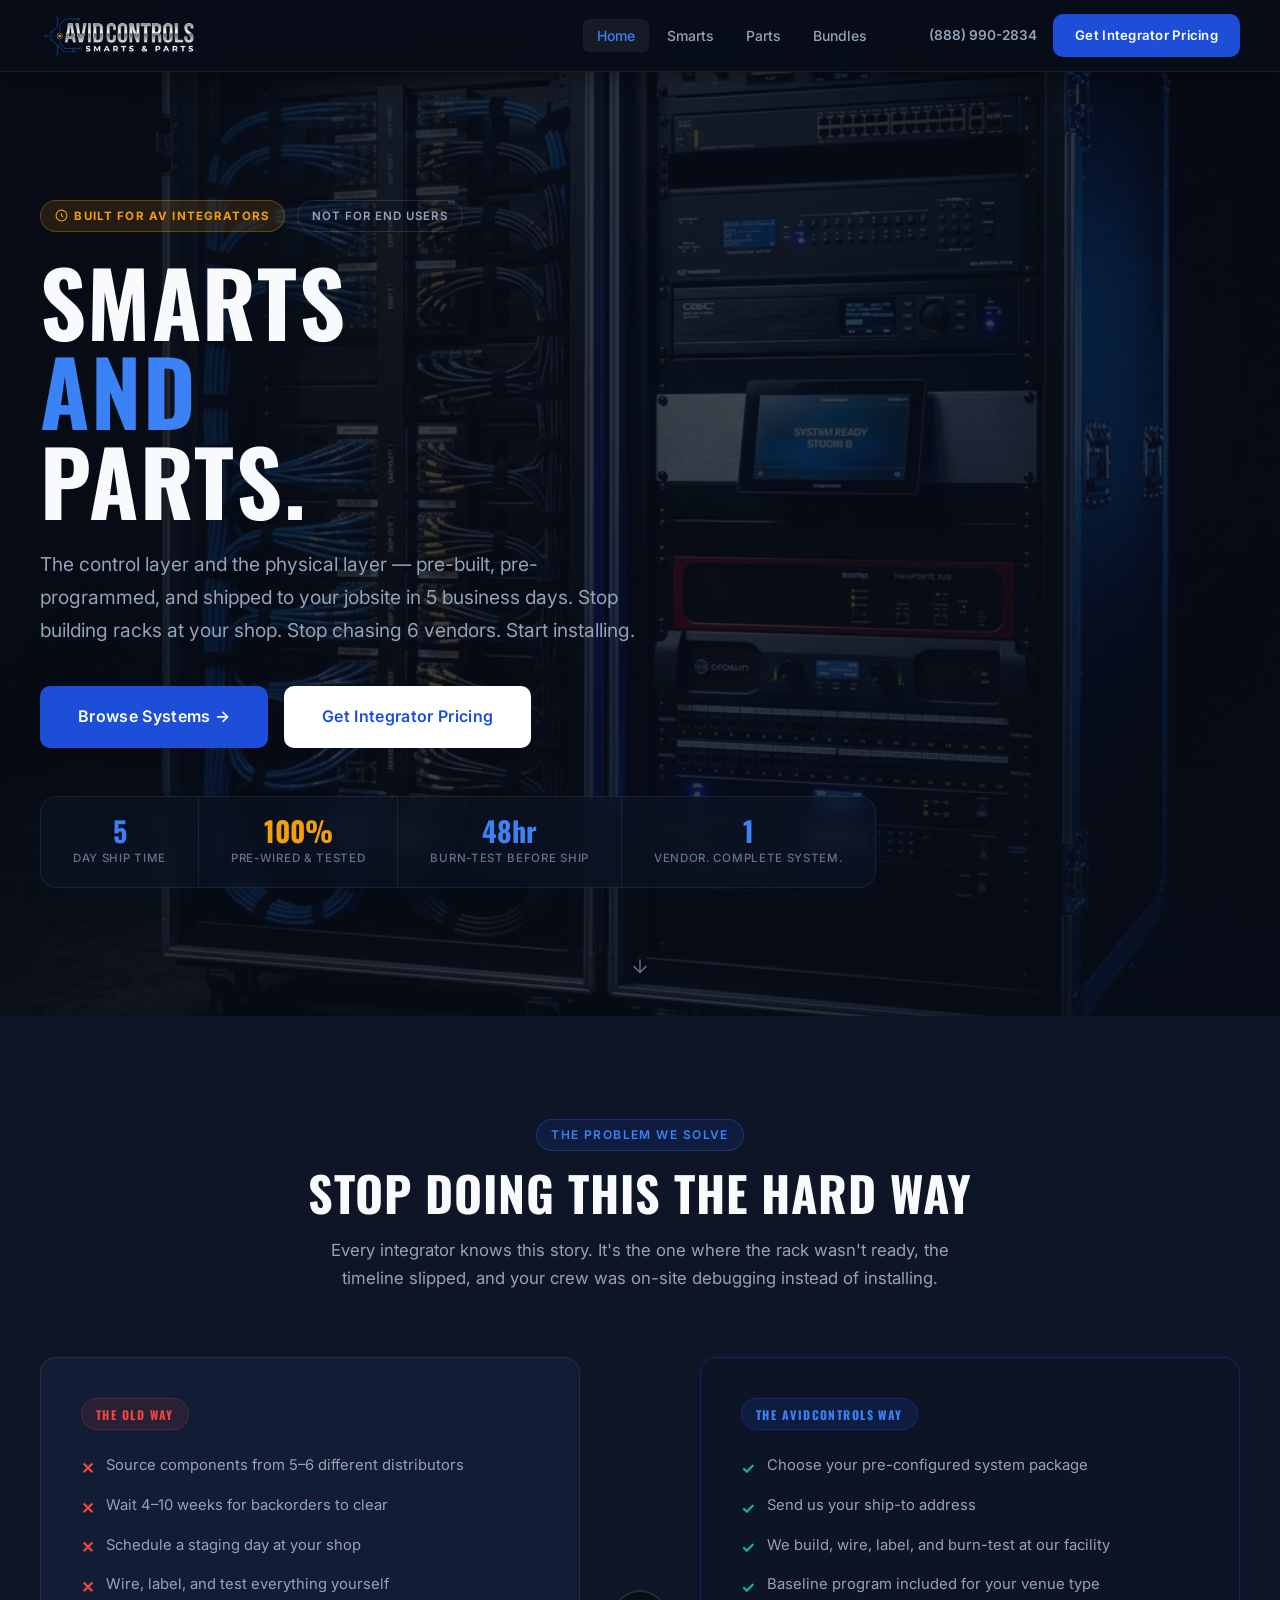
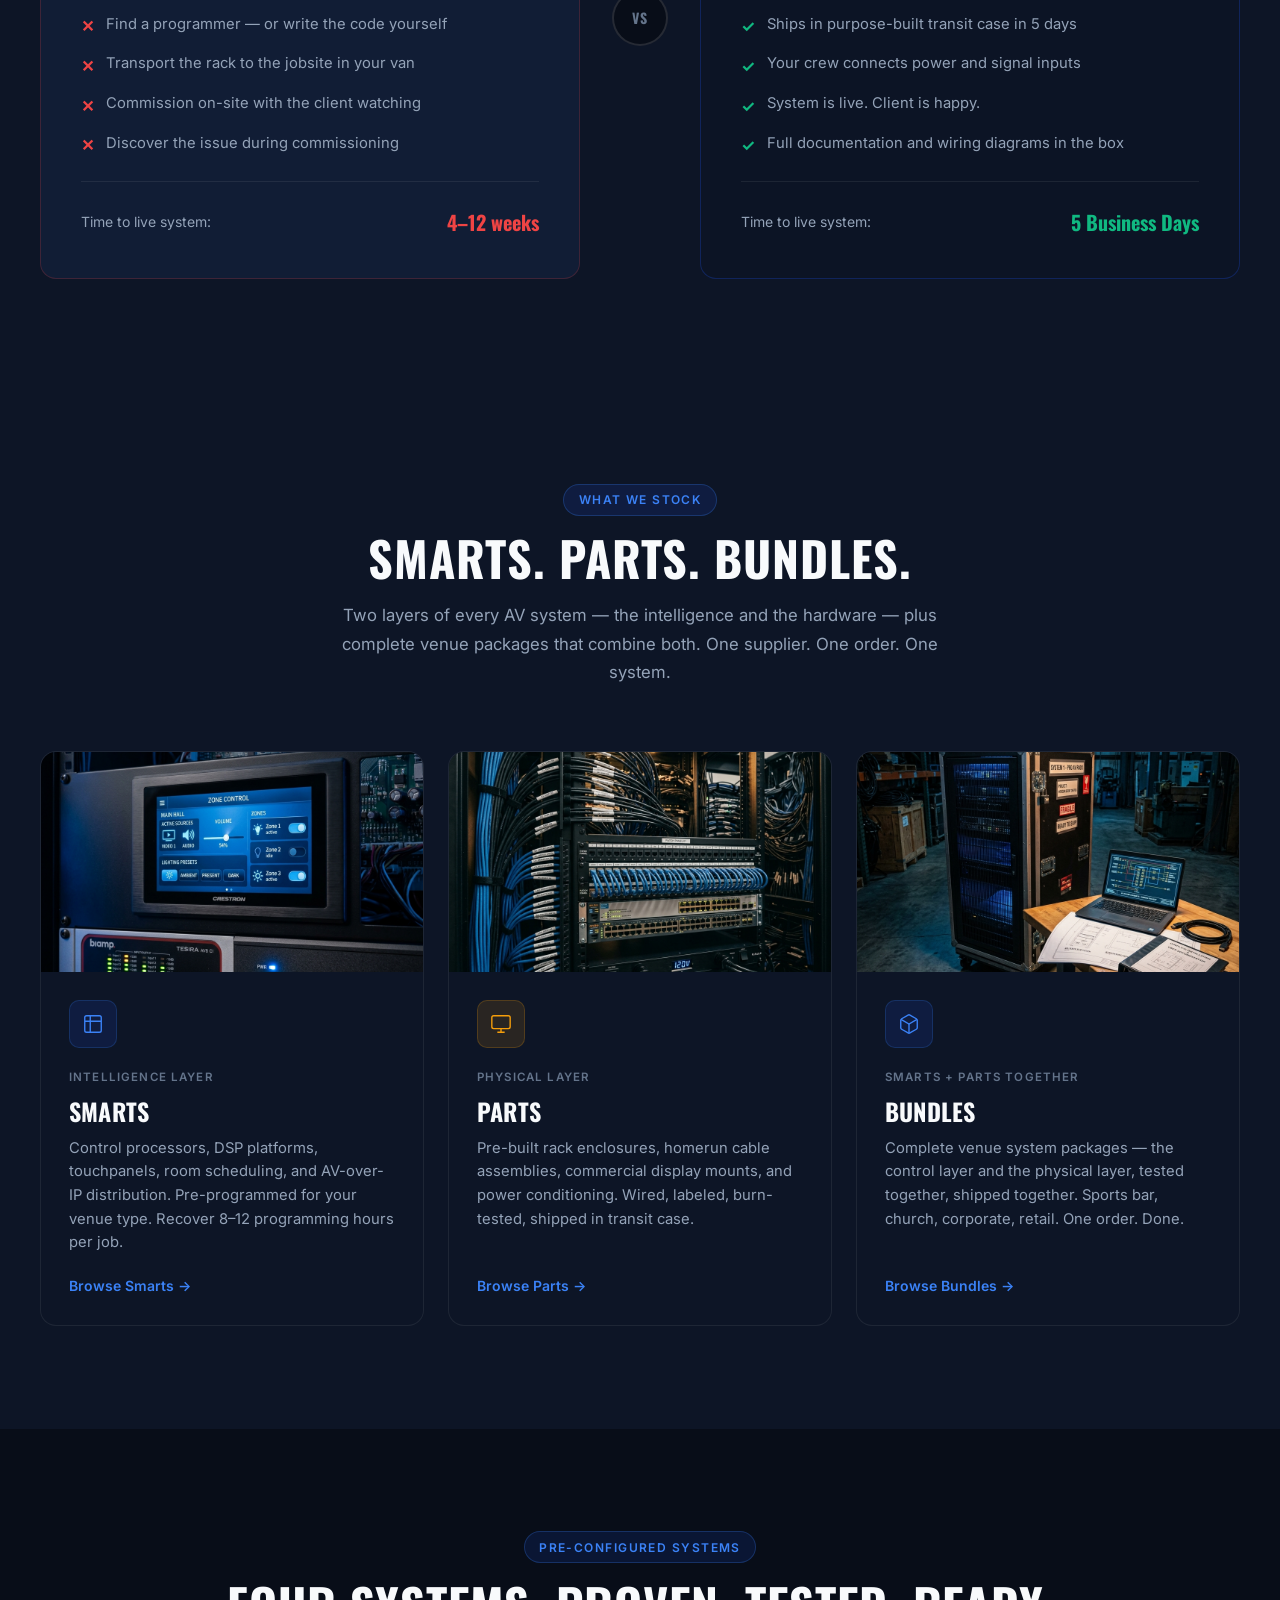
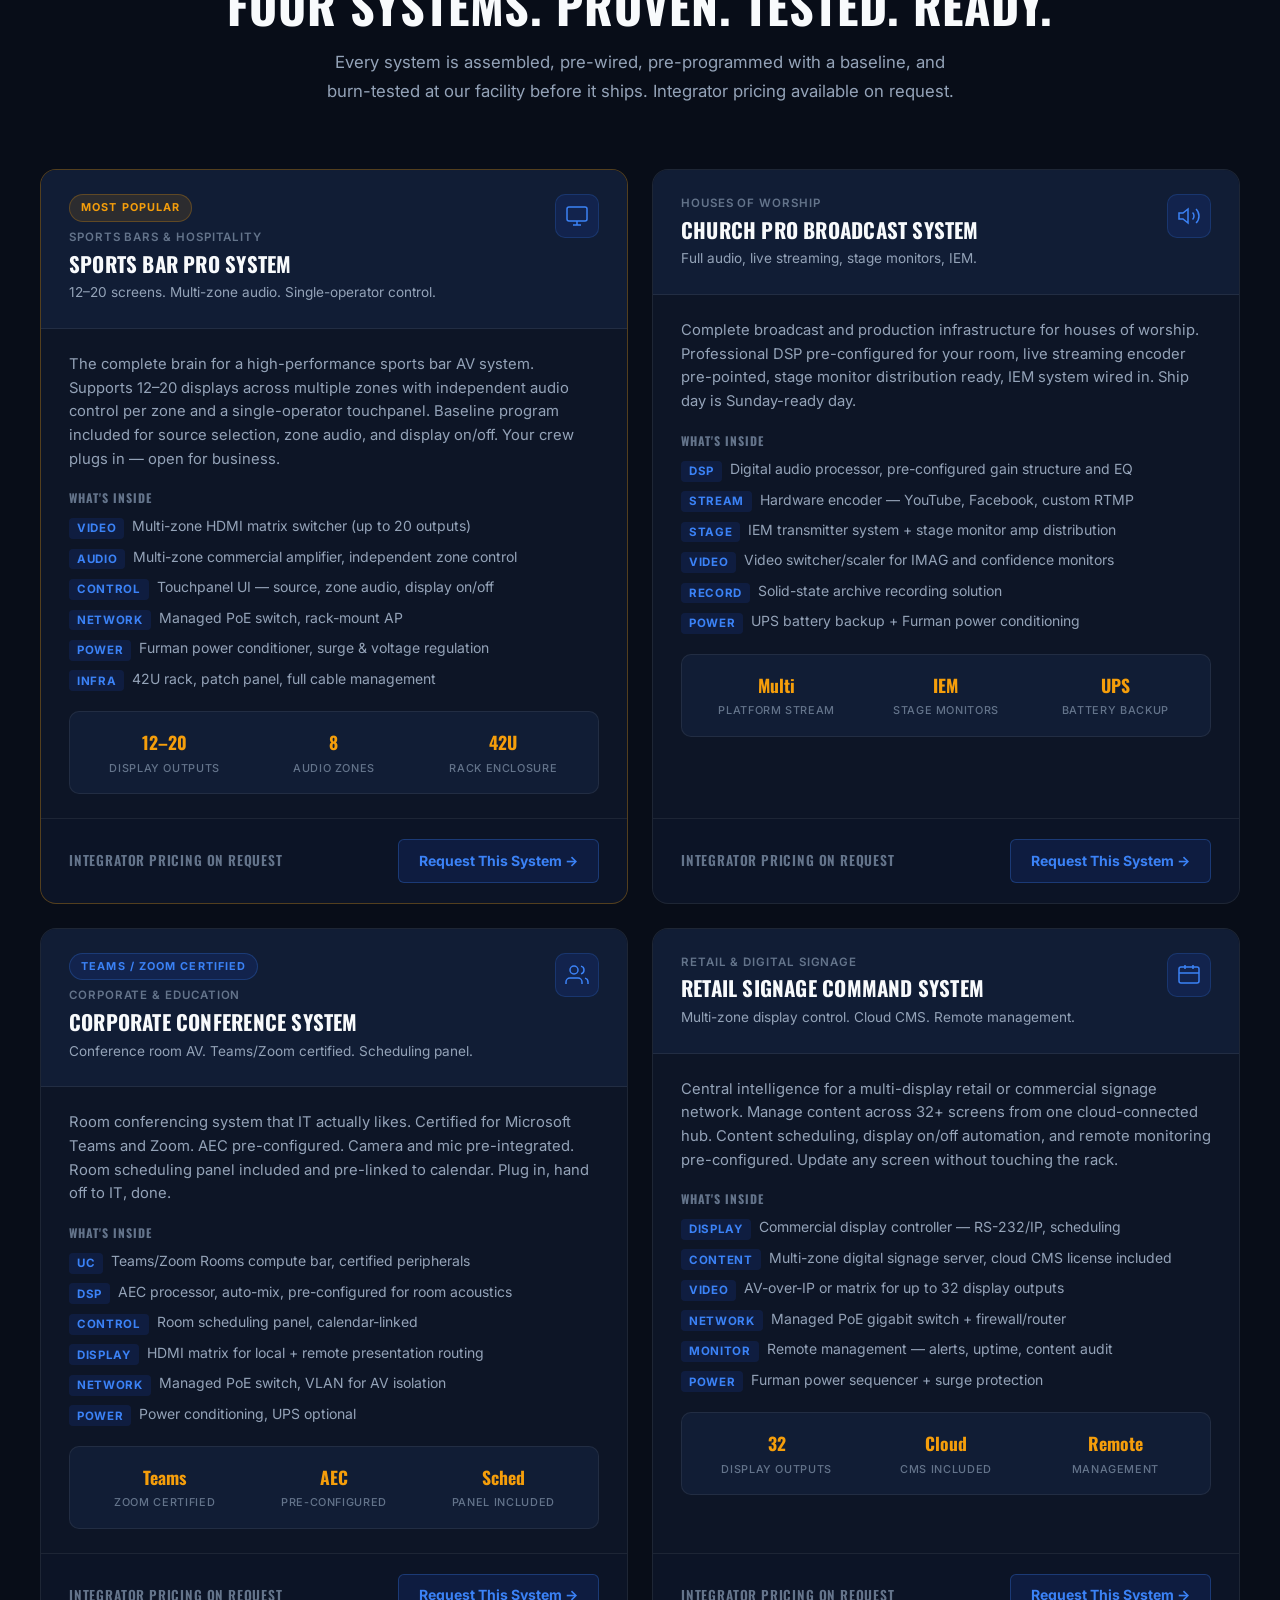
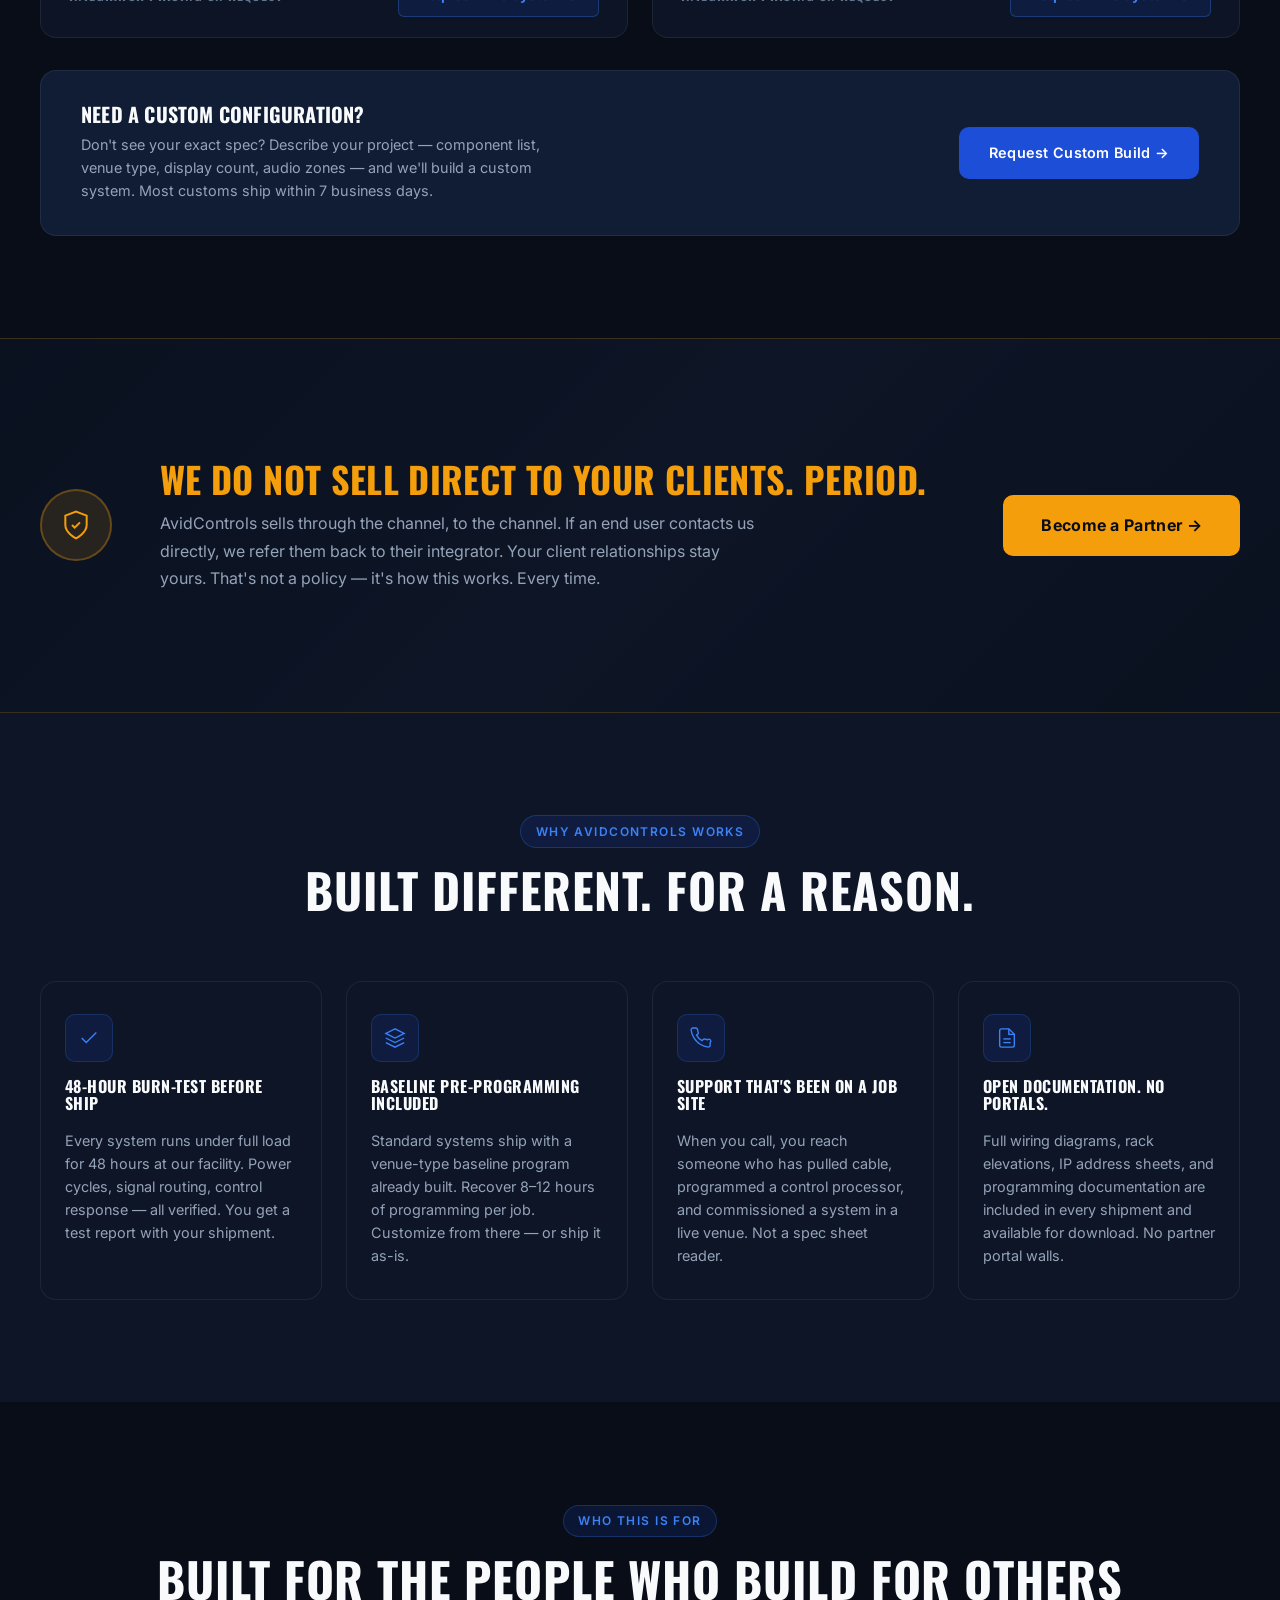
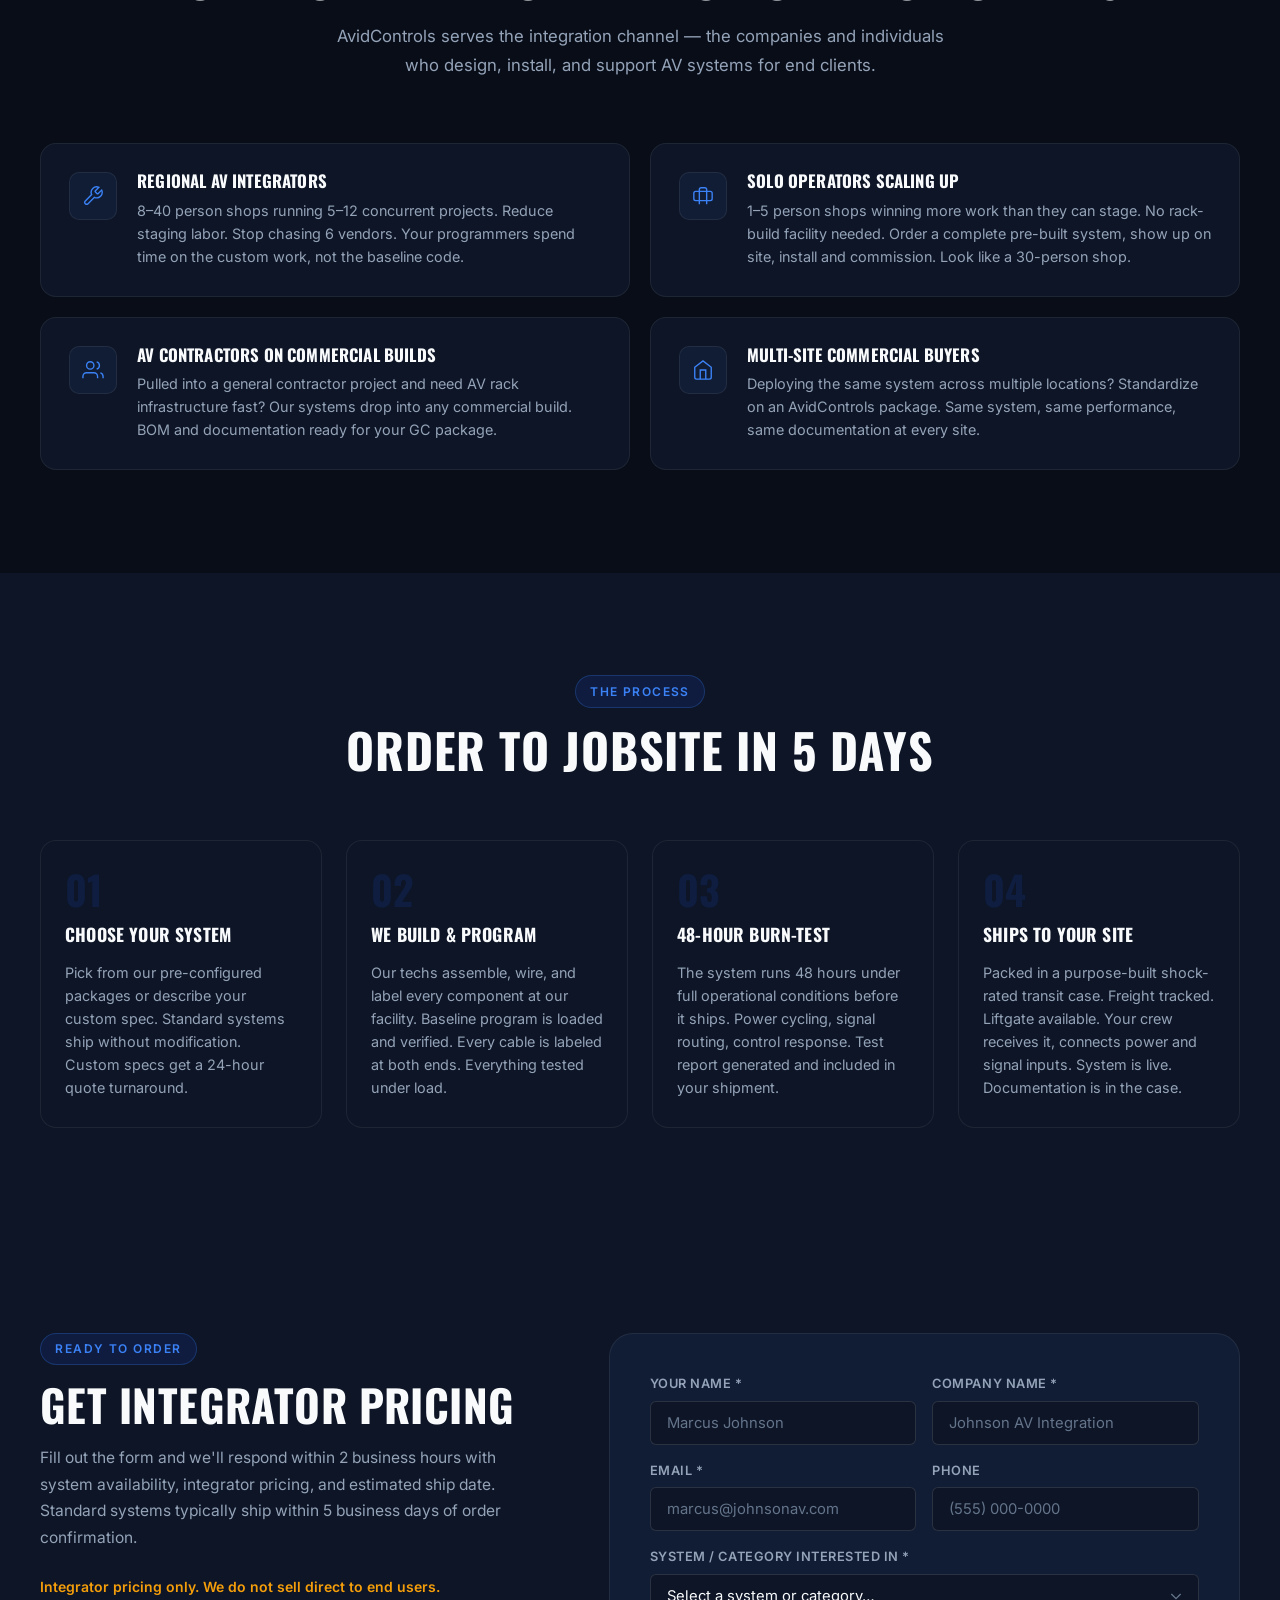
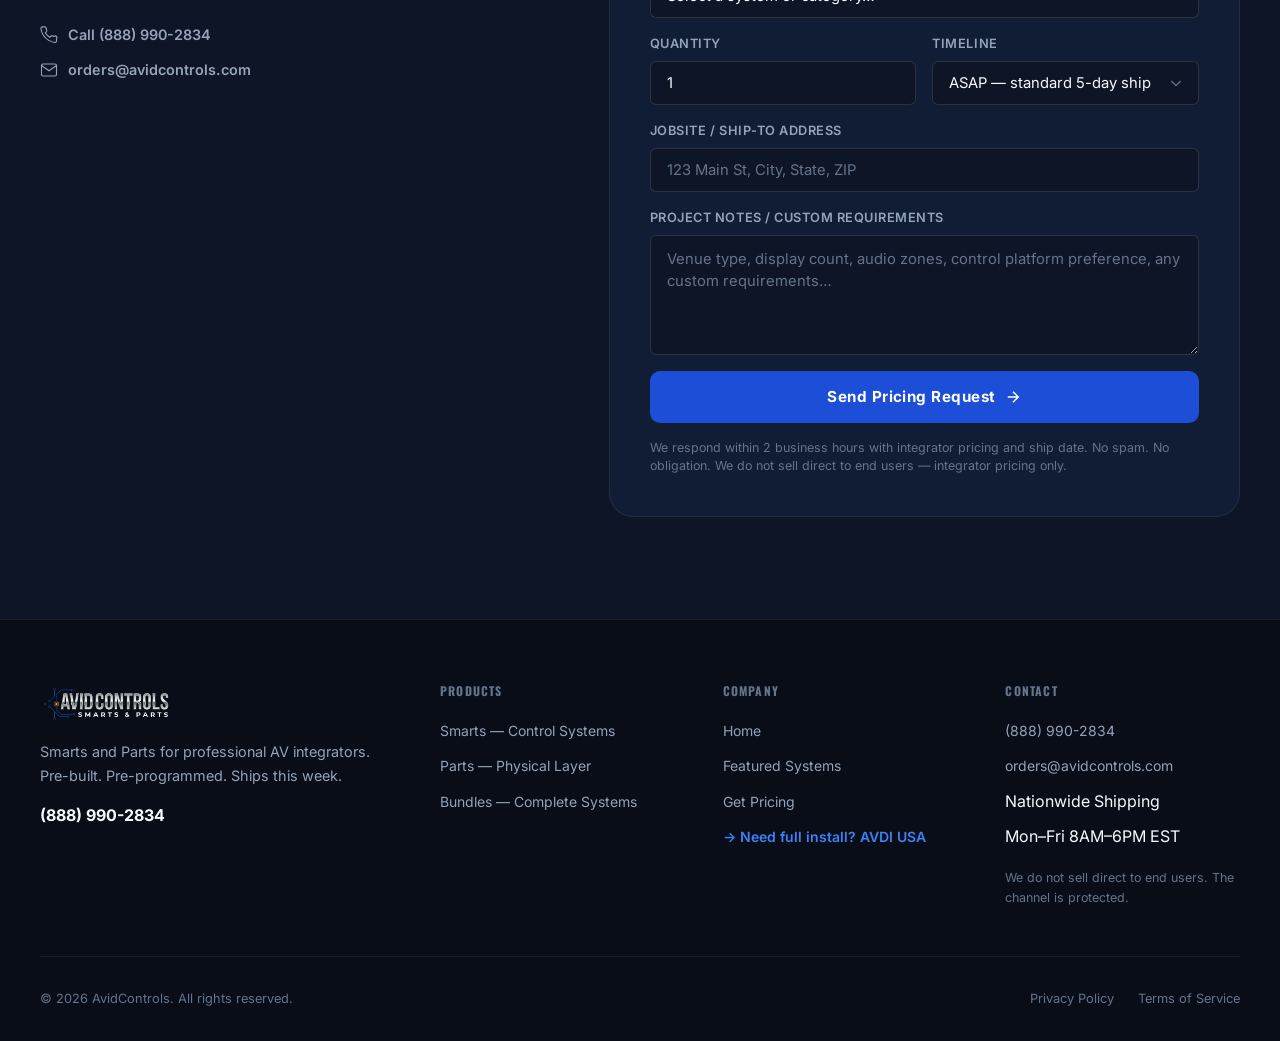
<file: index.html>
<!DOCTYPE html>
<html lang="en-US">
<head>
  <meta charset="UTF-8" />
  <meta name="viewport" content="width=device-width, initial-scale=1.0" />
  <meta name="description" content="AvidControls — Smarts and Parts for AV integrators. Pre-built, pre-programmed AV control systems and hardware components. Ships to your jobsite in 5 business days." />
  <title>AvidControls | Smarts & Parts for AV Integrators</title>
  <meta property="og:title" content="AvidControls — Smarts & Parts for AV Integrators" />
  <meta property="og:description" content="Pre-built, pre-programmed AV control systems and hardware. Ships in 5 days. Built for integrators." />
  <meta property="og:image" content="assets/images/hero-rack.png" />
  <link rel="preload" as="image" href="assets/images/hero-rack.png" fetchpriority="high" />
  <link rel="preconnect" href="https://fonts.googleapis.com" />
  <link rel="preconnect" href="https://fonts.gstatic.com" crossorigin />
  <link href="https://fonts.googleapis.com/css2?family=Oswald:wght@400;500;600;700&family=Inter:wght@300;400;500;600;700&display=swap" rel="stylesheet" />
  <link rel="stylesheet" href="styles.css" />
</head>
<body>

  <!-- ── NAV ────────────────────────────────────────────────── -->
  <nav id="navbar" class="navbar scrolled" role="navigation" aria-label="Main Navigation">
    <div class="nav-inner">
      <a href="index.html" class="nav-logo" aria-label="AvidControls Home">
        <img src="assets/images/ac-logo-clean.png" alt="AvidControls" style="height:48px;width:auto;display:block;">
      </a>
      <ul class="nav-links" role="list">
        <li><a href="index.html" class="nav-link nav-link--active">Home</a></li>
        <li><a href="smarts.html" class="nav-link">Smarts</a></li>
        <li><a href="parts.html" class="nav-link">Parts</a></li>
        <li><a href="bundles.html" class="nav-link">Bundles</a></li>
      </ul>
      <div class="nav-cta">
        <a href="tel:8889902834" class="nav-phone">(888) 990-2834</a>
        <a href="#request" class="btn-primary btn-sm">Get Integrator Pricing</a>
      </div>
      <button class="hamburger" id="hamburger-btn" aria-label="Toggle mobile menu" aria-expanded="false">
        <span class="ham-bar"></span><span class="ham-bar"></span><span class="ham-bar"></span>
      </button>
    </div>
    <div class="mobile-menu" id="mobile-menu" aria-hidden="true">
      <ul class="mobile-nav-links" role="list">
        <li><a href="index.html" class="mobile-nav-link mobile-nav-link--active">Home</a></li>
        <li><a href="smarts.html" class="mobile-nav-link">Smarts — The Intelligence Layer</a></li>
        <li><a href="parts.html" class="mobile-nav-link">Parts — The Physical Layer</a></li>
        <li><a href="bundles.html" class="mobile-nav-link">Bundles — Complete Systems</a></li>
        <li><a href="#request" class="mobile-nav-link mobile-nav-link--cta">Get Integrator Pricing</a></li>
        <li><a href="tel:8889902834" class="mobile-nav-link mobile-nav-link--phone">(888) 990-2834</a></li>
      </ul>
    </div>
  </nav>

  <!-- ── HERO ───────────────────────────────────────────────── -->
  <header class="page-hero" style="min-height:100vh;">
    <div class="hero-bg" style="background-image:url('assets/images/hero-rack.png');"></div>
    <div class="hero-overlay"></div>
    <div class="hero-content container">
      <div class="hero-eyebrow-row">
        <span class="hero-badge">
          <svg viewBox="0 0 24 24" fill="none" stroke="currentColor" stroke-width="2" width="13" height="13"><circle cx="12" cy="12" r="10"/><path d="M12 8v4l3 3"/></svg>
          Built for AV Integrators
        </span>
        <span class="hero-audience-pill">Not for end users</span>
      </div>
      <h1 class="hero-title">Smarts<br/><span class="hero-title-accent">and</span><br/>Parts.</h1>
      <p class="hero-sub">The control layer and the physical layer — pre-built, pre-programmed, and shipped to your jobsite in 5 business days. Stop building racks at your shop. Stop chasing 6 vendors. Start installing.</p>
      <div class="hero-actions">
        <a href="#systems" class="btn-primary btn-lg">Browse Systems →</a>
        <a href="#request" class="btn-white btn-lg">Get Integrator Pricing</a>
      </div>
      <div class="hero-stats">
        <div class="hero-stat">
          <span class="hero-stat-val">5</span>
          <span class="hero-stat-label">Day Ship Time</span>
        </div>
        <div class="hero-stat">
          <span class="hero-stat-val hero-stat-val--gold">100%</span>
          <span class="hero-stat-label">Pre-Wired & Tested</span>
        </div>
        <div class="hero-stat">
          <span class="hero-stat-val">48hr</span>
          <span class="hero-stat-label">Burn-Test Before Ship</span>
        </div>
        <div class="hero-stat">
          <span class="hero-stat-val">1</span>
          <span class="hero-stat-label">Vendor. Complete System.</span>
        </div>
      </div>
    </div>
    <div class="hero-scroll-hint" aria-hidden="true">
      <svg viewBox="0 0 24 24" fill="none" stroke="currentColor" stroke-width="1.5" width="22" height="22"><path d="M12 5v14M5 12l7 7 7-7"/></svg>
    </div>
  </header>

  <!-- ── THE OLD WAY VS THE AVIDCONTROLS WAY ─────────────── -->
  <section class="compare-section section-pad">
    <div class="container">
      <div class="section-header">
        <span class="section-eyebrow">The Problem We Solve</span>
        <h2 class="section-title">Stop Doing This the Hard Way</h2>
        <p class="section-subtitle">Every integrator knows this story. It's the one where the rack wasn't ready, the timeline slipped, and your crew was on-site debugging instead of installing.</p>
      </div>
      <div class="compare-grid">
        <div class="compare-col compare-col--bad reveal">
          <div class="compare-label compare-label--bad">The Old Way</div>
          <ul class="compare-list">
            <li><span class="cmp-x">✕</span> Source components from 5–6 different distributors</li>
            <li><span class="cmp-x">✕</span> Wait 4–10 weeks for backorders to clear</li>
            <li><span class="cmp-x">✕</span> Schedule a staging day at your shop</li>
            <li><span class="cmp-x">✕</span> Wire, label, and test everything yourself</li>
            <li><span class="cmp-x">✕</span> Find a programmer — or write the code yourself</li>
            <li><span class="cmp-x">✕</span> Transport the rack to the jobsite in your van</li>
            <li><span class="cmp-x">✕</span> Commission on-site with the client watching</li>
            <li><span class="cmp-x">✕</span> Discover the issue during commissioning</li>
          </ul>
          <div class="compare-total compare-total--bad">
            <span>Time to live system:</span>
            <strong>4–12 weeks</strong>
          </div>
        </div>
        <div class="compare-vs">
          <div class="vs-ring">VS</div>
        </div>
        <div class="compare-col compare-col--good reveal">
          <div class="compare-label compare-label--good">The AvidControls Way</div>
          <ul class="compare-list">
            <li><span class="cmp-check">✓</span> Choose your pre-configured system package</li>
            <li><span class="cmp-check">✓</span> Send us your ship-to address</li>
            <li><span class="cmp-check">✓</span> We build, wire, label, and burn-test at our facility</li>
            <li><span class="cmp-check">✓</span> Baseline program included for your venue type</li>
            <li><span class="cmp-check">✓</span> Ships in purpose-built transit case in 5 days</li>
            <li><span class="cmp-check">✓</span> Your crew connects power and signal inputs</li>
            <li><span class="cmp-check">✓</span> System is live. Client is happy.</li>
            <li><span class="cmp-check">✓</span> Full documentation and wiring diagrams in the box</li>
          </ul>
          <div class="compare-total compare-total--good">
            <span>Time to live system:</span>
            <strong>5 Business Days</strong>
          </div>
        </div>
      </div>
    </div>
  </section>

  <!-- ── CATEGORY CARDS ─────────────────────────────────────── -->
  <section class="section-pad section-dark-2">
    <div class="container">
      <div class="section-header">
        <span class="section-eyebrow">What We Stock</span>
        <h2 class="section-title">Smarts. Parts. Bundles.</h2>
        <p class="section-subtitle">Two layers of every AV system — the intelligence and the hardware — plus complete venue packages that combine both. One supplier. One order. One system.</p>
      </div>
      <div class="category-grid">

        <a href="smarts.html" class="category-card reveal">
          <div class="category-card__img">
            <img src="assets/images/smarts-hero.png" alt="Smarts — AV Control Systems" loading="lazy">
          </div>
          <div class="category-card__body">
            <div class="category-card__icon category-card__icon--blue">
              <svg viewBox="0 0 24 24" fill="none" stroke="currentColor" stroke-width="1.5" width="22" height="22"><path d="M9 3H5a2 2 0 00-2 2v4m6-6h10a2 2 0 012 2v4M9 3v18m0 0h10a2 2 0 002-2V9M9 21H5a2 2 0 01-2-2V9m0 0h18"/></svg>
            </div>
            <span class="category-card__tag">Intelligence Layer</span>
            <h3 class="category-card__title">Smarts</h3>
            <p class="category-card__desc">Control processors, DSP platforms, touchpanels, room scheduling, and AV-over-IP distribution. Pre-programmed for your venue type. Recover 8–12 programming hours per job.</p>
            <span class="category-card__cta">Browse Smarts →</span>
          </div>
        </a>

        <a href="parts.html" class="category-card reveal">
          <div class="category-card__img">
            <img src="assets/images/parts-hero.png" alt="Parts — AV Hardware and Racks" loading="lazy">
          </div>
          <div class="category-card__body">
            <div class="category-card__icon category-card__icon--gold">
              <svg viewBox="0 0 24 24" fill="none" stroke="currentColor" stroke-width="1.5" width="22" height="22"><rect x="2" y="3" width="20" height="14" rx="2"/><path d="M8 21h8M12 17v4"/></svg>
            </div>
            <span class="category-card__tag">Physical Layer</span>
            <h3 class="category-card__title">Parts</h3>
            <p class="category-card__desc">Pre-built rack enclosures, homerun cable assemblies, commercial display mounts, and power conditioning. Wired, labeled, burn-tested, shipped in transit case.</p>
            <span class="category-card__cta">Browse Parts →</span>
          </div>
        </a>

        <a href="bundles.html" class="category-card reveal">
          <div class="category-card__img">
            <img src="assets/images/bundles-hero.png" alt="Bundles — Complete AV Systems" loading="lazy">
          </div>
          <div class="category-card__body">
            <div class="category-card__icon category-card__icon--blue">
              <svg viewBox="0 0 24 24" fill="none" stroke="currentColor" stroke-width="1.5" width="22" height="22"><path d="M21 16V8a2 2 0 00-1-1.73l-7-4a2 2 0 00-2 0l-7 4A2 2 0 003 8v8a2 2 0 001 1.73l7 4a2 2 0 002 0l7-4A2 2 0 0021 16z"/><polyline points="3.27 6.96 12 12.01 20.73 6.96"/><line x1="12" y1="22.08" x2="12" y2="12"/></svg>
            </div>
            <span class="category-card__tag">Smarts + Parts Together</span>
            <h3 class="category-card__title">Bundles</h3>
            <p class="category-card__desc">Complete venue system packages — the control layer and the physical layer, tested together, shipped together. Sports bar, church, corporate, retail. One order. Done.</p>
            <span class="category-card__cta">Browse Bundles →</span>
          </div>
        </a>

      </div>
    </div>
  </section>

  <!-- ── FEATURED SYSTEMS ───────────────────────────────────── -->
  <section class="section-pad section-dark" id="systems">
    <div class="container">
      <div class="section-header">
        <span class="section-eyebrow">Pre-Configured Systems</span>
        <h2 class="section-title">Four Systems. Proven. Tested. Ready.</h2>
        <p class="section-subtitle">Every system is assembled, pre-wired, pre-programmed with a baseline, and burn-tested at our facility before it ships. Integrator pricing available on request.</p>
      </div>
      <div class="systems-grid">

        <!-- SPORTS BAR PRO -->
        <article class="system-card system-card--featured" id="sys-sports-bar">
          <div class="system-card__header">
            <div class="system-card__meta">
              <span class="system-card__badge">Most Popular</span>
              <span class="system-card__tag">Sports Bars &amp; Hospitality</span>
              <h3 class="system-card__name">Sports Bar Pro System</h3>
              <p class="system-card__sub">12–20 screens. Multi-zone audio. Single-operator control.</p>
            </div>
            <div class="system-card__icon">
              <svg viewBox="0 0 24 24" fill="none" stroke="currentColor" stroke-width="1.5" width="24" height="24"><rect x="2" y="3" width="20" height="14" rx="2"/><path d="M8 21h8M12 17v4"/></svg>
            </div>
          </div>
          <div class="system-card__body">
            <p class="system-card__desc">The complete brain for a high-performance sports bar AV system. Supports 12–20 displays across multiple zones with independent audio control per zone and a single-operator touchpanel. Baseline program included for source selection, zone audio, and display on/off. Your crew plugs in — open for business.</p>
            <div class="system-card__components">
              <h4>What's Inside</h4>
              <ul class="component-list">
                <li><span class="comp-cat">Video</span> Multi-zone HDMI matrix switcher (up to 20 outputs)</li>
                <li><span class="comp-cat">Audio</span> Multi-zone commercial amplifier, independent zone control</li>
                <li><span class="comp-cat">Control</span> Touchpanel UI — source, zone audio, display on/off</li>
                <li><span class="comp-cat">Network</span> Managed PoE switch, rack-mount AP</li>
                <li><span class="comp-cat">Power</span> Furman power conditioner, surge &amp; voltage regulation</li>
                <li><span class="comp-cat">Infra</span> 42U rack, patch panel, full cable management</li>
              </ul>
            </div>
            <div class="system-card__specs">
              <div class="sys-spec"><span class="sys-spec-val">12–20</span><span class="sys-spec-key">Display Outputs</span></div>
              <div class="sys-spec"><span class="sys-spec-val">8</span><span class="sys-spec-key">Audio Zones</span></div>
              <div class="sys-spec"><span class="sys-spec-val">42U</span><span class="sys-spec-key">Rack Enclosure</span></div>
            </div>
          </div>
          <div class="system-card__footer">
            <div class="sys-pricing">Integrator Pricing on Request</div>
            <a href="#request" class="sys-cta" data-system="Sports Bar Pro System">Request This System →</a>
          </div>
        </article>

        <!-- CHURCH PRO BROADCAST -->
        <article class="system-card" id="sys-church">
          <div class="system-card__header">
            <div class="system-card__meta">
              <span class="system-card__tag">Houses of Worship</span>
              <h3 class="system-card__name">Church Pro Broadcast System</h3>
              <p class="system-card__sub">Full audio, live streaming, stage monitors, IEM.</p>
            </div>
            <div class="system-card__icon">
              <svg viewBox="0 0 24 24" fill="none" stroke="currentColor" stroke-width="1.5" width="24" height="24"><polygon points="11 5 6 9 2 9 2 15 6 15 11 19 11 5"/><path d="M19.07 4.93a10 10 0 010 14.14M15.54 8.46a5 5 0 010 7.07"/></svg>
            </div>
          </div>
          <div class="system-card__body">
            <p class="system-card__desc">Complete broadcast and production infrastructure for houses of worship. Professional DSP pre-configured for your room, live streaming encoder pre-pointed, stage monitor distribution ready, IEM system wired in. Ship day is Sunday-ready day.</p>
            <div class="system-card__components">
              <h4>What's Inside</h4>
              <ul class="component-list">
                <li><span class="comp-cat">DSP</span> Digital audio processor, pre-configured gain structure and EQ</li>
                <li><span class="comp-cat">Stream</span> Hardware encoder — YouTube, Facebook, custom RTMP</li>
                <li><span class="comp-cat">Stage</span> IEM transmitter system + stage monitor amp distribution</li>
                <li><span class="comp-cat">Video</span> Video switcher/scaler for IMAG and confidence monitors</li>
                <li><span class="comp-cat">Record</span> Solid-state archive recording solution</li>
                <li><span class="comp-cat">Power</span> UPS battery backup + Furman power conditioning</li>
              </ul>
            </div>
            <div class="system-card__specs">
              <div class="sys-spec"><span class="sys-spec-val">Multi</span><span class="sys-spec-key">Platform Stream</span></div>
              <div class="sys-spec"><span class="sys-spec-val">IEM</span><span class="sys-spec-key">Stage Monitors</span></div>
              <div class="sys-spec"><span class="sys-spec-val">UPS</span><span class="sys-spec-key">Battery Backup</span></div>
            </div>
          </div>
          <div class="system-card__footer">
            <div class="sys-pricing">Integrator Pricing on Request</div>
            <a href="#request" class="sys-cta" data-system="Church Pro Broadcast System">Request This System →</a>
          </div>
        </article>

        <!-- CORPORATE CONFERENCE -->
        <article class="system-card" id="sys-corporate">
          <div class="system-card__header">
            <div class="system-card__meta">
              <span class="system-card__badge system-card__badge--blue">Teams / Zoom Certified</span>
              <span class="system-card__tag">Corporate &amp; Education</span>
              <h3 class="system-card__name">Corporate Conference System</h3>
              <p class="system-card__sub">Conference room AV. Teams/Zoom certified. Scheduling panel.</p>
            </div>
            <div class="system-card__icon">
              <svg viewBox="0 0 24 24" fill="none" stroke="currentColor" stroke-width="1.5" width="24" height="24"><path d="M17 21v-2a4 4 0 00-4-4H5a4 4 0 00-4 4v2"/><circle cx="9" cy="7" r="4"/><path d="M23 21v-2a4 4 0 00-3-3.87M16 3.13a4 4 0 010 7.75"/></svg>
            </div>
          </div>
          <div class="system-card__body">
            <p class="system-card__desc">Room conferencing system that IT actually likes. Certified for Microsoft Teams and Zoom. AEC pre-configured. Camera and mic pre-integrated. Room scheduling panel included and pre-linked to calendar. Plug in, hand off to IT, done.</p>
            <div class="system-card__components">
              <h4>What's Inside</h4>
              <ul class="component-list">
                <li><span class="comp-cat">UC</span> Teams/Zoom Rooms compute bar, certified peripherals</li>
                <li><span class="comp-cat">DSP</span> AEC processor, auto-mix, pre-configured for room acoustics</li>
                <li><span class="comp-cat">Control</span> Room scheduling panel, calendar-linked</li>
                <li><span class="comp-cat">Display</span> HDMI matrix for local + remote presentation routing</li>
                <li><span class="comp-cat">Network</span> Managed PoE switch, VLAN for AV isolation</li>
                <li><span class="comp-cat">Power</span> Power conditioning, UPS optional</li>
              </ul>
            </div>
            <div class="system-card__specs">
              <div class="sys-spec"><span class="sys-spec-val">Teams</span><span class="sys-spec-key">Zoom Certified</span></div>
              <div class="sys-spec"><span class="sys-spec-val">AEC</span><span class="sys-spec-key">Pre-Configured</span></div>
              <div class="sys-spec"><span class="sys-spec-val">Sched</span><span class="sys-spec-key">Panel Included</span></div>
            </div>
          </div>
          <div class="system-card__footer">
            <div class="sys-pricing">Integrator Pricing on Request</div>
            <a href="#request" class="sys-cta" data-system="Corporate Conference System">Request This System →</a>
          </div>
        </article>

        <!-- RETAIL SIGNAGE -->
        <article class="system-card" id="sys-retail">
          <div class="system-card__header">
            <div class="system-card__meta">
              <span class="system-card__tag">Retail &amp; Digital Signage</span>
              <h3 class="system-card__name">Retail Signage Command System</h3>
              <p class="system-card__sub">Multi-zone display control. Cloud CMS. Remote management.</p>
            </div>
            <div class="system-card__icon">
              <svg viewBox="0 0 24 24" fill="none" stroke="currentColor" stroke-width="1.5" width="24" height="24"><rect x="2" y="4" width="20" height="16" rx="2"/><path d="M8 2v4M16 2v4M2 10h20"/></svg>
            </div>
          </div>
          <div class="system-card__body">
            <p class="system-card__desc">Central intelligence for a multi-display retail or commercial signage network. Manage content across 32+ screens from one cloud-connected hub. Content scheduling, display on/off automation, and remote monitoring pre-configured. Update any screen without touching the rack.</p>
            <div class="system-card__components">
              <h4>What's Inside</h4>
              <ul class="component-list">
                <li><span class="comp-cat">Display</span> Commercial display controller — RS-232/IP, scheduling</li>
                <li><span class="comp-cat">Content</span> Multi-zone digital signage server, cloud CMS license included</li>
                <li><span class="comp-cat">Video</span> AV-over-IP or matrix for up to 32 display outputs</li>
                <li><span class="comp-cat">Network</span> Managed PoE gigabit switch + firewall/router</li>
                <li><span class="comp-cat">Monitor</span> Remote management — alerts, uptime, content audit</li>
                <li><span class="comp-cat">Power</span> Furman power sequencer + surge protection</li>
              </ul>
            </div>
            <div class="system-card__specs">
              <div class="sys-spec"><span class="sys-spec-val">32</span><span class="sys-spec-key">Display Outputs</span></div>
              <div class="sys-spec"><span class="sys-spec-val">Cloud</span><span class="sys-spec-key">CMS Included</span></div>
              <div class="sys-spec"><span class="sys-spec-val">Remote</span><span class="sys-spec-key">Management</span></div>
            </div>
          </div>
          <div class="system-card__footer">
            <div class="sys-pricing">Integrator Pricing on Request</div>
            <a href="#request" class="sys-cta" data-system="Retail Signage Command System">Request This System →</a>
          </div>
        </article>

      </div>

      <!-- Custom System CTA -->
      <div style="margin-top:2rem;background:var(--clr-bg-3);border:1px solid var(--clr-border);border-radius:var(--radius-lg);padding:2rem 2.5rem;display:flex;align-items:center;justify-content:space-between;gap:2rem;flex-wrap:wrap;">
        <div>
          <h3 style="font-family:var(--font-heading);font-size:1.25rem;font-weight:700;text-transform:uppercase;color:var(--clr-text);margin-bottom:0.5rem;">Need a Custom Configuration?</h3>
          <p style="font-size:0.9rem;color:var(--clr-text-2);max-width:500px;">Don't see your exact spec? Describe your project — component list, venue type, display count, audio zones — and we'll build a custom system. Most customs ship within 7 business days.</p>
        </div>
        <a href="#request" class="btn-primary" data-system="Custom Configuration">Request Custom Build →</a>
      </div>
    </div>
  </section>

  <!-- ── CHANNEL PROMISE ────────────────────────────────────── -->
  <section class="channel-band section-pad-sm">
    <div class="container">
      <div class="channel-inner">
        <div class="channel-icon">
          <svg viewBox="0 0 24 24" fill="none" stroke="currentColor" stroke-width="1.5" width="32" height="32"><path d="M12 22s8-4 8-10V5l-8-3-8 3v7c0 6 8 10 8 10z"/><polyline points="9 12 11 14 15 10"/></svg>
        </div>
        <div class="channel-text">
          <h2>We Do Not Sell Direct to Your Clients. Period.</h2>
          <p>AvidControls sells through the channel, to the channel. If an end user contacts us directly, we refer them back to their integrator. Your client relationships stay yours. That's not a policy — it's how this works. Every time.</p>
        </div>
        <a href="#request" class="btn-gold btn-lg">Become a Partner →</a>
      </div>
    </div>
  </section>

  <!-- ── PROOF POINTS ───────────────────────────────────────── -->
  <section class="section-pad section-dark-2">
    <div class="container">
      <div class="section-header">
        <span class="section-eyebrow">Why AvidControls Works</span>
        <h2 class="section-title">Built Different. For a Reason.</h2>
      </div>
      <div class="proof-grid">
        <div class="proof-card reveal">
          <div class="proof-card__icon">
            <svg viewBox="0 0 24 24" fill="none" stroke="currentColor" stroke-width="1.5" width="22" height="22"><polyline points="20 6 9 17 4 12"/></svg>
          </div>
          <h4>48-Hour Burn-Test Before Ship</h4>
          <p>Every system runs under full load for 48 hours at our facility. Power cycles, signal routing, control response — all verified. You get a test report with your shipment.</p>
        </div>
        <div class="proof-card reveal">
          <div class="proof-card__icon">
            <svg viewBox="0 0 24 24" fill="none" stroke="currentColor" stroke-width="1.5" width="22" height="22"><path d="M12 2L2 7l10 5 10-5-10-5zM2 17l10 5 10-5M2 12l10 5 10-5"/></svg>
          </div>
          <h4>Baseline Pre-Programming Included</h4>
          <p>Standard systems ship with a venue-type baseline program already built. Recover 8–12 hours of programming per job. Customize from there — or ship it as-is.</p>
        </div>
        <div class="proof-card reveal">
          <div class="proof-card__icon">
            <svg viewBox="0 0 24 24" fill="none" stroke="currentColor" stroke-width="1.5" width="22" height="22"><path d="M22 16.92v3a2 2 0 01-2.18 2 19.79 19.79 0 01-8.63-3.07A19.5 19.5 0 014.3 11.93 19.79 19.79 0 011.22 3.32 2 2 0 013.22 1.14h3a2 2 0 012 1.72 12.84 12.84 0 00.7 2.81 2 2 0 01-.45 2.11L7.09 8.91a16 16 0 006 6l1.27-1.27a2 2 0 012.11-.45 12.84 12.84 0 002.81.7A2 2 0 0122 16.92z"/></svg>
          </div>
          <h4>Support That's Been on a Job Site</h4>
          <p>When you call, you reach someone who has pulled cable, programmed a control processor, and commissioned a system in a live venue. Not a spec sheet reader.</p>
        </div>
        <div class="proof-card reveal">
          <div class="proof-card__icon">
            <svg viewBox="0 0 24 24" fill="none" stroke="currentColor" stroke-width="1.5" width="22" height="22"><path d="M14 2H6a2 2 0 00-2 2v16a2 2 0 002 2h12a2 2 0 002-2V8z"/><polyline points="14 2 14 8 20 8"/><line x1="16" y1="13" x2="8" y2="13"/><line x1="16" y1="17" x2="8" y2="17"/></svg>
          </div>
          <h4>Open Documentation. No Portals.</h4>
          <p>Full wiring diagrams, rack elevations, IP address sheets, and programming documentation are included in every shipment and available for download. No partner portal walls.</p>
        </div>
      </div>
    </div>
  </section>

  <!-- ── WHO IT'S FOR ───────────────────────────────────────── -->
  <section class="section-pad section-dark">
    <div class="container">
      <div class="section-header">
        <span class="section-eyebrow">Who This Is For</span>
        <h2 class="section-title">Built for the People Who Build for Others</h2>
        <p class="section-subtitle">AvidControls serves the integration channel — the companies and individuals who design, install, and support AV systems for end clients.</p>
      </div>
      <div class="who-grid">
        <div class="who-card reveal">
          <div class="who-card__icon">
            <svg viewBox="0 0 24 24" fill="none" stroke="currentColor" stroke-width="1.5" width="22" height="22"><path d="M14.7 6.3a1 1 0 000 1.4l1.6 1.6a1 1 0 001.4 0l3.77-3.77a6 6 0 01-7.94 7.94l-6.91 6.91a2.12 2.12 0 01-3-3l6.91-6.91a6 6 0 017.94-7.94l-3.76 3.76z"/></svg>
          </div>
          <div class="who-card__body">
            <h3>Regional AV Integrators</h3>
            <p>8–40 person shops running 5–12 concurrent projects. Reduce staging labor. Stop chasing 6 vendors. Your programmers spend time on the custom work, not the baseline code.</p>
          </div>
        </div>
        <div class="who-card reveal">
          <div class="who-card__icon">
            <svg viewBox="0 0 24 24" fill="none" stroke="currentColor" stroke-width="1.5" width="22" height="22"><path d="M20 7H4a2 2 0 00-2 2v6a2 2 0 002 2h16a2 2 0 002-2V9a2 2 0 00-2-2z"/><path d="M16 21V5a2 2 0 00-2-2h-4a2 2 0 00-2 2v16"/></svg>
          </div>
          <div class="who-card__body">
            <h3>Solo Operators Scaling Up</h3>
            <p>1–5 person shops winning more work than they can stage. No rack-build facility needed. Order a complete pre-built system, show up on site, install and commission. Look like a 30-person shop.</p>
          </div>
        </div>
        <div class="who-card reveal">
          <div class="who-card__icon">
            <svg viewBox="0 0 24 24" fill="none" stroke="currentColor" stroke-width="1.5" width="22" height="22"><path d="M17 21v-2a4 4 0 00-4-4H5a4 4 0 00-4 4v2"/><circle cx="9" cy="7" r="4"/><path d="M23 21v-2a4 4 0 00-3-3.87M16 3.13a4 4 0 010 7.75"/></svg>
          </div>
          <div class="who-card__body">
            <h3>AV Contractors on Commercial Builds</h3>
            <p>Pulled into a general contractor project and need AV rack infrastructure fast? Our systems drop into any commercial build. BOM and documentation ready for your GC package.</p>
          </div>
        </div>
        <div class="who-card reveal">
          <div class="who-card__icon">
            <svg viewBox="0 0 24 24" fill="none" stroke="currentColor" stroke-width="1.5" width="22" height="22"><path d="M3 9l9-7 9 7v11a2 2 0 01-2 2H5a2 2 0 01-2-2z"/><polyline points="9 22 9 12 15 12 15 22"/></svg>
          </div>
          <div class="who-card__body">
            <h3>Multi-Site Commercial Buyers</h3>
            <p>Deploying the same system across multiple locations? Standardize on an AvidControls package. Same system, same performance, same documentation at every site.</p>
          </div>
        </div>
      </div>
    </div>
  </section>

  <!-- ── HOW IT WORKS ───────────────────────────────────────── -->
  <section class="section-pad section-dark-2">
    <div class="container">
      <div class="section-header">
        <span class="section-eyebrow">The Process</span>
        <h2 class="section-title">Order to Jobsite in 5 Days</h2>
      </div>
      <div class="steps-grid">
        <div class="step-card reveal">
          <div class="step-num">01</div>
          <h3>Choose Your System</h3>
          <p>Pick from our pre-configured packages or describe your custom spec. Standard systems ship without modification. Custom specs get a 24-hour quote turnaround.</p>
        </div>
        <div class="step-card reveal">
          <div class="step-num">02</div>
          <h3>We Build &amp; Program</h3>
          <p>Our techs assemble, wire, and label every component at our facility. Baseline program is loaded and verified. Every cable is labeled at both ends. Everything tested under load.</p>
        </div>
        <div class="step-card reveal">
          <div class="step-num">03</div>
          <h3>48-Hour Burn-Test</h3>
          <p>The system runs 48 hours under full operational conditions before it ships. Power cycling, signal routing, control response. Test report generated and included in your shipment.</p>
        </div>
        <div class="step-card reveal">
          <div class="step-num">04</div>
          <h3>Ships to Your Site</h3>
          <p>Packed in a purpose-built shock-rated transit case. Freight tracked. Liftgate available. Your crew receives it, connects power and signal inputs. System is live. Documentation is in the case.</p>
        </div>
      </div>
    </div>
  </section>

  <!-- ── REQUEST FORM ───────────────────────────────────────── -->
  <section class="request-section section-pad" id="request">
    <div class="container">
      <div class="request-inner">
        <div class="request-text">
          <span class="section-eyebrow">Ready to Order</span>
          <h2>Get Integrator Pricing</h2>
          <p>Fill out the form and we'll respond within 2 business hours with system availability, integrator pricing, and estimated ship date. Standard systems typically ship within 5 business days of order confirmation.</p>
          <p style="font-size:0.875rem;color:var(--clr-gold);margin-top:0.5rem;font-weight:600;">Integrator pricing only. We do not sell direct to end users.</p>
          <div class="contact-options">
            <a href="tel:8889902834" class="contact-link">
              <svg viewBox="0 0 24 24" fill="none" stroke="currentColor" stroke-width="1.5" width="18" height="18"><path d="M22 16.92v3a2 2 0 01-2.18 2 19.79 19.79 0 01-8.63-3.07A19.5 19.5 0 014.3 11.93 19.79 19.79 0 011.22 3.32 2 2 0 013.22 1.14h3a2 2 0 012 1.72 12.84 12.84 0 00.7 2.81 2 2 0 01-.45 2.11L7.09 8.91a16 16 0 006 6l1.27-1.27a2 2 0 012.11-.45 12.84 12.84 0 002.81.7A2 2 0 0122 16.92z"/></svg>
              Call (888) 990-2834
            </a>
            <a href="mailto:orders@avidcontrols.com" class="contact-link">
              <svg viewBox="0 0 24 24" fill="none" stroke="currentColor" stroke-width="1.5" width="18" height="18"><path d="M4 4h16c1.1 0 2 .9 2 2v12c0 1.1-.9 2-2 2H4c-1.1 0-2-.9-2-2V6c0-1.1.9-2 2-2z"/><polyline points="22,6 12,13 2,6"/></svg>
              orders@avidcontrols.com
            </a>
          </div>
        </div>

        <form class="quote-form" id="quote-form" action="https://formspree.io/f/AVIDCONTROLS_FORM_ID" method="POST" novalidate>
          <input type="hidden" name="_subject" value="AvidControls Pricing Request" />
          <div class="form-row">
            <div class="form-group">
              <label for="name" class="form-label">Your Name *</label>
              <input type="text" id="name" name="name" class="form-input" placeholder="Marcus Johnson" required />
            </div>
            <div class="form-group">
              <label for="company" class="form-label">Company Name *</label>
              <input type="text" id="company" name="company" class="form-input" placeholder="Johnson AV Integration" required />
            </div>
          </div>
          <div class="form-row">
            <div class="form-group">
              <label for="email" class="form-label">Email *</label>
              <input type="email" id="email" name="email" class="form-input" placeholder="marcus@johnsonav.com" required />
            </div>
            <div class="form-group">
              <label for="phone" class="form-label">Phone</label>
              <input type="tel" id="phone" name="phone" class="form-input" placeholder="(555) 000-0000" />
            </div>
          </div>
          <div class="form-group">
            <label for="system" class="form-label">System / Category Interested In *</label>
            <select id="system" name="system" class="form-input form-select" required>
              <option value="">Select a system or category…</option>
              <option value="Sports Bar Pro System">Sports Bar Pro System</option>
              <option value="Church Pro Broadcast System">Church Pro Broadcast System</option>
              <option value="Corporate Conference System">Corporate Conference System</option>
              <option value="Retail Signage Command System">Retail Signage Command System</option>
              <option value="Smarts — Control Systems">Smarts — Control Systems (general)</option>
              <option value="Parts — Hardware">Parts — Hardware (racks, cable, mounting)</option>
              <option value="Complete Bundle">Complete Bundle — Smarts + Parts</option>
              <option value="Custom Configuration">Custom Configuration — Describe Below</option>
            </select>
          </div>
          <div class="form-row">
            <div class="form-group">
              <label for="qty" class="form-label">Quantity</label>
              <input type="number" id="qty" name="quantity" class="form-input" min="1" placeholder="1" value="1" />
            </div>
            <div class="form-group">
              <label for="timeline" class="form-label">Timeline</label>
              <select id="timeline" name="timeline" class="form-input form-select">
                <option value="ASAP">ASAP — standard 5-day ship</option>
                <option value="1 week">Within 1 week</option>
                <option value="2-4 weeks">2–4 weeks</option>
                <option value="Planning">Still in project planning</option>
              </select>
            </div>
          </div>
          <div class="form-group">
            <label for="ship-address" class="form-label">Jobsite / Ship-To Address</label>
            <input type="text" id="ship-address" name="ship_address" class="form-input" placeholder="123 Main St, City, State, ZIP" />
          </div>
          <div class="form-group">
            <label for="notes" class="form-label">Project Notes / Custom Requirements</label>
            <textarea id="notes" name="notes" class="form-input form-textarea" rows="4" placeholder="Venue type, display count, audio zones, control platform preference, any custom requirements…"></textarea>
          </div>
          <button type="submit" class="form-submit-btn" id="submit-btn">
            <span id="btn-label">Send Pricing Request</span>
            <svg viewBox="0 0 24 24" fill="none" stroke="currentColor" stroke-width="2" width="18" height="18"><path d="M5 12h14M12 5l7 7-7 7"/></svg>
          </button>
          <p class="form-disclaimer">We respond within 2 business hours with integrator pricing and ship date. No spam. No obligation. We do not sell direct to end users — integrator pricing only.</p>
        </form>
      </div>
    </div>
  </section>

  <!-- ── FOOTER ─────────────────────────────────────────────── -->
  <footer class="footer">
    <div class="container">
      <div class="footer-grid">
        <div class="footer-brand">
          <div class="footer-logo"><img src="assets/images/ac-logo-clean.png" alt="AvidControls" style="height:40px;width:auto;"></div>
          <p class="footer-tagline">Smarts and Parts for professional AV integrators. Pre-built. Pre-programmed. Ships this week.</p>
          <a href="tel:8889902834" class="footer-phone">(888) 990-2834</a>
        </div>
        <div class="footer-links-group">
          <h4 class="footer-links-title">Products</h4>
          <ul class="footer-links">
            <li><a href="smarts.html">Smarts — Control Systems</a></li>
            <li><a href="parts.html">Parts — Physical Layer</a></li>
            <li><a href="bundles.html">Bundles — Complete Systems</a></li>
          </ul>
        </div>
        <div class="footer-links-group">
          <h4 class="footer-links-title">Company</h4>
          <ul class="footer-links">
            <li><a href="index.html">Home</a></li>
            <li><a href="#systems">Featured Systems</a></li>
            <li><a href="#request">Get Pricing</a></li>
            <li><a href="https://avdiusa.com" target="_blank" rel="noopener" class="footer-avdi-link">→ Need full install? AVDI USA</a></li>
          </ul>
        </div>
        <div class="footer-links-group">
          <h4 class="footer-links-title">Contact</h4>
          <ul class="footer-links">
            <li><a href="tel:8889902834">(888) 990-2834</a></li>
            <li><a href="mailto:orders@avidcontrols.com">orders@avidcontrols.com</a></li>
            <li>Nationwide Shipping</li>
            <li>Mon–Fri 8AM–6PM EST</li>
            <li style="color:var(--clr-text-3);font-size:0.78rem;margin-top:0.5rem;">We do not sell direct to end users. The channel is protected.</li>
          </ul>
        </div>
      </div>
      <div class="footer-bottom">
        <p class="footer-copy">© 2026 AvidControls. All rights reserved.</p>
        <div class="footer-bottom-links">
          <a href="#" class="footer-bottom-link">Privacy Policy</a>
          <a href="#" class="footer-bottom-link">Terms of Service</a>
        </div>
      </div>
    </div>
  </footer>

  <!-- Mobile Sticky CTA -->
  <div class="mobile-sticky">
    <a href="tel:8889902834" class="btn-outline btn-sm" style="flex:1;justify-content:center;">Call Now</a>
    <a href="#request" class="btn-primary btn-sm" style="flex:1;justify-content:center;">Get Pricing</a>
  </div>

  <script src="app.js"></script>
</body>
</html>
</file>
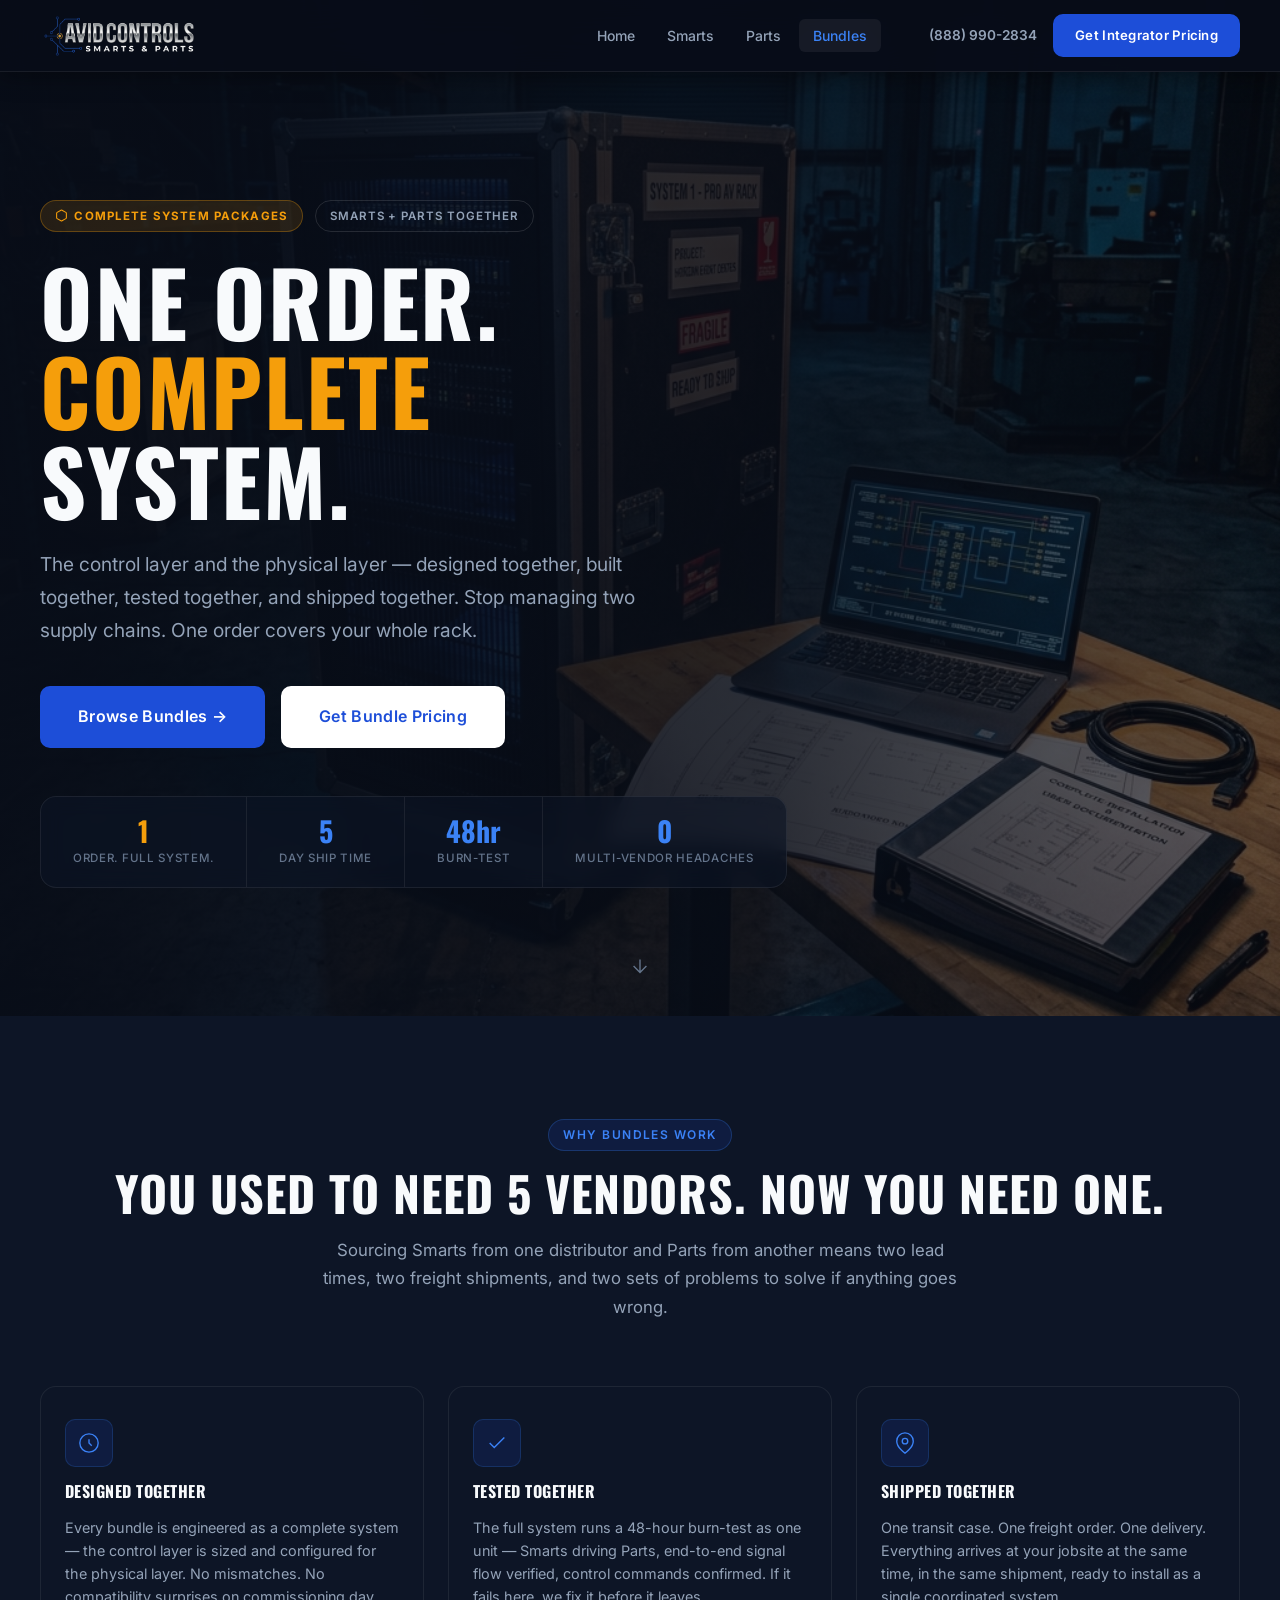
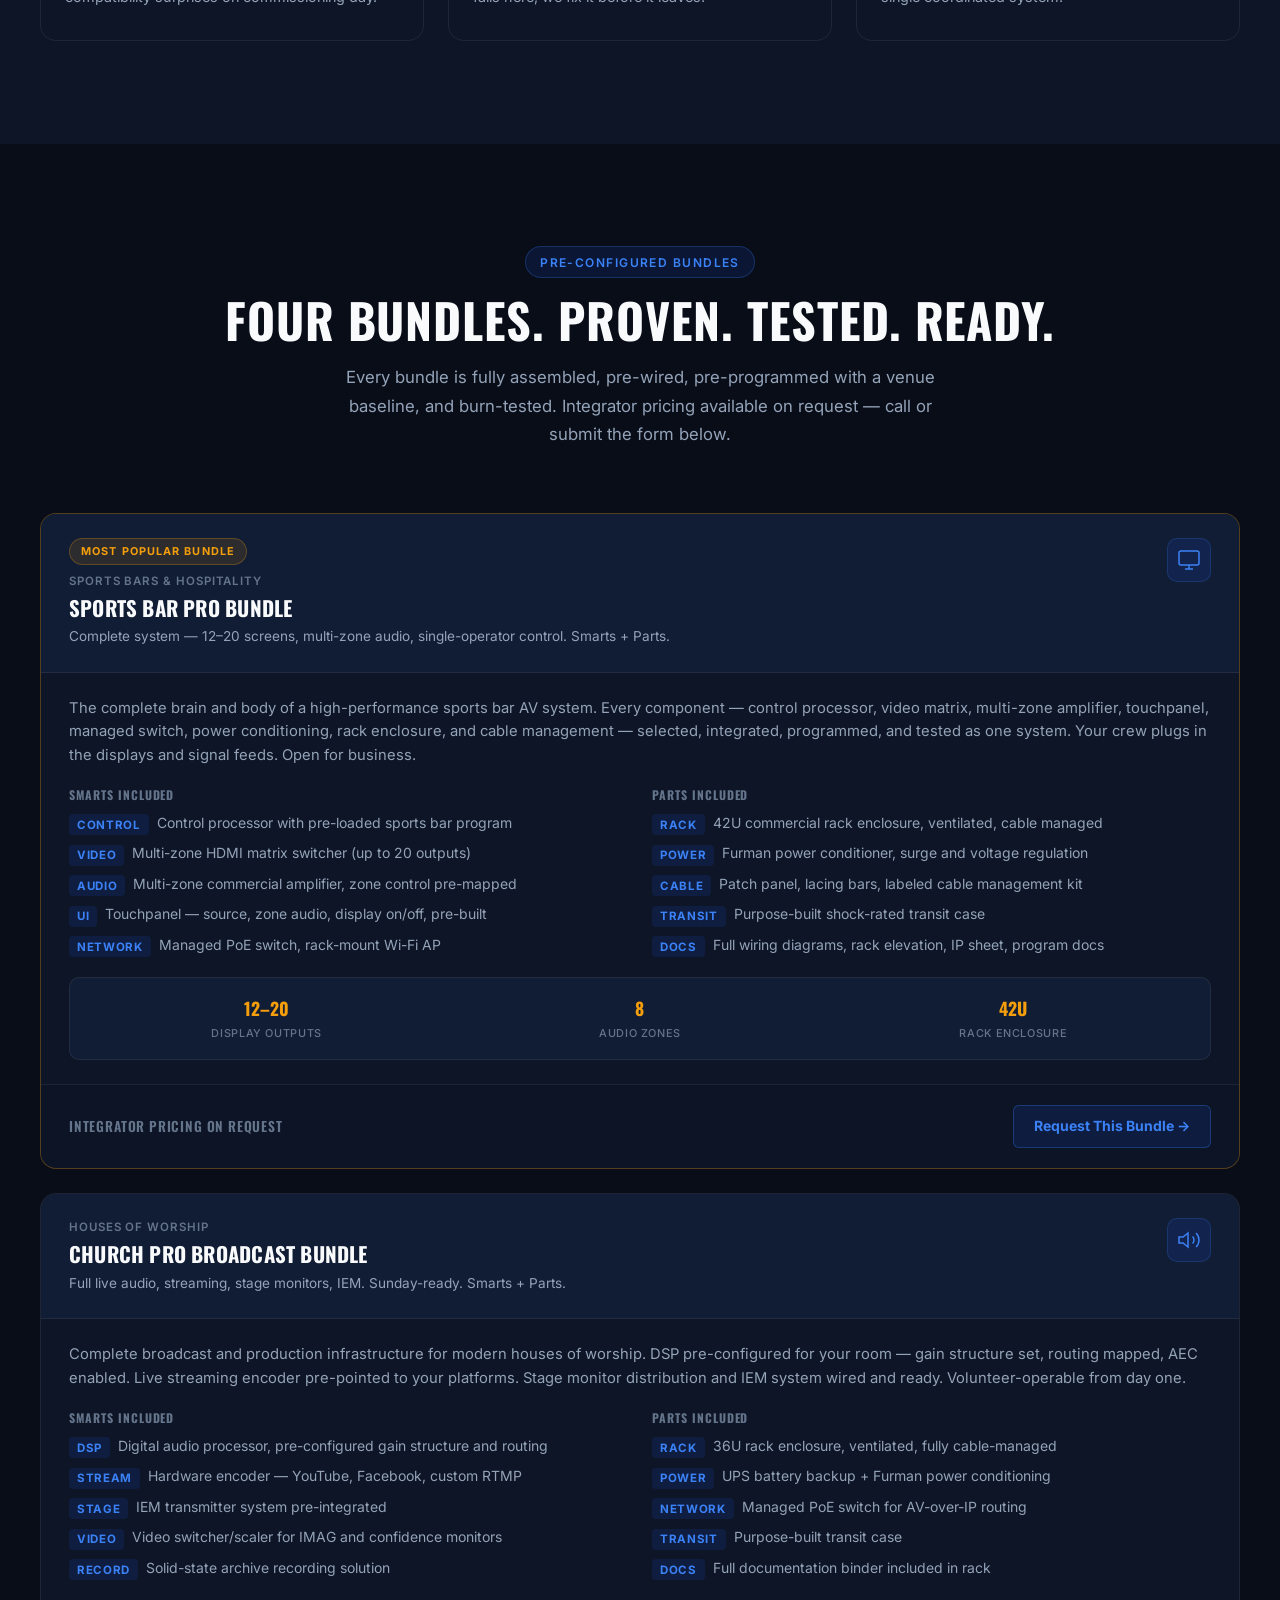
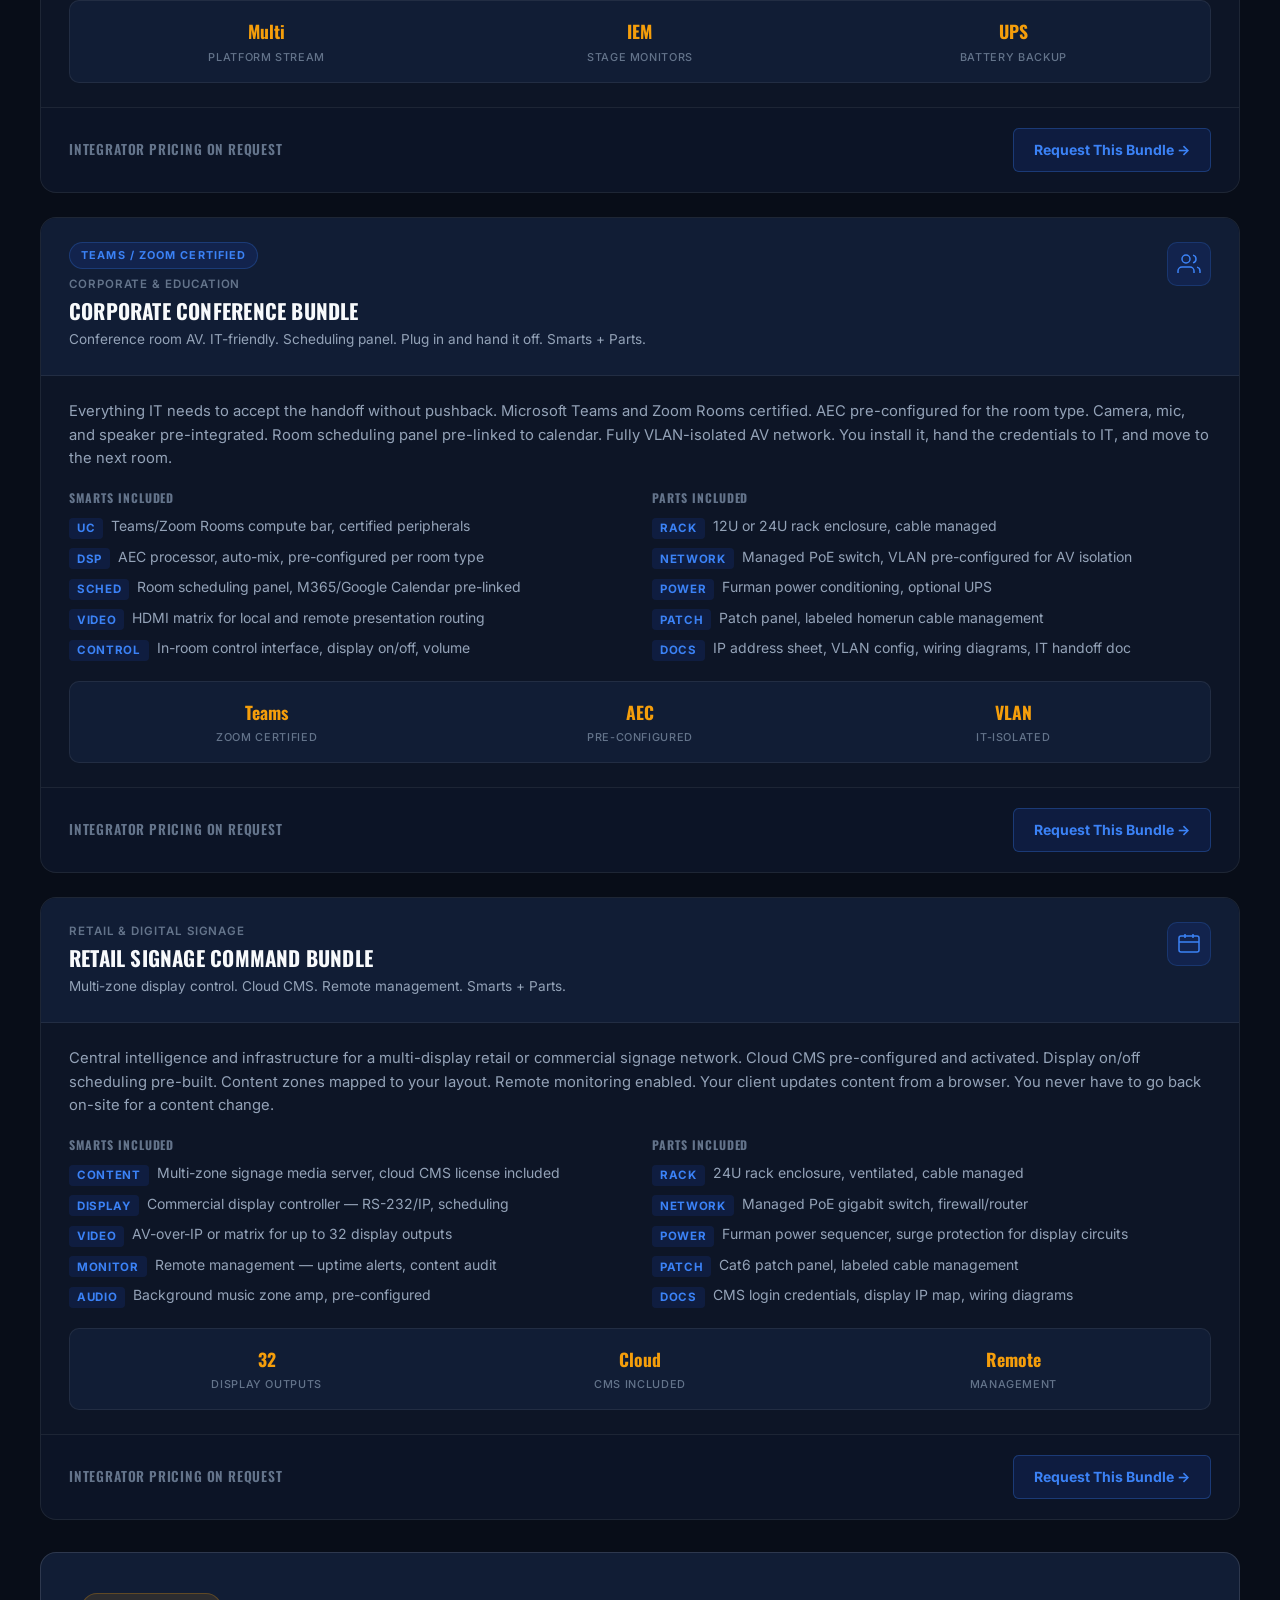
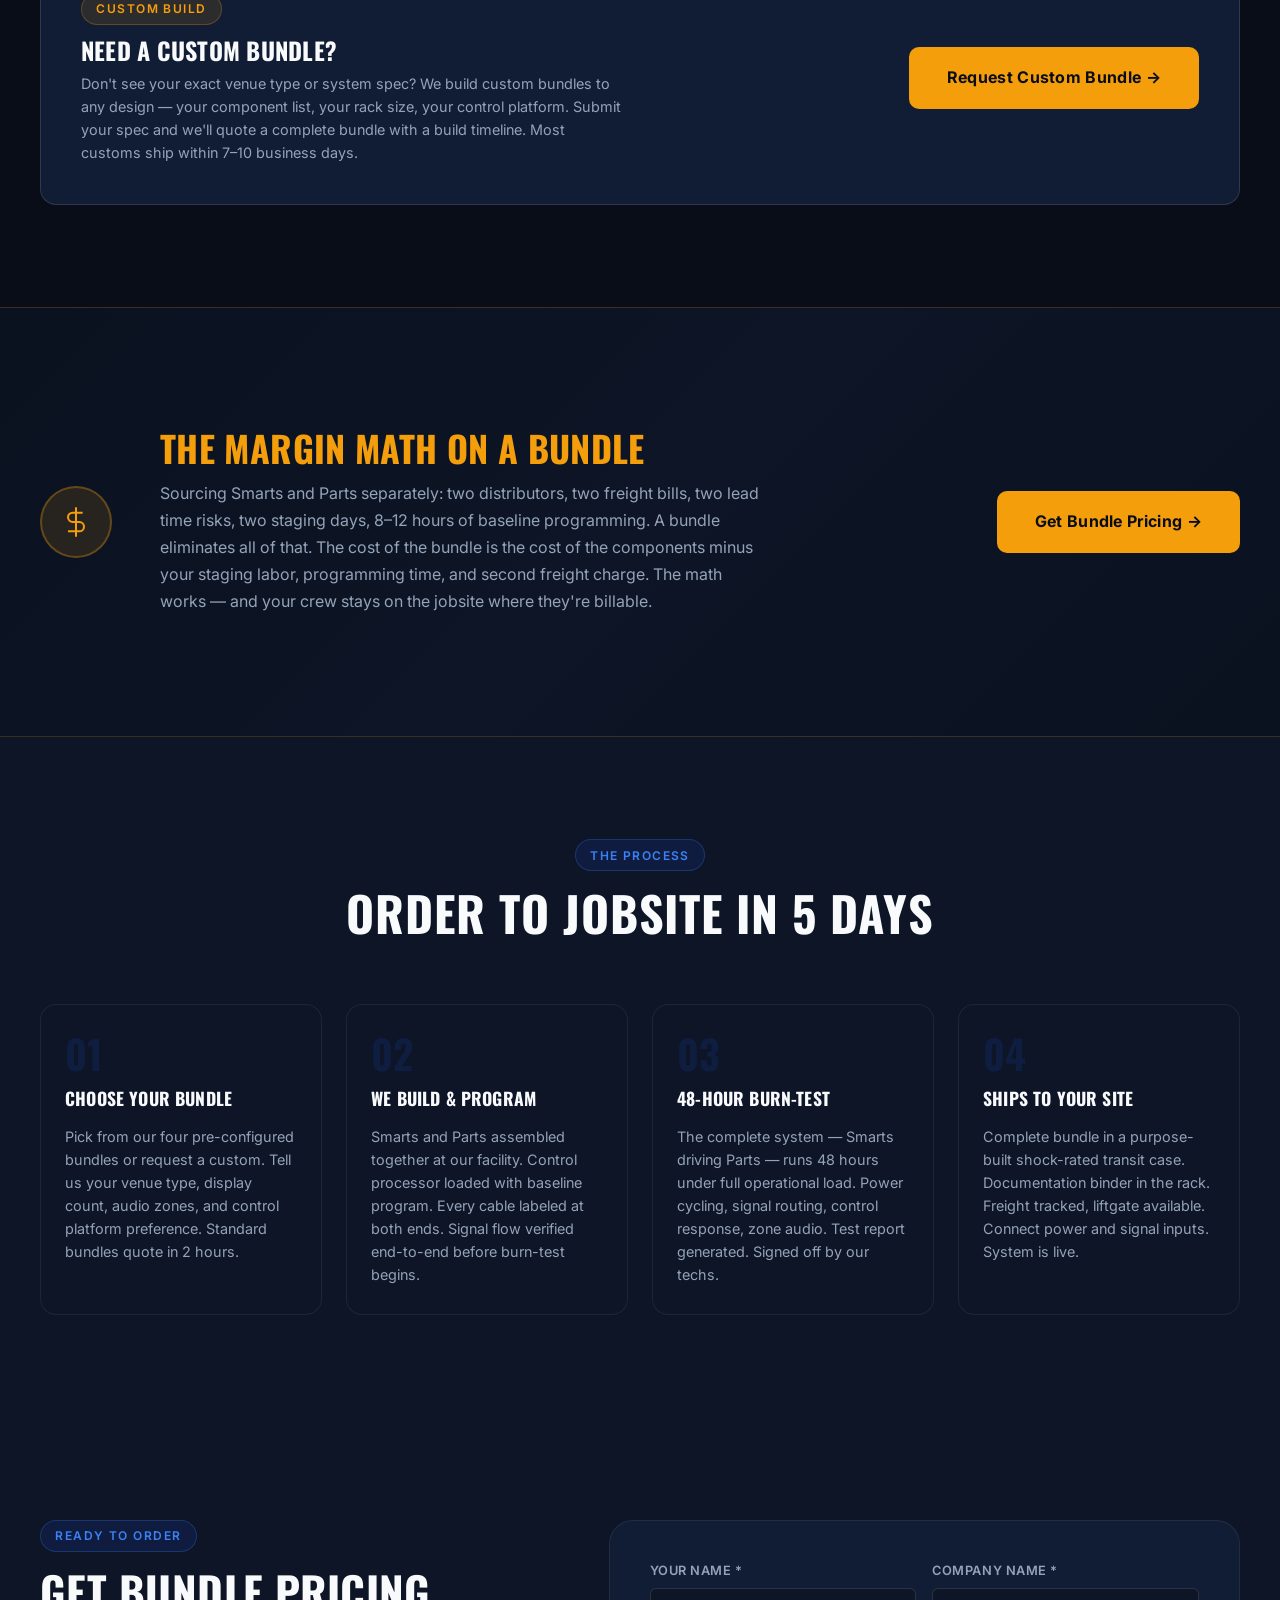
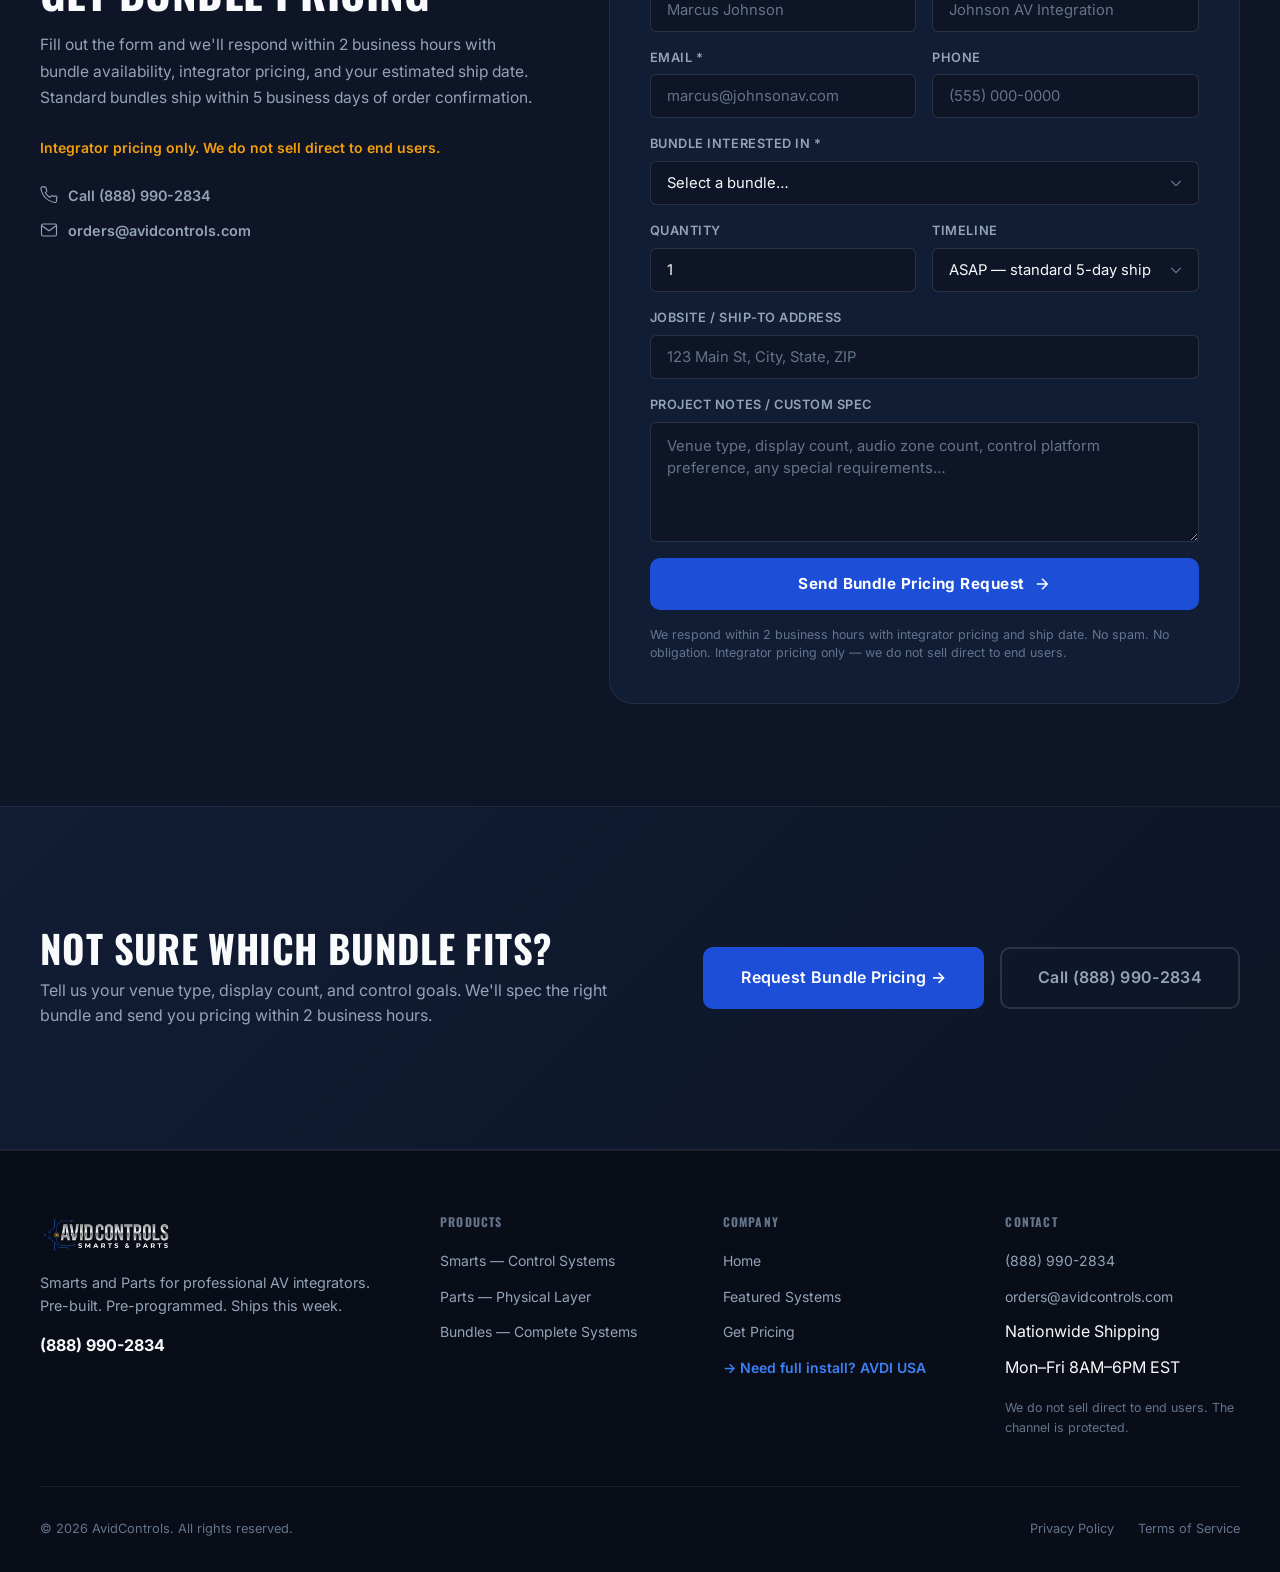
<file: bundles.html>
<!DOCTYPE html>
<html lang="en-US">
<head>
  <meta charset="UTF-8" />
  <meta name="viewport" content="width=device-width, initial-scale=1.0" />
  <meta name="description" content="AvidControls Bundles — Complete Smarts and Parts together. Pre-built, pre-programmed AV system bundles for sports bars, churches, corporate, and retail. Ships to your jobsite in 5 business days." />
  <title>Bundles — Complete AV Systems | AvidControls</title>
  <meta property="og:title" content="AvidControls Bundles — Complete AV System Packages" />
  <meta property="og:image" content="assets/images/bundles-hero.png" />
  <link rel="preload" as="image" href="assets/images/bundles-hero.png" fetchpriority="high" />
  <link rel="preconnect" href="https://fonts.googleapis.com" />
  <link rel="preconnect" href="https://fonts.gstatic.com" crossorigin />
  <link href="https://fonts.googleapis.com/css2?family=Oswald:wght@400;500;600;700&family=Inter:wght@300;400;500;600;700&display=swap" rel="stylesheet" />
  <link rel="stylesheet" href="styles.css" />
</head>
<body>

  <!-- ── NAV ────────────────────────────────────────────────── -->
  <nav id="navbar" class="navbar scrolled" role="navigation" aria-label="Main Navigation">
    <div class="nav-inner">
      <a href="index.html" class="nav-logo" aria-label="AvidControls Home">
        <img src="assets/images/ac-logo-clean.png" alt="AvidControls" style="height:48px;width:auto;display:block;">
      </a>
      <ul class="nav-links" role="list">
        <li><a href="index.html" class="nav-link">Home</a></li>
        <li><a href="smarts.html" class="nav-link">Smarts</a></li>
        <li><a href="parts.html" class="nav-link">Parts</a></li>
        <li><a href="bundles.html" class="nav-link nav-link--active">Bundles</a></li>
      </ul>
      <div class="nav-cta">
        <a href="tel:8889902834" class="nav-phone">(888) 990-2834</a>
        <a href="#request" class="btn-primary btn-sm">Get Integrator Pricing</a>
      </div>
      <button class="hamburger" id="hamburger-btn" aria-label="Toggle mobile menu" aria-expanded="false">
        <span class="ham-bar"></span><span class="ham-bar"></span><span class="ham-bar"></span>
      </button>
    </div>
    <div class="mobile-menu" id="mobile-menu" aria-hidden="true">
      <ul class="mobile-nav-links" role="list">
        <li><a href="index.html" class="mobile-nav-link">Home</a></li>
        <li><a href="smarts.html" class="mobile-nav-link">Smarts — The Intelligence Layer</a></li>
        <li><a href="parts.html" class="mobile-nav-link">Parts — The Physical Layer</a></li>
        <li><a href="bundles.html" class="mobile-nav-link mobile-nav-link--active">Bundles — Complete Systems</a></li>
        <li><a href="#request" class="mobile-nav-link mobile-nav-link--cta">Get Integrator Pricing</a></li>
        <li><a href="tel:8889902834" class="mobile-nav-link mobile-nav-link--phone">(888) 990-2834</a></li>
      </ul>
    </div>
  </nav>

  <!-- ── HERO ───────────────────────────────────────────────── -->
  <header class="page-hero" style="min-height:90vh;">
    <div class="hero-bg" style="background-image:url('assets/images/bundles-hero.png');"></div>
    <div class="hero-overlay hero-overlay--deep"></div>
    <div class="hero-content container">
      <div class="hero-eyebrow-row">
        <span class="hero-badge">
          <svg viewBox="0 0 24 24" fill="none" stroke="currentColor" stroke-width="2" width="13" height="13"><path d="M21 16V8a2 2 0 00-1-1.73l-7-4a2 2 0 00-2 0l-7 4A2 2 0 003 8v8a2 2 0 001 1.73l7 4a2 2 0 002 0l7-4A2 2 0 0021 16z"/></svg>
          Complete System Packages
        </span>
        <span class="hero-audience-pill">Smarts + Parts Together</span>
      </div>
      <h1 class="hero-title">One Order.<br/><span class="hero-title-gold">Complete</span><br/>System.</h1>
      <p class="hero-sub">The control layer and the physical layer — designed together, built together, tested together, and shipped together. Stop managing two supply chains. One order covers your whole rack.</p>
      <div class="hero-actions">
        <a href="#bundles" class="btn-primary btn-lg">Browse Bundles →</a>
        <a href="#request" class="btn-white btn-lg">Get Bundle Pricing</a>
      </div>
      <div class="hero-stats">
        <div class="hero-stat">
          <span class="hero-stat-val hero-stat-val--gold">1</span>
          <span class="hero-stat-label">Order. Full System.</span>
        </div>
        <div class="hero-stat">
          <span class="hero-stat-val">5</span>
          <span class="hero-stat-label">Day Ship Time</span>
        </div>
        <div class="hero-stat">
          <span class="hero-stat-val">48hr</span>
          <span class="hero-stat-label">Burn-Test</span>
        </div>
        <div class="hero-stat">
          <span class="hero-stat-val">0</span>
          <span class="hero-stat-label">Multi-Vendor Headaches</span>
        </div>
      </div>
    </div>
    <div class="hero-scroll-hint" aria-hidden="true">
      <svg viewBox="0 0 24 24" fill="none" stroke="currentColor" stroke-width="1.5" width="22" height="22"><path d="M12 5v14M5 12l7 7 7-7"/></svg>
    </div>
  </header>

  <!-- ── THE BUNDLE STORY ───────────────────────────────────── -->
  <section class="section-pad section-dark-2">
    <div class="container">
      <div class="section-header">
        <span class="section-eyebrow">Why Bundles Work</span>
        <h2 class="section-title">You Used to Need 5 Vendors. Now You Need One.</h2>
        <p class="section-subtitle">Sourcing Smarts from one distributor and Parts from another means two lead times, two freight shipments, and two sets of problems to solve if anything goes wrong.</p>
      </div>
      <div style="display:grid;grid-template-columns:repeat(3,1fr);gap:1.5rem;">
        <div class="proof-card reveal">
          <div class="proof-card__icon">
            <svg viewBox="0 0 24 24" fill="none" stroke="currentColor" stroke-width="1.5" width="22" height="22"><circle cx="12" cy="12" r="10"/><path d="M12 8v4l3 3"/></svg>
          </div>
          <h4>Designed Together</h4>
          <p>Every bundle is engineered as a complete system — the control layer is sized and configured for the physical layer. No mismatches. No compatibility surprises on commissioning day.</p>
        </div>
        <div class="proof-card reveal">
          <div class="proof-card__icon">
            <svg viewBox="0 0 24 24" fill="none" stroke="currentColor" stroke-width="1.5" width="22" height="22"><polyline points="20 6 9 17 4 12"/></svg>
          </div>
          <h4>Tested Together</h4>
          <p>The full system runs a 48-hour burn-test as one unit — Smarts driving Parts, end-to-end signal flow verified, control commands confirmed. If it fails here, we fix it before it leaves.</p>
        </div>
        <div class="proof-card reveal">
          <div class="proof-card__icon">
            <svg viewBox="0 0 24 24" fill="none" stroke="currentColor" stroke-width="1.5" width="22" height="22"><path d="M21 10c0 7-9 13-9 13S3 17 3 10a9 9 0 0118 0z"/><circle cx="12" cy="10" r="3"/></svg>
          </div>
          <h4>Shipped Together</h4>
          <p>One transit case. One freight order. One delivery. Everything arrives at your jobsite at the same time, in the same shipment, ready to install as a single coordinated system.</p>
        </div>
      </div>
    </div>
  </section>

  <!-- ── BUNDLE PACKAGES ────────────────────────────────────── -->
  <section class="section-pad section-dark" id="bundles">
    <div class="container">
      <div class="section-header">
        <span class="section-eyebrow">Pre-Configured Bundles</span>
        <h2 class="section-title">Four Bundles. Proven. Tested. Ready.</h2>
        <p class="section-subtitle">Every bundle is fully assembled, pre-wired, pre-programmed with a venue baseline, and burn-tested. Integrator pricing available on request — call or submit the form below.</p>
      </div>

      <!-- Sports Bar Pro Bundle -->
      <article class="system-card system-card--featured" id="bundle-sports-bar" style="margin-bottom:1.5rem;">
        <div class="system-card__header">
          <div class="system-card__meta">
            <span class="system-card__badge">Most Popular Bundle</span>
            <span class="system-card__tag">Sports Bars &amp; Hospitality</span>
            <h3 class="system-card__name">Sports Bar Pro Bundle</h3>
            <p class="system-card__sub">Complete system — 12–20 screens, multi-zone audio, single-operator control. Smarts + Parts.</p>
          </div>
          <div class="system-card__icon">
            <svg viewBox="0 0 24 24" fill="none" stroke="currentColor" stroke-width="1.5" width="24" height="24"><rect x="2" y="3" width="20" height="14" rx="2"/><path d="M8 21h8M12 17v4"/></svg>
          </div>
        </div>
        <div class="system-card__body">
          <p class="system-card__desc">The complete brain and body of a high-performance sports bar AV system. Every component — control processor, video matrix, multi-zone amplifier, touchpanel, managed switch, power conditioning, rack enclosure, and cable management — selected, integrated, programmed, and tested as one system. Your crew plugs in the displays and signal feeds. Open for business.</p>
          <div style="display:grid;grid-template-columns:1fr 1fr;gap:1.5rem;">
            <div class="system-card__components">
              <h4>Smarts Included</h4>
              <ul class="component-list">
                <li><span class="comp-cat">Control</span> Control processor with pre-loaded sports bar program</li>
                <li><span class="comp-cat">Video</span> Multi-zone HDMI matrix switcher (up to 20 outputs)</li>
                <li><span class="comp-cat">Audio</span> Multi-zone commercial amplifier, zone control pre-mapped</li>
                <li><span class="comp-cat">UI</span> Touchpanel — source, zone audio, display on/off, pre-built</li>
                <li><span class="comp-cat">Network</span> Managed PoE switch, rack-mount Wi-Fi AP</li>
              </ul>
            </div>
            <div class="system-card__components">
              <h4>Parts Included</h4>
              <ul class="component-list">
                <li><span class="comp-cat">Rack</span> 42U commercial rack enclosure, ventilated, cable managed</li>
                <li><span class="comp-cat">Power</span> Furman power conditioner, surge and voltage regulation</li>
                <li><span class="comp-cat">Cable</span> Patch panel, lacing bars, labeled cable management kit</li>
                <li><span class="comp-cat">Transit</span> Purpose-built shock-rated transit case</li>
                <li><span class="comp-cat">Docs</span> Full wiring diagrams, rack elevation, IP sheet, program docs</li>
              </ul>
            </div>
          </div>
          <div class="system-card__specs">
            <div class="sys-spec"><span class="sys-spec-val">12–20</span><span class="sys-spec-key">Display Outputs</span></div>
            <div class="sys-spec"><span class="sys-spec-val">8</span><span class="sys-spec-key">Audio Zones</span></div>
            <div class="sys-spec"><span class="sys-spec-val">42U</span><span class="sys-spec-key">Rack Enclosure</span></div>
          </div>
        </div>
        <div class="system-card__footer">
          <div class="sys-pricing">Integrator Pricing on Request</div>
          <a href="#request" class="sys-cta" data-system="Sports Bar Pro Bundle">Request This Bundle →</a>
        </div>
      </article>

      <!-- Church Pro Broadcast Bundle -->
      <article class="system-card" id="bundle-church" style="margin-bottom:1.5rem;">
        <div class="system-card__header">
          <div class="system-card__meta">
            <span class="system-card__tag">Houses of Worship</span>
            <h3 class="system-card__name">Church Pro Broadcast Bundle</h3>
            <p class="system-card__sub">Full live audio, streaming, stage monitors, IEM. Sunday-ready. Smarts + Parts.</p>
          </div>
          <div class="system-card__icon">
            <svg viewBox="0 0 24 24" fill="none" stroke="currentColor" stroke-width="1.5" width="24" height="24"><polygon points="11 5 6 9 2 9 2 15 6 15 11 19 11 5"/><path d="M19.07 4.93a10 10 0 010 14.14M15.54 8.46a5 5 0 010 7.07"/></svg>
          </div>
        </div>
        <div class="system-card__body">
          <p class="system-card__desc">Complete broadcast and production infrastructure for modern houses of worship. DSP pre-configured for your room — gain structure set, routing mapped, AEC enabled. Live streaming encoder pre-pointed to your platforms. Stage monitor distribution and IEM system wired and ready. Volunteer-operable from day one.</p>
          <div style="display:grid;grid-template-columns:1fr 1fr;gap:1.5rem;">
            <div class="system-card__components">
              <h4>Smarts Included</h4>
              <ul class="component-list">
                <li><span class="comp-cat">DSP</span> Digital audio processor, pre-configured gain structure and routing</li>
                <li><span class="comp-cat">Stream</span> Hardware encoder — YouTube, Facebook, custom RTMP</li>
                <li><span class="comp-cat">Stage</span> IEM transmitter system pre-integrated</li>
                <li><span class="comp-cat">Video</span> Video switcher/scaler for IMAG and confidence monitors</li>
                <li><span class="comp-cat">Record</span> Solid-state archive recording solution</li>
              </ul>
            </div>
            <div class="system-card__components">
              <h4>Parts Included</h4>
              <ul class="component-list">
                <li><span class="comp-cat">Rack</span> 36U rack enclosure, ventilated, fully cable-managed</li>
                <li><span class="comp-cat">Power</span> UPS battery backup + Furman power conditioning</li>
                <li><span class="comp-cat">Network</span> Managed PoE switch for AV-over-IP routing</li>
                <li><span class="comp-cat">Transit</span> Purpose-built transit case</li>
                <li><span class="comp-cat">Docs</span> Full documentation binder included in rack</li>
              </ul>
            </div>
          </div>
          <div class="system-card__specs">
            <div class="sys-spec"><span class="sys-spec-val">Multi</span><span class="sys-spec-key">Platform Stream</span></div>
            <div class="sys-spec"><span class="sys-spec-val">IEM</span><span class="sys-spec-key">Stage Monitors</span></div>
            <div class="sys-spec"><span class="sys-spec-val">UPS</span><span class="sys-spec-key">Battery Backup</span></div>
          </div>
        </div>
        <div class="system-card__footer">
          <div class="sys-pricing">Integrator Pricing on Request</div>
          <a href="#request" class="sys-cta" data-system="Church Pro Broadcast Bundle">Request This Bundle →</a>
        </div>
      </article>

      <!-- Corporate Conference Bundle -->
      <article class="system-card" id="bundle-corporate" style="margin-bottom:1.5rem;">
        <div class="system-card__header">
          <div class="system-card__meta">
            <span class="system-card__badge system-card__badge--blue">Teams / Zoom Certified</span>
            <span class="system-card__tag">Corporate &amp; Education</span>
            <h3 class="system-card__name">Corporate Conference Bundle</h3>
            <p class="system-card__sub">Conference room AV. IT-friendly. Scheduling panel. Plug in and hand it off. Smarts + Parts.</p>
          </div>
          <div class="system-card__icon">
            <svg viewBox="0 0 24 24" fill="none" stroke="currentColor" stroke-width="1.5" width="24" height="24"><path d="M17 21v-2a4 4 0 00-4-4H5a4 4 0 00-4 4v2"/><circle cx="9" cy="7" r="4"/><path d="M23 21v-2a4 4 0 00-3-3.87M16 3.13a4 4 0 010 7.75"/></svg>
          </div>
        </div>
        <div class="system-card__body">
          <p class="system-card__desc">Everything IT needs to accept the handoff without pushback. Microsoft Teams and Zoom Rooms certified. AEC pre-configured for the room type. Camera, mic, and speaker pre-integrated. Room scheduling panel pre-linked to calendar. Fully VLAN-isolated AV network. You install it, hand the credentials to IT, and move to the next room.</p>
          <div style="display:grid;grid-template-columns:1fr 1fr;gap:1.5rem;">
            <div class="system-card__components">
              <h4>Smarts Included</h4>
              <ul class="component-list">
                <li><span class="comp-cat">UC</span> Teams/Zoom Rooms compute bar, certified peripherals</li>
                <li><span class="comp-cat">DSP</span> AEC processor, auto-mix, pre-configured per room type</li>
                <li><span class="comp-cat">Sched</span> Room scheduling panel, M365/Google Calendar pre-linked</li>
                <li><span class="comp-cat">Video</span> HDMI matrix for local and remote presentation routing</li>
                <li><span class="comp-cat">Control</span> In-room control interface, display on/off, volume</li>
              </ul>
            </div>
            <div class="system-card__components">
              <h4>Parts Included</h4>
              <ul class="component-list">
                <li><span class="comp-cat">Rack</span> 12U or 24U rack enclosure, cable managed</li>
                <li><span class="comp-cat">Network</span> Managed PoE switch, VLAN pre-configured for AV isolation</li>
                <li><span class="comp-cat">Power</span> Furman power conditioning, optional UPS</li>
                <li><span class="comp-cat">Patch</span> Patch panel, labeled homerun cable management</li>
                <li><span class="comp-cat">Docs</span> IP address sheet, VLAN config, wiring diagrams, IT handoff doc</li>
              </ul>
            </div>
          </div>
          <div class="system-card__specs">
            <div class="sys-spec"><span class="sys-spec-val">Teams</span><span class="sys-spec-key">Zoom Certified</span></div>
            <div class="sys-spec"><span class="sys-spec-val">AEC</span><span class="sys-spec-key">Pre-Configured</span></div>
            <div class="sys-spec"><span class="sys-spec-val">VLAN</span><span class="sys-spec-key">IT-Isolated</span></div>
          </div>
        </div>
        <div class="system-card__footer">
          <div class="sys-pricing">Integrator Pricing on Request</div>
          <a href="#request" class="sys-cta" data-system="Corporate Conference Bundle">Request This Bundle →</a>
        </div>
      </article>

      <!-- Retail Signage Bundle -->
      <article class="system-card" id="bundle-retail">
        <div class="system-card__header">
          <div class="system-card__meta">
            <span class="system-card__tag">Retail &amp; Digital Signage</span>
            <h3 class="system-card__name">Retail Signage Command Bundle</h3>
            <p class="system-card__sub">Multi-zone display control. Cloud CMS. Remote management. Smarts + Parts.</p>
          </div>
          <div class="system-card__icon">
            <svg viewBox="0 0 24 24" fill="none" stroke="currentColor" stroke-width="1.5" width="24" height="24"><rect x="2" y="4" width="20" height="16" rx="2"/><path d="M8 2v4M16 2v4M2 10h20"/></svg>
          </div>
        </div>
        <div class="system-card__body">
          <p class="system-card__desc">Central intelligence and infrastructure for a multi-display retail or commercial signage network. Cloud CMS pre-configured and activated. Display on/off scheduling pre-built. Content zones mapped to your layout. Remote monitoring enabled. Your client updates content from a browser. You never have to go back on-site for a content change.</p>
          <div style="display:grid;grid-template-columns:1fr 1fr;gap:1.5rem;">
            <div class="system-card__components">
              <h4>Smarts Included</h4>
              <ul class="component-list">
                <li><span class="comp-cat">Content</span> Multi-zone signage media server, cloud CMS license included</li>
                <li><span class="comp-cat">Display</span> Commercial display controller — RS-232/IP, scheduling</li>
                <li><span class="comp-cat">Video</span> AV-over-IP or matrix for up to 32 display outputs</li>
                <li><span class="comp-cat">Monitor</span> Remote management — uptime alerts, content audit</li>
                <li><span class="comp-cat">Audio</span> Background music zone amp, pre-configured</li>
              </ul>
            </div>
            <div class="system-card__components">
              <h4>Parts Included</h4>
              <ul class="component-list">
                <li><span class="comp-cat">Rack</span> 24U rack enclosure, ventilated, cable managed</li>
                <li><span class="comp-cat">Network</span> Managed PoE gigabit switch, firewall/router</li>
                <li><span class="comp-cat">Power</span> Furman power sequencer, surge protection for display circuits</li>
                <li><span class="comp-cat">Patch</span> Cat6 patch panel, labeled cable management</li>
                <li><span class="comp-cat">Docs</span> CMS login credentials, display IP map, wiring diagrams</li>
              </ul>
            </div>
          </div>
          <div class="system-card__specs">
            <div class="sys-spec"><span class="sys-spec-val">32</span><span class="sys-spec-key">Display Outputs</span></div>
            <div class="sys-spec"><span class="sys-spec-val">Cloud</span><span class="sys-spec-key">CMS Included</span></div>
            <div class="sys-spec"><span class="sys-spec-val">Remote</span><span class="sys-spec-key">Management</span></div>
          </div>
        </div>
        <div class="system-card__footer">
          <div class="sys-pricing">Integrator Pricing on Request</div>
          <a href="#request" class="sys-cta" data-system="Retail Signage Command Bundle">Request This Bundle →</a>
        </div>
      </article>

      <!-- Custom Bundle CTA -->
      <div style="margin-top:2rem;background:var(--clr-bg-3);border:1px solid var(--clr-border-2);border-radius:var(--radius-lg);padding:2.5rem;display:flex;align-items:center;justify-content:space-between;gap:2rem;flex-wrap:wrap;">
        <div>
          <span class="section-eyebrow section-eyebrow--gold" style="margin-bottom:0.75rem;">Custom Build</span>
          <h3 style="font-family:var(--font-heading);font-size:1.5rem;font-weight:700;text-transform:uppercase;color:var(--clr-text);margin-bottom:0.5rem;">Need a Custom Bundle?</h3>
          <p style="font-size:0.9rem;color:var(--clr-text-2);max-width:540px;line-height:1.6;">Don't see your exact venue type or system spec? We build custom bundles to any design — your component list, your rack size, your control platform. Submit your spec and we'll quote a complete bundle with a build timeline. Most customs ship within 7–10 business days.</p>
        </div>
        <a href="#request" class="btn-gold btn-lg" data-system="Custom Bundle">Request Custom Bundle →</a>
      </div>
    </div>
  </section>

  <!-- ── MARGIN STORY ───────────────────────────────────────── -->
  <section class="channel-band section-pad-sm">
    <div class="container">
      <div class="channel-inner">
        <div class="channel-icon">
          <svg viewBox="0 0 24 24" fill="none" stroke="currentColor" stroke-width="1.5" width="32" height="32"><line x1="12" y1="1" x2="12" y2="23"/><path d="M17 5H9.5a3.5 3.5 0 000 7h5a3.5 3.5 0 010 7H6"/></svg>
        </div>
        <div class="channel-text">
          <h2>The Margin Math on a Bundle</h2>
          <p>Sourcing Smarts and Parts separately: two distributors, two freight bills, two lead time risks, two staging days, 8–12 hours of baseline programming. A bundle eliminates all of that. The cost of the bundle is the cost of the components minus your staging labor, programming time, and second freight charge. The math works — and your crew stays on the jobsite where they're billable.</p>
        </div>
        <a href="#request" class="btn-gold btn-lg">Get Bundle Pricing →</a>
      </div>
    </div>
  </section>

  <!-- ── HOW BUNDLES SHIP ───────────────────────────────────── -->
  <section class="section-pad section-dark-2">
    <div class="container">
      <div class="section-header">
        <span class="section-eyebrow">The Process</span>
        <h2 class="section-title">Order to Jobsite in 5 Days</h2>
      </div>
      <div class="steps-grid">
        <div class="step-card reveal">
          <div class="step-num">01</div>
          <h3>Choose Your Bundle</h3>
          <p>Pick from our four pre-configured bundles or request a custom. Tell us your venue type, display count, audio zones, and control platform preference. Standard bundles quote in 2 hours.</p>
        </div>
        <div class="step-card reveal">
          <div class="step-num">02</div>
          <h3>We Build &amp; Program</h3>
          <p>Smarts and Parts assembled together at our facility. Control processor loaded with baseline program. Every cable labeled at both ends. Signal flow verified end-to-end before burn-test begins.</p>
        </div>
        <div class="step-card reveal">
          <div class="step-num">03</div>
          <h3>48-Hour Burn-Test</h3>
          <p>The complete system — Smarts driving Parts — runs 48 hours under full operational load. Power cycling, signal routing, control response, zone audio. Test report generated. Signed off by our techs.</p>
        </div>
        <div class="step-card reveal">
          <div class="step-num">04</div>
          <h3>Ships to Your Site</h3>
          <p>Complete bundle in a purpose-built shock-rated transit case. Documentation binder in the rack. Freight tracked, liftgate available. Connect power and signal inputs. System is live.</p>
        </div>
      </div>
    </div>
  </section>

  <!-- ── REQUEST FORM ───────────────────────────────────────── -->
  <section class="request-section section-pad" id="request">
    <div class="container">
      <div class="request-inner">
        <div class="request-text">
          <span class="section-eyebrow">Ready to Order</span>
          <h2>Get Bundle Pricing</h2>
          <p>Fill out the form and we'll respond within 2 business hours with bundle availability, integrator pricing, and your estimated ship date. Standard bundles ship within 5 business days of order confirmation.</p>
          <p style="font-size:0.875rem;color:var(--clr-gold);margin-top:0.5rem;font-weight:600;">Integrator pricing only. We do not sell direct to end users.</p>
          <div class="contact-options">
            <a href="tel:8889902834" class="contact-link">
              <svg viewBox="0 0 24 24" fill="none" stroke="currentColor" stroke-width="1.5" width="18" height="18"><path d="M22 16.92v3a2 2 0 01-2.18 2 19.79 19.79 0 01-8.63-3.07A19.5 19.5 0 014.3 11.93 19.79 19.79 0 011.22 3.32 2 2 0 013.22 1.14h3a2 2 0 012 1.72 12.84 12.84 0 00.7 2.81 2 2 0 01-.45 2.11L7.09 8.91a16 16 0 006 6l1.27-1.27a2 2 0 012.11-.45 12.84 12.84 0 002.81.7A2 2 0 0122 16.92z"/></svg>
              Call (888) 990-2834
            </a>
            <a href="mailto:orders@avidcontrols.com" class="contact-link">
              <svg viewBox="0 0 24 24" fill="none" stroke="currentColor" stroke-width="1.5" width="18" height="18"><path d="M4 4h16c1.1 0 2 .9 2 2v12c0 1.1-.9 2-2 2H4c-1.1 0-2-.9-2-2V6c0-1.1.9-2 2-2z"/><polyline points="22,6 12,13 2,6"/></svg>
              orders@avidcontrols.com
            </a>
          </div>
        </div>

        <form class="quote-form" id="bundle-quote-form" action="https://formspree.io/f/AVIDCONTROLS_FORM_ID" method="POST" novalidate>
          <input type="hidden" name="_subject" value="AvidControls Bundle Pricing Request" />
          <div class="form-row">
            <div class="form-group">
              <label for="b-name" class="form-label">Your Name *</label>
              <input type="text" id="b-name" name="name" class="form-input" placeholder="Marcus Johnson" required />
            </div>
            <div class="form-group">
              <label for="b-company" class="form-label">Company Name *</label>
              <input type="text" id="b-company" name="company" class="form-input" placeholder="Johnson AV Integration" required />
            </div>
          </div>
          <div class="form-row">
            <div class="form-group">
              <label for="b-email" class="form-label">Email *</label>
              <input type="email" id="b-email" name="email" class="form-input" placeholder="marcus@johnsonav.com" required />
            </div>
            <div class="form-group">
              <label for="b-phone" class="form-label">Phone</label>
              <input type="tel" id="b-phone" name="phone" class="form-input" placeholder="(555) 000-0000" />
            </div>
          </div>
          <div class="form-group">
            <label for="b-bundle" class="form-label">Bundle Interested In *</label>
            <select id="b-bundle" name="bundle" class="form-input form-select" required>
              <option value="">Select a bundle…</option>
              <option value="Sports Bar Pro Bundle">Sports Bar Pro Bundle</option>
              <option value="Church Pro Broadcast Bundle">Church Pro Broadcast Bundle</option>
              <option value="Corporate Conference Bundle">Corporate Conference Bundle</option>
              <option value="Retail Signage Command Bundle">Retail Signage Command Bundle</option>
              <option value="Custom Bundle">Custom Bundle — Describe Below</option>
            </select>
          </div>
          <div class="form-row">
            <div class="form-group">
              <label for="b-qty" class="form-label">Quantity</label>
              <input type="number" id="b-qty" name="quantity" class="form-input" min="1" placeholder="1" value="1" />
            </div>
            <div class="form-group">
              <label for="b-timeline" class="form-label">Timeline</label>
              <select id="b-timeline" name="timeline" class="form-input form-select">
                <option value="ASAP">ASAP — standard 5-day ship</option>
                <option value="1 week">Within 1 week</option>
                <option value="2-4 weeks">2–4 weeks</option>
                <option value="Planning">Still in project planning</option>
              </select>
            </div>
          </div>
          <div class="form-group">
            <label for="b-address" class="form-label">Jobsite / Ship-To Address</label>
            <input type="text" id="b-address" name="ship_address" class="form-input" placeholder="123 Main St, City, State, ZIP" />
          </div>
          <div class="form-group">
            <label for="b-notes" class="form-label">Project Notes / Custom Spec</label>
            <textarea id="b-notes" name="notes" class="form-input form-textarea" rows="4" placeholder="Venue type, display count, audio zone count, control platform preference, any special requirements…"></textarea>
          </div>
          <button type="submit" class="form-submit-btn" id="b-submit-btn">
            <span id="b-btn-label">Send Bundle Pricing Request</span>
            <svg viewBox="0 0 24 24" fill="none" stroke="currentColor" stroke-width="2" width="18" height="18"><path d="M5 12h14M12 5l7 7-7 7"/></svg>
          </button>
          <p class="form-disclaimer">We respond within 2 business hours with integrator pricing and ship date. No spam. No obligation. Integrator pricing only — we do not sell direct to end users.</p>
        </form>
      </div>
    </div>
  </section>

  <!-- ── CTA BAND ───────────────────────────────────────────── -->
  <section class="cta-band section-pad-sm">
    <div class="container">
      <div class="cta-band-inner">
        <div class="cta-band-text">
          <h2>Not Sure Which Bundle Fits?</h2>
          <p>Tell us your venue type, display count, and control goals. We'll spec the right bundle and send you pricing within 2 business hours.</p>
        </div>
        <div class="cta-band-actions">
          <a href="#request" class="btn-primary btn-lg">Request Bundle Pricing →</a>
          <a href="tel:8889902834" class="btn-outline btn-lg">Call (888) 990-2834</a>
        </div>
      </div>
    </div>
  </section>

  <!-- ── FOOTER ─────────────────────────────────────────────── -->
  <footer class="footer">
    <div class="container">
      <div class="footer-grid">
        <div class="footer-brand">
          <div class="footer-logo"><img src="assets/images/ac-logo-clean.png" alt="AvidControls" style="height:40px;width:auto;"></div>
          <p class="footer-tagline">Smarts and Parts for professional AV integrators. Pre-built. Pre-programmed. Ships this week.</p>
          <a href="tel:8889902834" class="footer-phone">(888) 990-2834</a>
        </div>
        <div class="footer-links-group">
          <h4 class="footer-links-title">Products</h4>
          <ul class="footer-links">
            <li><a href="smarts.html">Smarts — Control Systems</a></li>
            <li><a href="parts.html">Parts — Physical Layer</a></li>
            <li><a href="bundles.html">Bundles — Complete Systems</a></li>
          </ul>
        </div>
        <div class="footer-links-group">
          <h4 class="footer-links-title">Company</h4>
          <ul class="footer-links">
            <li><a href="index.html">Home</a></li>
            <li><a href="index.html#systems">Featured Systems</a></li>
            <li><a href="index.html#request">Get Pricing</a></li>
            <li><a href="https://avdiusa.com" target="_blank" rel="noopener" class="footer-avdi-link">→ Need full install? AVDI USA</a></li>
          </ul>
        </div>
        <div class="footer-links-group">
          <h4 class="footer-links-title">Contact</h4>
          <ul class="footer-links">
            <li><a href="tel:8889902834">(888) 990-2834</a></li>
            <li><a href="mailto:orders@avidcontrols.com">orders@avidcontrols.com</a></li>
            <li>Nationwide Shipping</li>
            <li>Mon–Fri 8AM–6PM EST</li>
            <li style="color:var(--clr-text-3);font-size:0.78rem;margin-top:0.5rem;">We do not sell direct to end users. The channel is protected.</li>
          </ul>
        </div>
      </div>
      <div class="footer-bottom">
        <p class="footer-copy">© 2026 AvidControls. All rights reserved.</p>
        <div class="footer-bottom-links">
          <a href="#" class="footer-bottom-link">Privacy Policy</a>
          <a href="#" class="footer-bottom-link">Terms of Service</a>
        </div>
      </div>
    </div>
  </footer>

  <div class="mobile-sticky">
    <a href="tel:8889902834" class="btn-outline btn-sm" style="flex:1;justify-content:center;">Call Now</a>
    <a href="#request" class="btn-primary btn-sm" style="flex:1;justify-content:center;">Get Bundle Pricing</a>
  </div>

  <script src="app.js"></script>
</body>
</html>
</file>
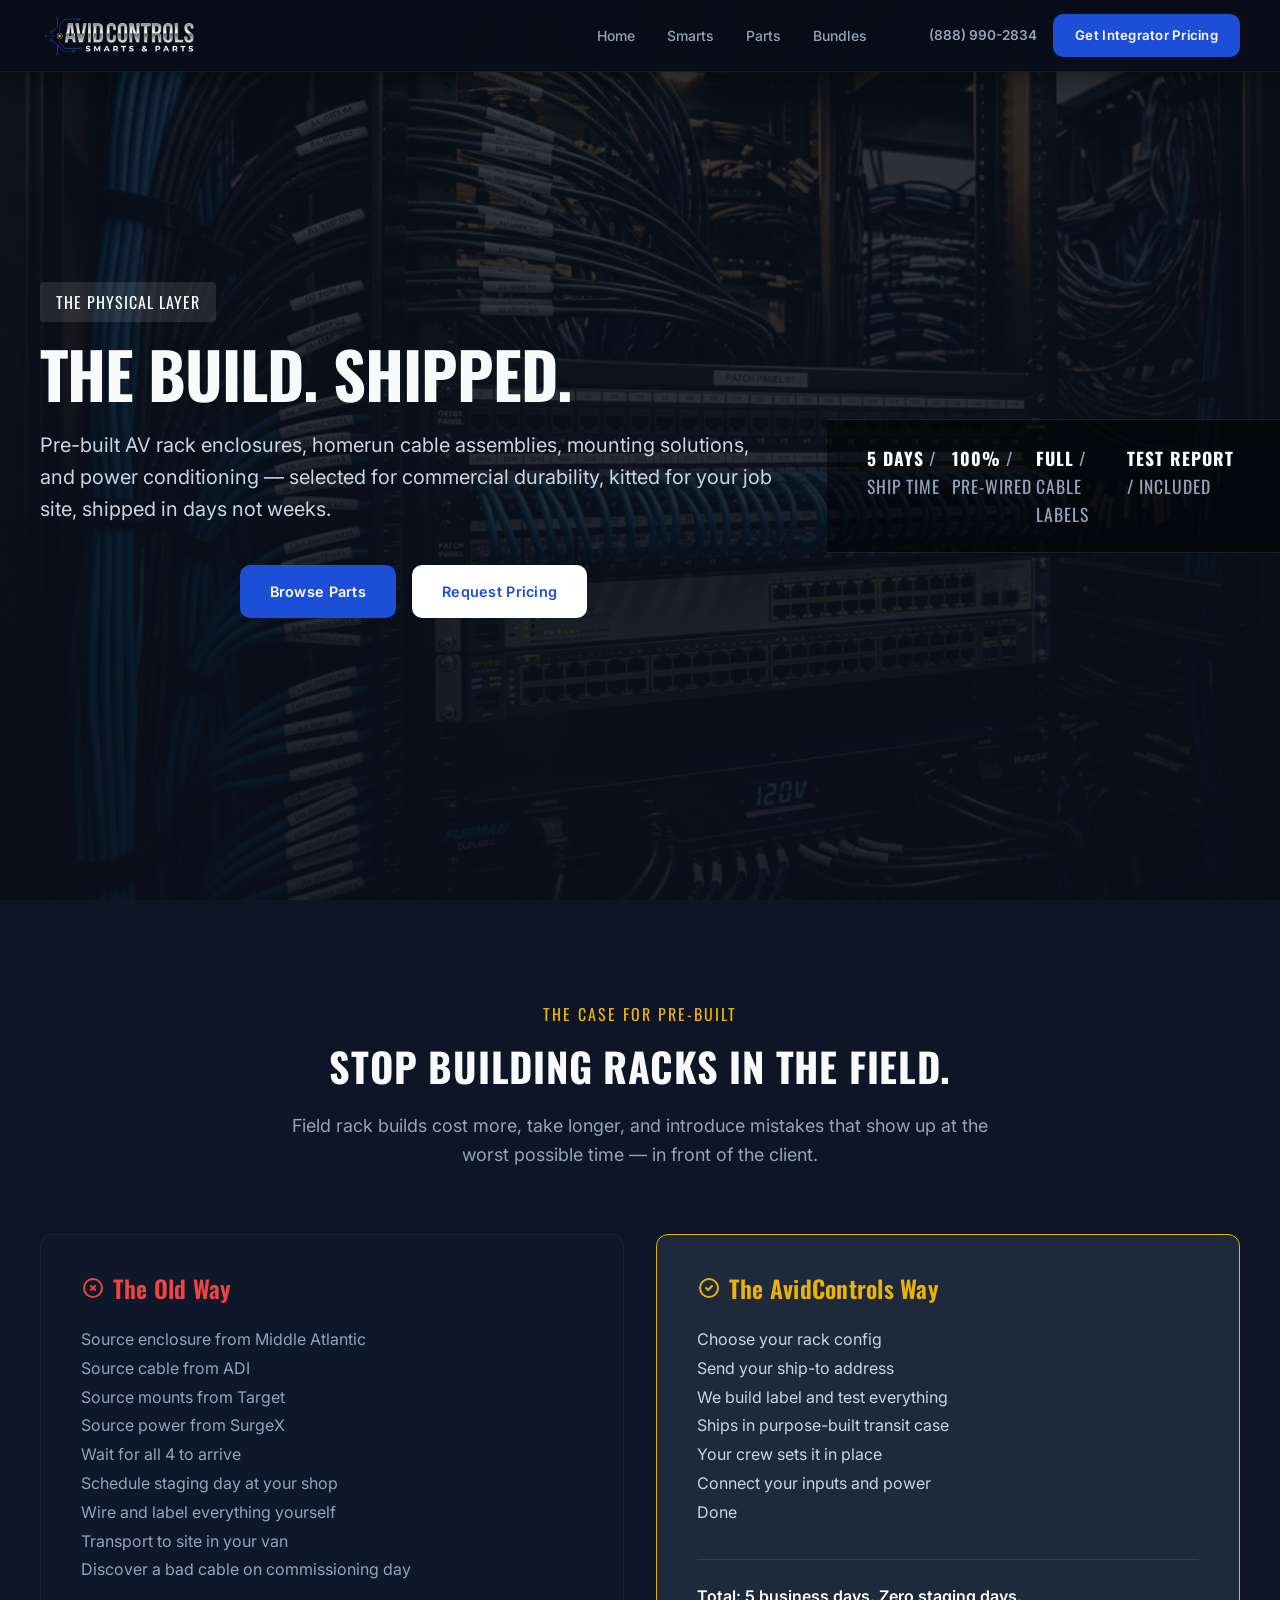
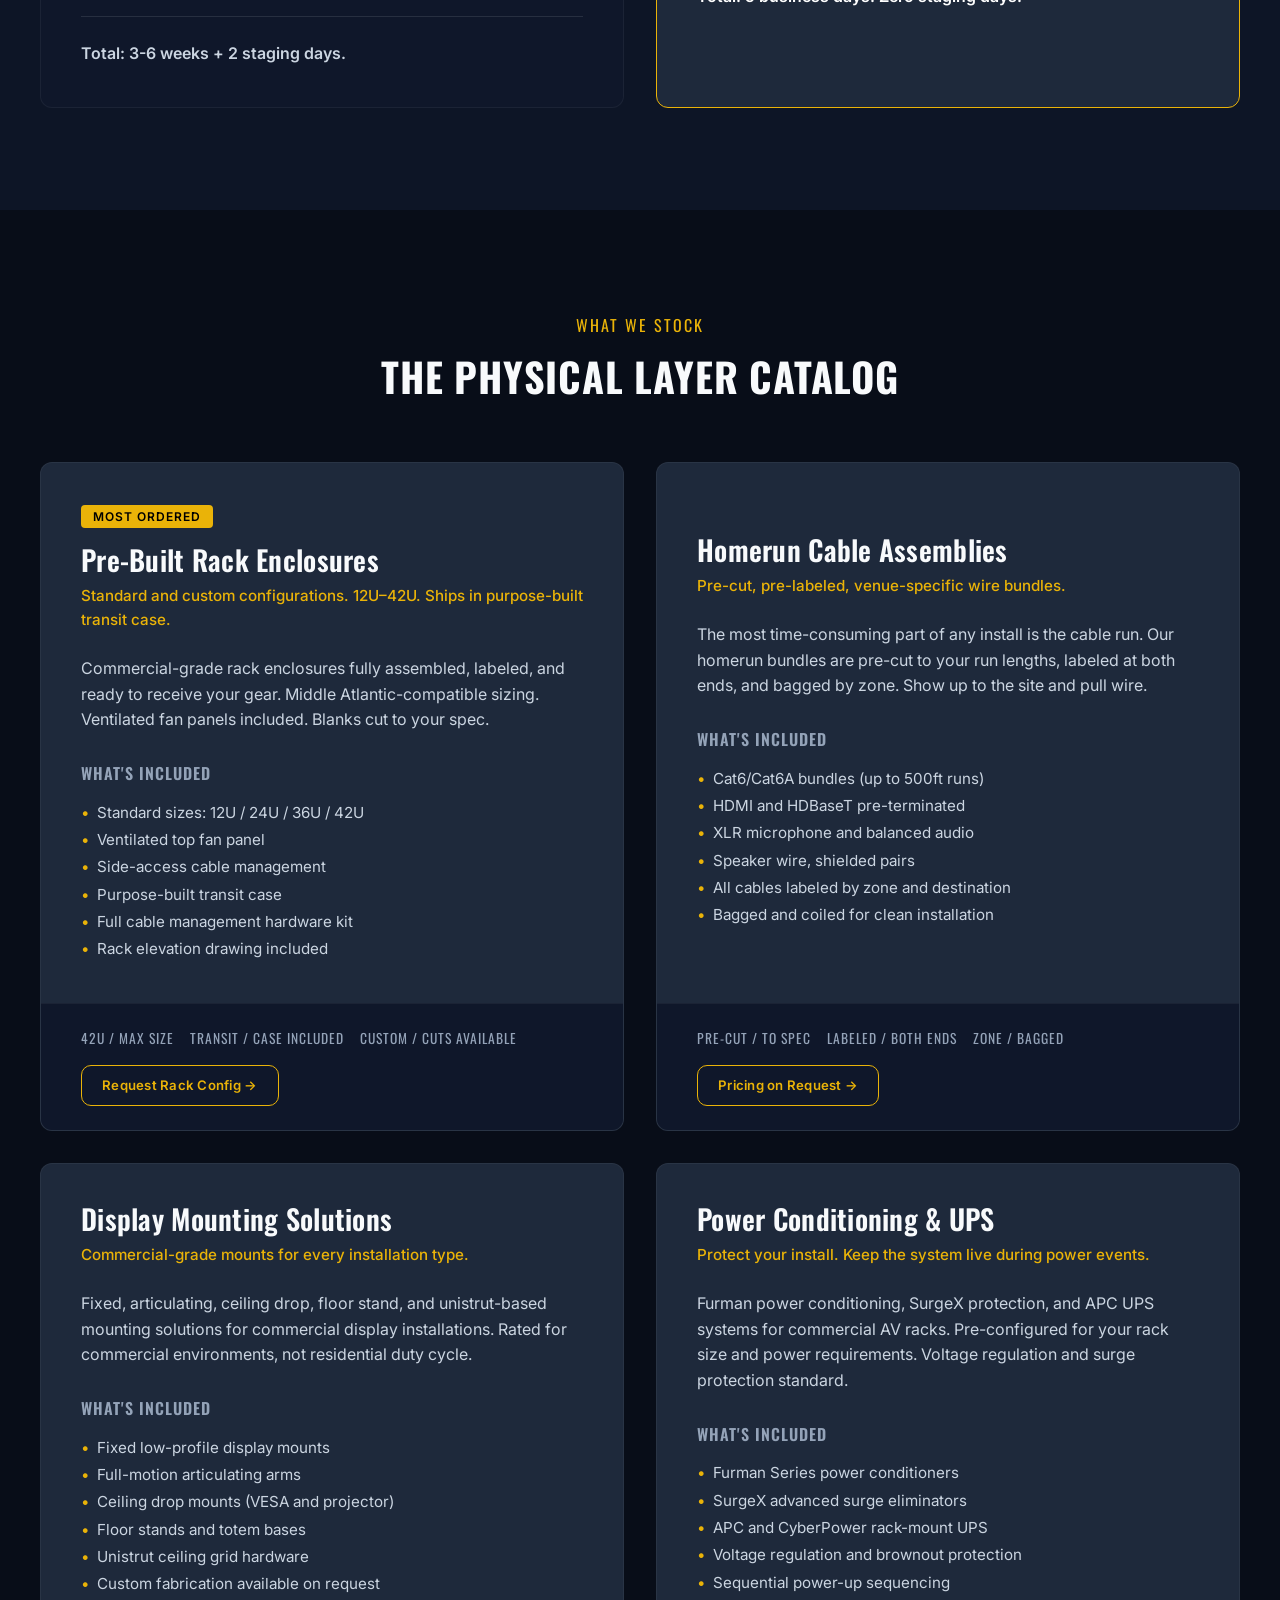
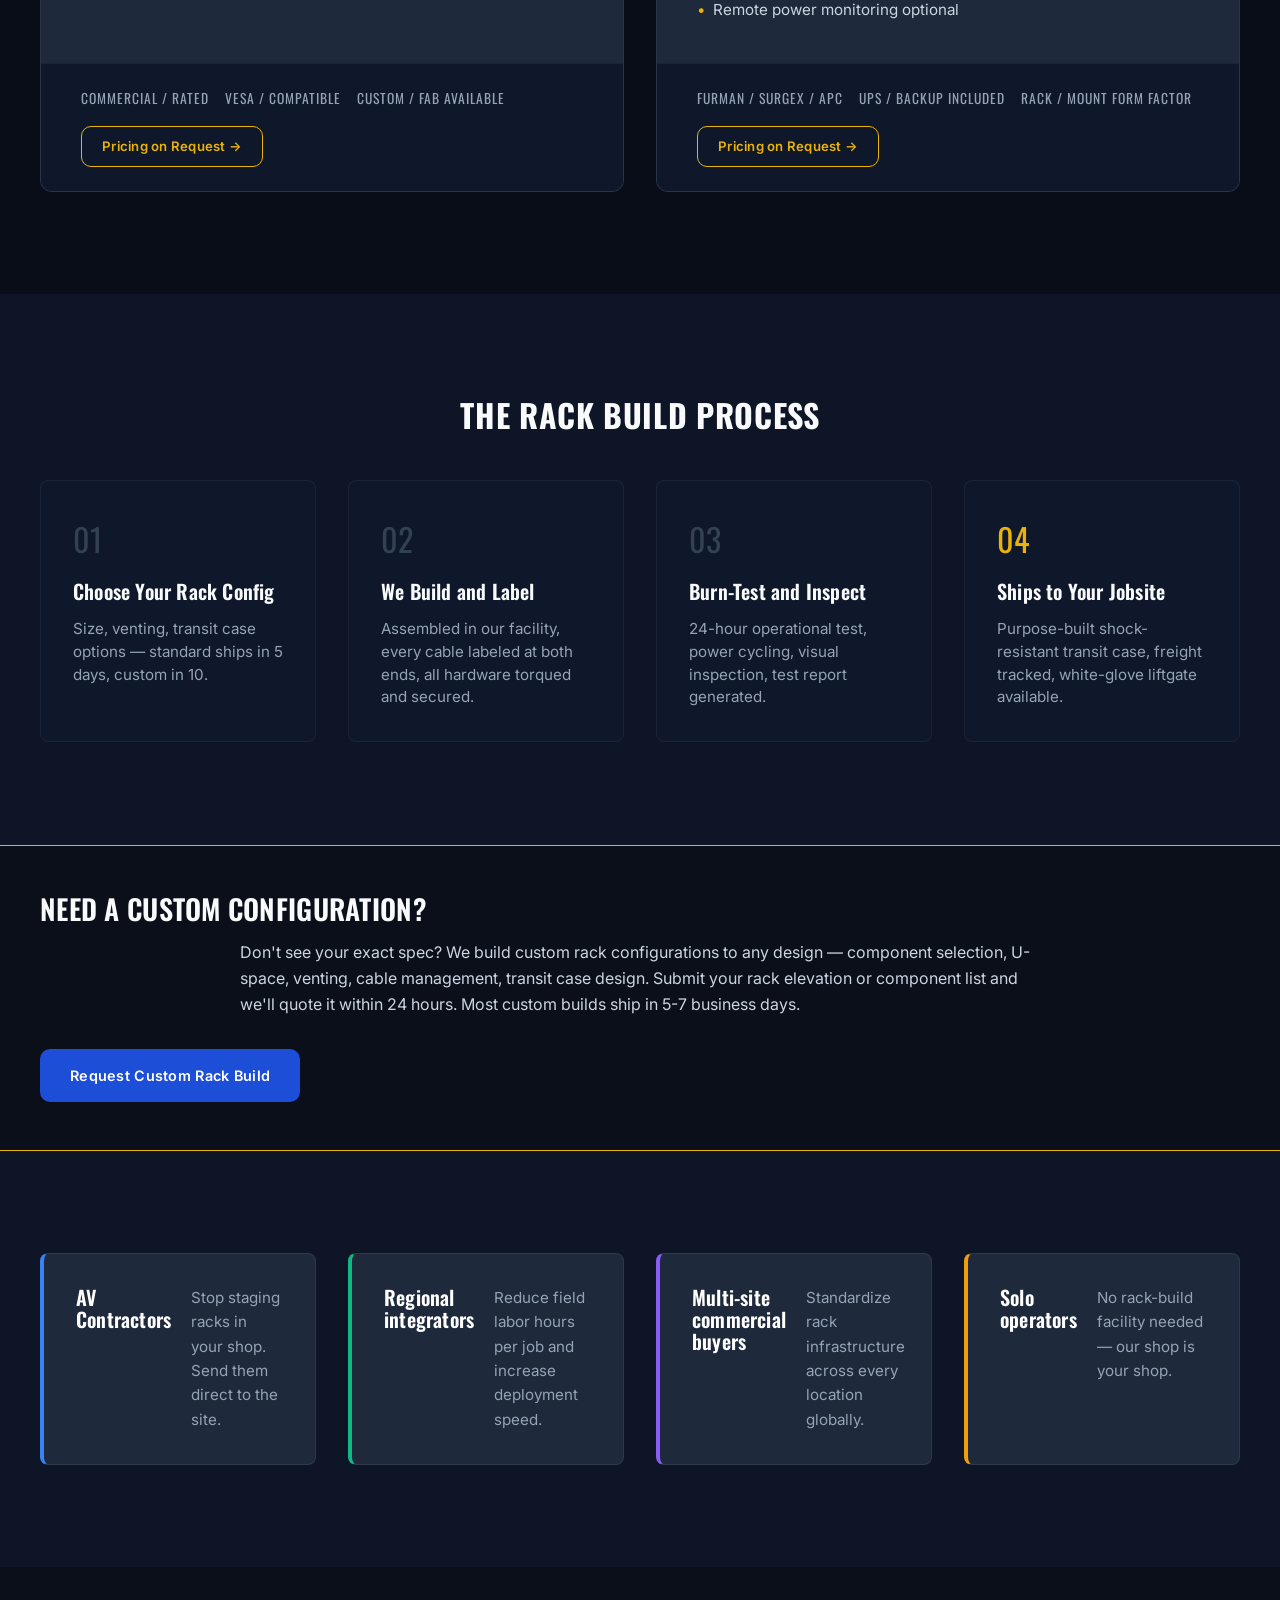
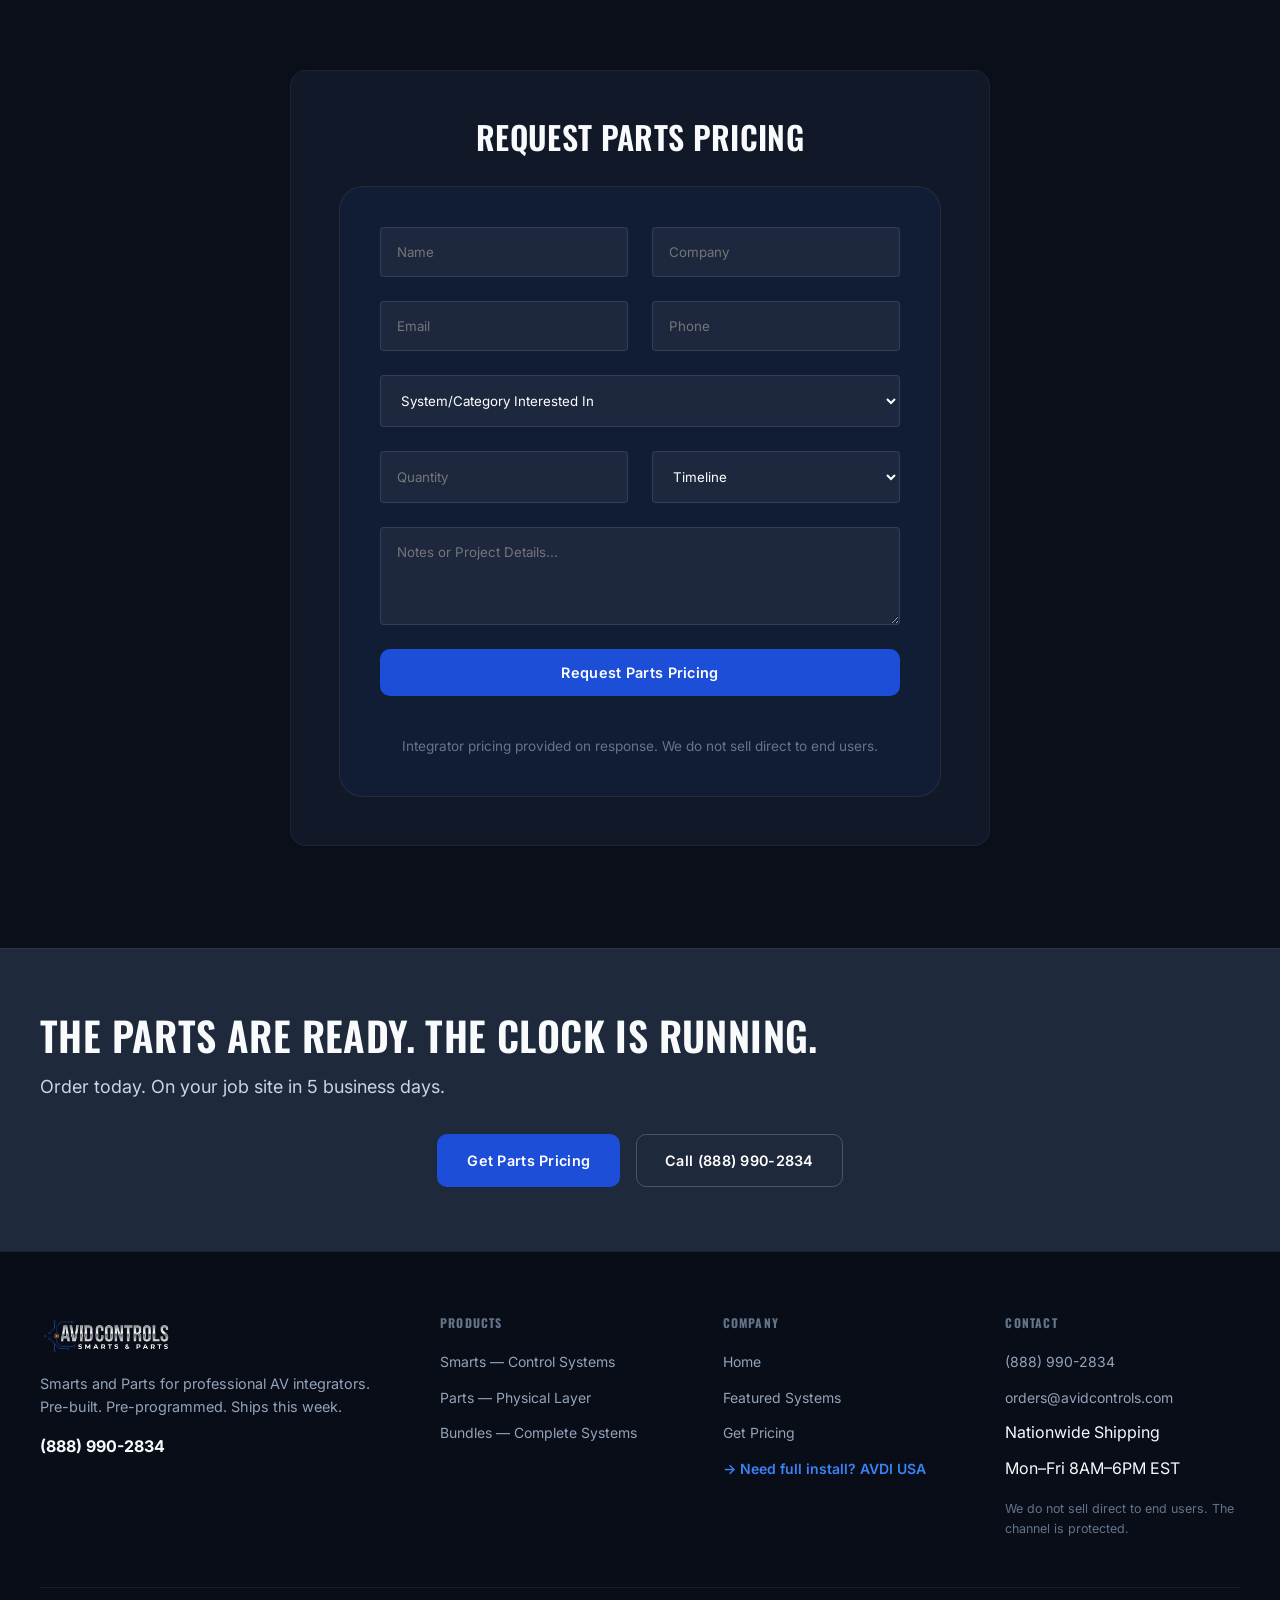
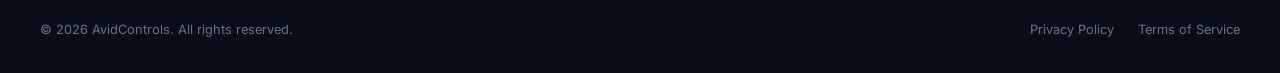
<file: parts.html>
<!DOCTYPE html>
<html lang="en">
<head>
  <meta charset="UTF-8">
  <meta name="viewport" content="width=device-width, initial-scale=1.0">
  <title>Parts | Pre-Built AV Racks & Homerun Cables | AvidControls</title>
  <meta name="description" content="Pre-built AV rack enclosures, homerun cable assemblies, mounting solutions, and power conditioning — kitted and shipped for professional AV Integrators.">
  <link rel="preconnect" href="https://fonts.googleapis.com">
  <link rel="preconnect" href="https://fonts.gstatic.com" crossorigin>
  <link href="https://fonts.googleapis.com/css2?family=Inter:wght@400;500;600&family=Oswald:wght@500;600;700&display=swap" rel="stylesheet">
  <link rel="stylesheet" href="styles.css">
</head>
<body>

  <!-- NAVIGATION -->
  <nav id="navbar" class="navbar scrolled" role="navigation" aria-label="Main Navigation">
    <div class="nav-inner">
      <a href="index.html" class="nav-logo" aria-label="AvidControls Home"><img src="assets/images/ac-logo-clean.png" alt="AvidControls" class="nav-logo-img"></a>
      <ul class="nav-links" role="list">
        <li><a href="index.html" class="nav-link">Home</a></li>
        <li><a href="smarts.html" class="nav-link">Smarts</a></li>
        <li><a href="parts.html" class="nav-link active">Parts</a></li>
        <li><a href="bundles.html" class="nav-link">Bundles</a></li>
      </ul>
      <div class="nav-cta">
        <a href="tel:8889902834" class="nav-phone">(888) 990-2834</a>
        <a href="#request" class="btn-primary btn-sm">Get Integrator Pricing</a>
      </div>
      <button class="hamburger" id="hamburger-btn" aria-label="Toggle mobile menu" aria-expanded="false">
        <span class="ham-bar"></span><span class="ham-bar"></span><span class="ham-bar"></span>
      </button>
    </div>
    <div class="mobile-menu" id="mobile-menu" aria-hidden="true">
      <ul class="mobile-nav-links" role="list">
        <li><a href="index.html" class="mobile-nav-link">Home</a></li>
        <li><a href="smarts.html" class="mobile-nav-link">Smarts — The Intelligence Layer</a></li>
        <li><a href="parts.html" class="mobile-nav-link active">Parts — The Physical Layer</a></li>
        <li><a href="bundles.html" class="mobile-nav-link">Bundles — Complete Systems</a></li>
        <li><a href="#request" class="mobile-nav-link mobile-nav-link--cta">Get Integrator Pricing</a></li>
        <li><a href="tel:8889902834" class="mobile-nav-link mobile-nav-link--phone">(888) 990-2834</a></li>
      </ul>
    </div>
  </nav>

  <!-- HERO SECTION -->
  <header class="page-hero" style="background-image: linear-gradient(rgba(10, 15, 26, 0.8), rgba(10, 15, 26, 0.9)), url('assets/images/parts-hero.png'); background-size: cover; background-position: center;">
    <div class="container text-center">
      <div class="hero-eyebrow" style="margin-bottom: 1.5rem;">
        <span class="badge" style="background: rgba(255,255,255,0.1); padding: 0.5rem 1rem; border-radius: 4px; font-family: 'Oswald', sans-serif; letter-spacing: 1px; margin-right: 0.5rem;">THE PHYSICAL LAYER</span>
      </div>
      <h1 class="hero-title" style="font-family: 'Oswald', sans-serif; font-size: 4rem; text-transform: uppercase; margin-bottom: 1.5rem; letter-spacing: -1px;">THE BUILD. SHIPPED.</h1>
      <p class="hero-subtitle" style="font-size: 1.25rem; max-width: 800px; margin: 0 auto 2.5rem; color: #cbd5e1; line-height: 1.6;">
        Pre-built AV rack enclosures, homerun cable assemblies, mounting solutions, and power conditioning — selected for commercial durability, kitted for your job site, shipped in days not weeks.
      </p>
      <div class="hero-actions" style="display: flex; gap: 1rem; justify-content: center; margin-bottom: 4rem;">
        <a href="#parts-cats" class="btn-primary">Browse Parts</a>
        <a href="#request" class="btn-white">Request Pricing</a>
      </div>
    </div>
    <div class="stats-strip" style="background: rgba(0,0,0,0.5); border-top: 1px solid rgba(255,255,255,0.1); border-bottom: 1px solid rgba(255,255,255,0.1); padding: 1.5rem 0;">
      <div class="container">
        <ul style="display: flex; justify-content: space-around; list-style: none; margin: 0; padding: 0; font-family: 'Oswald', sans-serif; color: #94a3b8; font-size: 1.1rem; text-transform: uppercase; letter-spacing: 1px;">
          <li><strong style="color: #fff;">5 Days</strong> / Ship Time</li>
          <li><strong style="color: #fff;">100%</strong> / Pre-Wired</li>
          <li><strong style="color: #fff;">Full</strong> / Cable Labels</li>
          <li><strong style="color: #fff;">Test Report</strong> / Included</li>
        </ul>
      </div>
    </div>
  </header>

  <!-- WHY PRE-BUILT -->
  <section class="section-pad section-dark-2">
    <div class="container">
      <div class="section-header text-center" style="margin-bottom: 4rem;">
        <span class="eyebrow" style="color: #eab308; font-family: 'Oswald', sans-serif; letter-spacing: 2px; text-transform: uppercase; display: block; margin-bottom: 1rem;">The Case For Pre-Built</span>
        <h2 class="section-title" style="font-family: 'Oswald', sans-serif; font-size: 2.5rem; text-transform: uppercase; margin-bottom: 1.5rem;">Stop Building Racks In The Field.</h2>
        <p class="section-subtitle" style="font-size: 1.125rem; color: #94a3b8; max-width: 700px; margin: 0 auto; line-height: 1.6;">
          Field rack builds cost more, take longer, and introduce mistakes that show up at the worst possible time — in front of the client.
        </p>
      </div>

      <div class="compare-grid" style="display: grid; grid-template-columns: 1fr 1fr; gap: 2rem;">
        <!-- Old Way -->
        <div style="background: #0f172a; padding: 2.5rem; border-radius: 12px; border: 1px solid rgba(255,255,255,0.05);">
          <h3 style="font-family: 'Oswald', sans-serif; font-size: 1.5rem; color: #ef4444; margin-bottom: 1.5rem; display: flex; align-items: center; gap: 0.5rem;">
            <svg width="24" height="24" fill="none" stroke="currentColor" viewBox="0 0 24 24"><path stroke-linecap="round" stroke-linejoin="round" stroke-width="2" d="M10 14l2-2m0 0l2-2m-2 2l-2-2m2 2l2 2m7-2a9 9 0 11-18 0 9 9 0 0118 0z"></path></svg>
            The Old Way
          </h3>
          <ul style="list-style: none; padding: 0; color: #94a3b8; line-height: 1.8; margin-bottom: 2rem;">
            <li>Source enclosure from Middle Atlantic</li>
            <li>Source cable from ADI</li>
            <li>Source mounts from Target</li>
            <li>Source power from SurgeX</li>
            <li>Wait for all 4 to arrive</li>
            <li>Schedule staging day at your shop</li>
            <li>Wire and label everything yourself</li>
            <li>Transport to site in your van</li>
            <li>Discover a bad cable on commissioning day</li>
          </ul>
          <div style="padding-top: 1.5rem; border-top: 1px solid rgba(255,255,255,0.1); font-weight: 600; color: #cbd5e1;">
            Total: 3-6 weeks + 2 staging days.
          </div>
        </div>

        <!-- AvidControls Way -->
        <div style="background: #1e293b; padding: 2.5rem; border-radius: 12px; border: 1px solid #eab308;">
          <h3 style="font-family: 'Oswald', sans-serif; font-size: 1.5rem; color: #eab308; margin-bottom: 1.5rem; display: flex; align-items: center; gap: 0.5rem;">
            <svg width="24" height="24" fill="none" stroke="currentColor" viewBox="0 0 24 24"><path stroke-linecap="round" stroke-linejoin="round" stroke-width="2" d="M9 12l2 2 4-4m6 2a9 9 0 11-18 0 9 9 0 0118 0z"></path></svg>
            The AvidControls Way
          </h3>
          <ul style="list-style: none; padding: 0; color: #cbd5e1; line-height: 1.8; margin-bottom: 2rem;">
            <li>Choose your rack config</li>
            <li>Send your ship-to address</li>
            <li>We build label and test everything</li>
            <li>Ships in purpose-built transit case</li>
            <li>Your crew sets it in place</li>
            <li>Connect your inputs and power</li>
            <li>Done</li>
          </ul>
          <div style="padding-top: 1.5rem; border-top: 1px solid rgba(255,255,255,0.1); font-weight: 600; color: #fff;">
            Total: 5 business days. Zero staging days.
          </div>
        </div>
      </div>
    </div>
  </section>

  <!-- PARTS CATEGORIES -->
  <section id="parts-cats" class="section-pad section-dark">
    <div class="container">
      <div class="section-header text-center" style="margin-bottom: 4rem;">
        <span class="eyebrow" style="color: #eab308; font-family: 'Oswald', sans-serif; letter-spacing: 2px; text-transform: uppercase; display: block; margin-bottom: 1rem;">What We Stock</span>
        <h2 class="section-title" style="font-family: 'Oswald', sans-serif; font-size: 2.5rem; text-transform: uppercase; margin-bottom: 1.5rem;">The Physical Layer Catalog</h2>
      </div>

      <div class="systems-grid" style="display: grid; grid-template-columns: repeat(2, 1fr); gap: 2rem;">
        
        <!-- Card 1 -->
        <div class="system-card" style="background: #1e293b; border-radius: 12px; overflow: hidden; border: 1px solid rgba(255,255,255,0.05); display: flex; flex-direction: column;">
          <div style="padding: 2.5rem; flex-grow: 1;">
            <div style="margin-bottom: 1rem;">
              <span class="badge" style="background: #eab308; color: #000; padding: 0.25rem 0.75rem; border-radius: 4px; font-size: 0.75rem; font-weight: 600; text-transform: uppercase; letter-spacing: 1px;">Most Ordered</span>
            </div>
            <h3 style="font-family: 'Oswald', sans-serif; font-size: 1.75rem; margin-bottom: 0.5rem;">Pre-Built Rack Enclosures</h3>
            <p style="color: #eab308; font-size: 0.95rem; margin-bottom: 1.5rem; font-weight: 500;">Standard and custom configurations. 12U–42U. Ships in purpose-built transit case.</p>
            <p style="color: #cbd5e1; line-height: 1.6; margin-bottom: 2rem;">Commercial-grade rack enclosures fully assembled, labeled, and ready to receive your gear. Middle Atlantic-compatible sizing. Ventilated fan panels included. Blanks cut to your spec.</p>
            
            <h4 style="font-family: 'Oswald', sans-serif; font-size: 1rem; color: #94a3b8; text-transform: uppercase; letter-spacing: 1px; margin-bottom: 1rem;">What's Included</h4>
            <ul class="system-card__components" style="list-style: none; padding: 0; color: #cbd5e1; font-size: 0.95rem; line-height: 1.8;">
              <li style="display: flex; gap: 0.5rem;"><span style="color: #eab308;">•</span> Standard sizes: 12U / 24U / 36U / 42U</li>
              <li style="display: flex; gap: 0.5rem;"><span style="color: #eab308;">•</span> Ventilated top fan panel</li>
              <li style="display: flex; gap: 0.5rem;"><span style="color: #eab308;">•</span> Side-access cable management</li>
              <li style="display: flex; gap: 0.5rem;"><span style="color: #eab308;">•</span> Purpose-built transit case</li>
              <li style="display: flex; gap: 0.5rem;"><span style="color: #eab308;">•</span> Full cable management hardware kit</li>
              <li style="display: flex; gap: 0.5rem;"><span style="color: #eab308;">•</span> Rack elevation drawing included</li>
            </ul>
          </div>
          <div style="background: #0f172a; padding: 1.5rem 2.5rem; border-top: 1px solid rgba(255,255,255,0.05); display: flex; justify-content: space-between; align-items: center; flex-wrap: wrap; gap: 1rem;">
            <div style="font-size: 0.85rem; color: #94a3b8; font-family: 'Oswald', sans-serif; text-transform: uppercase; letter-spacing: 1px; display: flex; gap: 1rem;">
              <span>42U / Max Size</span>
              <span>Transit / Case Included</span>
              <span>Custom / Cuts Available</span>
            </div>
            <a href="#request" class="btn-primary btn-sm" style="background: transparent; border: 1px solid #eab308; color: #eab308;">Request Rack Config &rarr;</a>
          </div>
        </div>

        <!-- Card 2 -->
        <div class="system-card" style="background: #1e293b; border-radius: 12px; overflow: hidden; border: 1px solid rgba(255,255,255,0.05); display: flex; flex-direction: column;">
          <div style="padding: 2.5rem; flex-grow: 1;">
            <h3 style="font-family: 'Oswald', sans-serif; font-size: 1.75rem; margin-bottom: 0.5rem; margin-top: 2rem;">Homerun Cable Assemblies</h3>
            <p style="color: #eab308; font-size: 0.95rem; margin-bottom: 1.5rem; font-weight: 500;">Pre-cut, pre-labeled, venue-specific wire bundles.</p>
            <p style="color: #cbd5e1; line-height: 1.6; margin-bottom: 2rem;">The most time-consuming part of any install is the cable run. Our homerun bundles are pre-cut to your run lengths, labeled at both ends, and bagged by zone. Show up to the site and pull wire.</p>
            
            <h4 style="font-family: 'Oswald', sans-serif; font-size: 1rem; color: #94a3b8; text-transform: uppercase; letter-spacing: 1px; margin-bottom: 1rem;">What's Included</h4>
            <ul class="system-card__components" style="list-style: none; padding: 0; color: #cbd5e1; font-size: 0.95rem; line-height: 1.8;">
              <li style="display: flex; gap: 0.5rem;"><span style="color: #eab308;">•</span> Cat6/Cat6A bundles (up to 500ft runs)</li>
              <li style="display: flex; gap: 0.5rem;"><span style="color: #eab308;">•</span> HDMI and HDBaseT pre-terminated</li>
              <li style="display: flex; gap: 0.5rem;"><span style="color: #eab308;">•</span> XLR microphone and balanced audio</li>
              <li style="display: flex; gap: 0.5rem;"><span style="color: #eab308;">•</span> Speaker wire, shielded pairs</li>
              <li style="display: flex; gap: 0.5rem;"><span style="color: #eab308;">•</span> All cables labeled by zone and destination</li>
              <li style="display: flex; gap: 0.5rem;"><span style="color: #eab308;">•</span> Bagged and coiled for clean installation</li>
            </ul>
          </div>
          <div style="background: #0f172a; padding: 1.5rem 2.5rem; border-top: 1px solid rgba(255,255,255,0.05); display: flex; justify-content: space-between; align-items: center; flex-wrap: wrap; gap: 1rem;">
            <div style="font-size: 0.85rem; color: #94a3b8; font-family: 'Oswald', sans-serif; text-transform: uppercase; letter-spacing: 1px; display: flex; gap: 1rem;">
              <span>Pre-Cut / To Spec</span>
              <span>Labeled / Both Ends</span>
              <span>Zone / Bagged</span>
            </div>
            <a href="#request" class="btn-primary btn-sm" style="background: transparent; border: 1px solid #eab308; color: #eab308;">Pricing on Request &rarr;</a>
          </div>
        </div>

        <!-- Card 3 -->
        <div class="system-card" style="background: #1e293b; border-radius: 12px; overflow: hidden; border: 1px solid rgba(255,255,255,0.05); display: flex; flex-direction: column;">
          <div style="padding: 2.5rem; flex-grow: 1;">
            <h3 style="font-family: 'Oswald', sans-serif; font-size: 1.75rem; margin-bottom: 0.5rem;">Display Mounting Solutions</h3>
            <p style="color: #eab308; font-size: 0.95rem; margin-bottom: 1.5rem; font-weight: 500;">Commercial-grade mounts for every installation type.</p>
            <p style="color: #cbd5e1; line-height: 1.6; margin-bottom: 2rem;">Fixed, articulating, ceiling drop, floor stand, and unistrut-based mounting solutions for commercial display installations. Rated for commercial environments, not residential duty cycle.</p>
            
            <h4 style="font-family: 'Oswald', sans-serif; font-size: 1rem; color: #94a3b8; text-transform: uppercase; letter-spacing: 1px; margin-bottom: 1rem;">What's Included</h4>
            <ul class="system-card__components" style="list-style: none; padding: 0; color: #cbd5e1; font-size: 0.95rem; line-height: 1.8;">
              <li style="display: flex; gap: 0.5rem;"><span style="color: #eab308;">•</span> Fixed low-profile display mounts</li>
              <li style="display: flex; gap: 0.5rem;"><span style="color: #eab308;">•</span> Full-motion articulating arms</li>
              <li style="display: flex; gap: 0.5rem;"><span style="color: #eab308;">•</span> Ceiling drop mounts (VESA and projector)</li>
              <li style="display: flex; gap: 0.5rem;"><span style="color: #eab308;">•</span> Floor stands and totem bases</li>
              <li style="display: flex; gap: 0.5rem;"><span style="color: #eab308;">•</span> Unistrut ceiling grid hardware</li>
              <li style="display: flex; gap: 0.5rem;"><span style="color: #eab308;">•</span> Custom fabrication available on request</li>
            </ul>
          </div>
          <div style="background: #0f172a; padding: 1.5rem 2.5rem; border-top: 1px solid rgba(255,255,255,0.05); display: flex; justify-content: space-between; align-items: center; flex-wrap: wrap; gap: 1rem;">
            <div style="font-size: 0.85rem; color: #94a3b8; font-family: 'Oswald', sans-serif; text-transform: uppercase; letter-spacing: 1px; display: flex; gap: 1rem;">
              <span>Commercial / Rated</span>
              <span>VESA / Compatible</span>
              <span>Custom / Fab Available</span>
            </div>
            <a href="#request" class="btn-primary btn-sm" style="background: transparent; border: 1px solid #eab308; color: #eab308;">Pricing on Request &rarr;</a>
          </div>
        </div>

        <!-- Card 4 -->
        <div class="system-card" style="background: #1e293b; border-radius: 12px; overflow: hidden; border: 1px solid rgba(255,255,255,0.05); display: flex; flex-direction: column;">
          <div style="padding: 2.5rem; flex-grow: 1;">
            <h3 style="font-family: 'Oswald', sans-serif; font-size: 1.75rem; margin-bottom: 0.5rem;">Power Conditioning & UPS</h3>
            <p style="color: #eab308; font-size: 0.95rem; margin-bottom: 1.5rem; font-weight: 500;">Protect your install. Keep the system live during power events.</p>
            <p style="color: #cbd5e1; line-height: 1.6; margin-bottom: 2rem;">Furman power conditioning, SurgeX protection, and APC UPS systems for commercial AV racks. Pre-configured for your rack size and power requirements. Voltage regulation and surge protection standard.</p>
            
            <h4 style="font-family: 'Oswald', sans-serif; font-size: 1rem; color: #94a3b8; text-transform: uppercase; letter-spacing: 1px; margin-bottom: 1rem;">What's Included</h4>
            <ul class="system-card__components" style="list-style: none; padding: 0; color: #cbd5e1; font-size: 0.95rem; line-height: 1.8;">
              <li style="display: flex; gap: 0.5rem;"><span style="color: #eab308;">•</span> Furman Series power conditioners</li>
              <li style="display: flex; gap: 0.5rem;"><span style="color: #eab308;">•</span> SurgeX advanced surge eliminators</li>
              <li style="display: flex; gap: 0.5rem;"><span style="color: #eab308;">•</span> APC and CyberPower rack-mount UPS</li>
              <li style="display: flex; gap: 0.5rem;"><span style="color: #eab308;">•</span> Voltage regulation and brownout protection</li>
              <li style="display: flex; gap: 0.5rem;"><span style="color: #eab308;">•</span> Sequential power-up sequencing</li>
              <li style="display: flex; gap: 0.5rem;"><span style="color: #eab308;">•</span> Remote power monitoring optional</li>
            </ul>
          </div>
          <div style="background: #0f172a; padding: 1.5rem 2.5rem; border-top: 1px solid rgba(255,255,255,0.05); display: flex; justify-content: space-between; align-items: center; flex-wrap: wrap; gap: 1rem;">
            <div style="font-size: 0.85rem; color: #94a3b8; font-family: 'Oswald', sans-serif; text-transform: uppercase; letter-spacing: 1px; display: flex; gap: 1rem;">
              <span>Furman / SurgeX / APC</span>
              <span>UPS / Backup Included</span>
              <span>Rack / Mount Form Factor</span>
            </div>
            <a href="#request" class="btn-primary btn-sm" style="background: transparent; border: 1px solid #eab308; color: #eab308;">Pricing on Request &rarr;</a>
          </div>
        </div>
      </div>
    </div>
  </section>

  <!-- RACK BUILD PROCESS -->
  <section class="section-pad section-dark-2">
    <div class="container">
      <div class="section-header text-center" style="margin-bottom: 3rem;">
        <h2 class="section-title" style="font-family: 'Oswald', sans-serif; font-size: 2rem; text-transform: uppercase;">The Rack Build Process</h2>
      </div>
      <div style="display: grid; grid-template-columns: repeat(4, 1fr); gap: 2rem;">
        <!-- Step 1 -->
        <div style="background: #0f172a; padding: 2rem; border-radius: 8px; border: 1px solid rgba(255,255,255,0.05);">
          <span style="display: block; font-family: 'Oswald', sans-serif; font-size: 2rem; color: #334155; margin-bottom: 1rem;">01</span>
          <h4 style="font-family: 'Oswald', sans-serif; font-size: 1.25rem; margin-bottom: 1rem;">Choose Your Rack Config</h4>
          <p style="color: #94a3b8; font-size: 0.95rem; line-height: 1.5;">Size, venting, transit case options — standard ships in 5 days, custom in 10.</p>
        </div>
        <!-- Step 2 -->
        <div style="background: #0f172a; padding: 2rem; border-radius: 8px; border: 1px solid rgba(255,255,255,0.05);">
          <span style="display: block; font-family: 'Oswald', sans-serif; font-size: 2rem; color: #334155; margin-bottom: 1rem;">02</span>
          <h4 style="font-family: 'Oswald', sans-serif; font-size: 1.25rem; margin-bottom: 1rem;">We Build and Label</h4>
          <p style="color: #94a3b8; font-size: 0.95rem; line-height: 1.5;">Assembled in our facility, every cable labeled at both ends, all hardware torqued and secured.</p>
        </div>
        <!-- Step 3 -->
        <div style="background: #0f172a; padding: 2rem; border-radius: 8px; border: 1px solid rgba(255,255,255,0.05);">
          <span style="display: block; font-family: 'Oswald', sans-serif; font-size: 2rem; color: #334155; margin-bottom: 1rem;">03</span>
          <h4 style="font-family: 'Oswald', sans-serif; font-size: 1.25rem; margin-bottom: 1rem;">Burn-Test and Inspect</h4>
          <p style="color: #94a3b8; font-size: 0.95rem; line-height: 1.5;">24-hour operational test, power cycling, visual inspection, test report generated.</p>
        </div>
        <!-- Step 4 -->
        <div style="background: #0f172a; padding: 2rem; border-radius: 8px; border: 1px solid rgba(255,255,255,0.05);">
          <span style="display: block; font-family: 'Oswald', sans-serif; font-size: 2rem; color: #eab308; margin-bottom: 1rem;">04</span>
          <h4 style="font-family: 'Oswald', sans-serif; font-size: 1.25rem; margin-bottom: 1rem;">Ships to Your Jobsite</h4>
          <p style="color: #94a3b8; font-size: 0.95rem; line-height: 1.5;">Purpose-built shock-resistant transit case, freight tracked, white-glove liftgate available.</p>
        </div>
      </div>
    </div>
  </section>

  <!-- CUSTOM RACKS BAND -->
  <section style="background: #0a0f1a; padding: 3rem 0; border-top: 1px solid #eab308; border-bottom: 1px solid #eab308;">
    <div class="container text-center">
      <h3 style="font-family: 'Oswald', sans-serif; font-size: 1.75rem; text-transform: uppercase; margin-bottom: 1rem;">Need a Custom Configuration?</h3>
      <p style="color: #cbd5e1; max-width: 800px; margin: 0 auto 2rem; line-height: 1.6;">
        Don't see your exact spec? We build custom rack configurations to any design — component selection, U-space, venting, cable management, transit case design. Submit your rack elevation or component list and we'll quote it within 24 hours. Most custom builds ship in 5-7 business days.
      </p>
      <a href="#request" class="btn-primary">Request Custom Rack Build</a>
    </div>
  </section>

  <!-- WHO IT'S FOR -->
  <section class="section-pad section-dark-2">
    <div class="container">
      <div class="who-grid" style="display: grid; grid-template-columns: repeat(auto-fit, minmax(250px, 1fr)); gap: 2rem;">
        <div class="who-card" style="background: #1e293b; padding: 2rem; border-radius: 8px; border-left: 4px solid #3b82f6;">
          <h4 style="font-family: 'Oswald', sans-serif; font-size: 1.25rem; margin-bottom: 0.5rem; color: #fff;">AV Contractors</h4>
          <p style="color: #94a3b8; font-size: 0.95rem;">Stop staging racks in your shop. Send them direct to the site.</p>
        </div>
        <div class="who-card" style="background: #1e293b; padding: 2rem; border-radius: 8px; border-left: 4px solid #10b981;">
          <h4 style="font-family: 'Oswald', sans-serif; font-size: 1.25rem; margin-bottom: 0.5rem; color: #fff;">Regional integrators</h4>
          <p style="color: #94a3b8; font-size: 0.95rem;">Reduce field labor hours per job and increase deployment speed.</p>
        </div>
        <div class="who-card" style="background: #1e293b; padding: 2rem; border-radius: 8px; border-left: 4px solid #8b5cf6;">
          <h4 style="font-family: 'Oswald', sans-serif; font-size: 1.25rem; margin-bottom: 0.5rem; color: #fff;">Multi-site commercial buyers</h4>
          <p style="color: #94a3b8; font-size: 0.95rem;">Standardize rack infrastructure across every location globally.</p>
        </div>
        <div class="who-card" style="background: #1e293b; padding: 2rem; border-radius: 8px; border-left: 4px solid #f59e0b;">
          <h4 style="font-family: 'Oswald', sans-serif; font-size: 1.25rem; margin-bottom: 0.5rem; color: #fff;">Solo operators</h4>
          <p style="color: #94a3b8; font-size: 0.95rem;">No rack-build facility needed — our shop is your shop.</p>
        </div>
      </div>
    </div>
  </section>

  <!-- REQUEST FORM -->
  <section id="request" class="request-section section-pad" style="background: #0a0f1a;">
    <div class="container">
      <div class="form-container" style="max-width: 700px; margin: 0 auto; background: #111827; padding: 3rem; border-radius: 16px; border: 1px solid rgba(255,255,255,0.05);">
        <h2 style="font-family: 'Oswald', sans-serif; font-size: 2rem; text-transform: uppercase; margin-bottom: 2rem; text-align: center;">Request Parts Pricing</h2>
        <form action="https://formspree.io/f/AVIDCONTROLS_FORM_ID" method="POST" class="quote-form" style="display: flex; flex-direction: column; gap: 1.5rem;">
          <div style="display: grid; grid-template-columns: 1fr 1fr; gap: 1.5rem;">
            <input type="text" name="Name" placeholder="Name" required style="width: 100%; padding: 1rem; background: rgba(255,255,255,0.05); border: 1px solid rgba(255,255,255,0.1); border-radius: 4px; color: #fff;">
            <input type="text" name="Company" placeholder="Company" required style="width: 100%; padding: 1rem; background: rgba(255,255,255,0.05); border: 1px solid rgba(255,255,255,0.1); border-radius: 4px; color: #fff;">
          </div>
          <div style="display: grid; grid-template-columns: 1fr 1fr; gap: 1.5rem;">
            <input type="email" name="Email" placeholder="Email" required style="width: 100%; padding: 1rem; background: rgba(255,255,255,0.05); border: 1px solid rgba(255,255,255,0.1); border-radius: 4px; color: #fff;">
            <input type="tel" name="Phone" placeholder="Phone" required style="width: 100%; padding: 1rem; background: rgba(255,255,255,0.05); border: 1px solid rgba(255,255,255,0.1); border-radius: 4px; color: #fff;">
          </div>
          
          <select name="System Interested In" required style="width: 100%; padding: 1rem; background: rgba(255,255,255,0.05); border: 1px solid rgba(255,255,255,0.1); border-radius: 4px; color: #fff;">
            <option value="" disabled selected>System/Category Interested In</option>
            <option value="Pre-Built Rack Enclosure">Pre-Built Rack Enclosure</option>
            <option value="Homerun Cable Assembly">Homerun Cable Assembly</option>
            <option value="Display Mounting">Display Mounting</option>
            <option value="Power Conditioning">Power Conditioning</option>
            <option value="Custom Rack Build">Custom Rack Build</option>
          </select>
          
          <div style="display: grid; grid-template-columns: 1fr 1fr; gap: 1.5rem;">
            <input type="number" name="Quantity" placeholder="Quantity" style="width: 100%; padding: 1rem; background: rgba(255,255,255,0.05); border: 1px solid rgba(255,255,255,0.1); border-radius: 4px; color: #fff;">
            <select name="Timeline" required style="width: 100%; padding: 1rem; background: rgba(255,255,255,0.05); border: 1px solid rgba(255,255,255,0.1); border-radius: 4px; color: #fff;">
              <option value="" disabled selected>Timeline</option>
              <option value="ASAP">ASAP</option>
              <option value="1 week">1 week</option>
              <option value="2-4 weeks">2-4 weeks</option>
              <option value="Planning">Planning</option>
            </select>
          </div>
          
          <textarea name="Notes" placeholder="Notes or Project Details..." rows="4" style="width: 100%; padding: 1rem; background: rgba(255,255,255,0.05); border: 1px solid rgba(255,255,255,0.1); border-radius: 4px; color: #fff;"></textarea>
          
          <button type="submit" class="btn-primary" style="width: 100%; text-align: center; justify-content: center;">Request Parts Pricing</button>
          
          <p class="form-disclaimer" style="text-align: center; color: #64748b; font-size: 0.85rem; margin-top: 1rem;">
            Integrator pricing provided on response. We do not sell direct to end users.
          </p>
        </form>
      </div>
    </div>
  </section>

  <!-- CTA BAND -->
  <section style="background: #1e293b; padding: 4rem 0; border-top: 1px solid rgba(255,255,255,0.05);">
    <div class="container text-center">
      <h2 style="font-family: 'Oswald', sans-serif; font-size: 2.5rem; text-transform: uppercase; margin-bottom: 1rem;">The Parts Are Ready. The Clock Is Running.</h2>
      <p style="color: #cbd5e1; font-size: 1.125rem; margin-bottom: 2rem;">Order today. On your job site in 5 business days.</p>
      <div style="display: flex; gap: 1rem; justify-content: center;">
        <a href="#request" class="btn-primary">Get Parts Pricing</a>
        <a href="tel:8889902834" class="btn-white" style="background: transparent; color: #fff; border: 1px solid rgba(255,255,255,0.2);">Call (888) 990-2834</a>
      </div>
    </div>
  </section>

  <!-- FOOTER -->
  <footer class="footer">
    <div class="container">
      <div class="footer-grid">
        <div class="footer-brand">
          <div class="footer-logo"><img src="assets/images/ac-logo-clean.png" alt="AvidControls" style="height:40px;width:auto;"></div>
          <p class="footer-tagline">Smarts and Parts for professional AV integrators. Pre-built. Pre-programmed. Ships this week.</p>
          <a href="tel:8889902834" class="footer-phone">(888) 990-2834</a>
        </div>
        <div class="footer-links-group">
          <h4 class="footer-links-title">Products</h4>
          <ul class="footer-links">
            <li><a href="smarts.html">Smarts — Control Systems</a></li>
            <li><a href="parts.html">Parts — Physical Layer</a></li>
            <li><a href="bundles.html">Bundles — Complete Systems</a></li>
          </ul>
        </div>
        <div class="footer-links-group">
          <h4 class="footer-links-title">Company</h4>
          <ul class="footer-links">
            <li><a href="index.html">Home</a></li>
            <li><a href="index.html#systems">Featured Systems</a></li>
            <li><a href="index.html#request">Get Pricing</a></li>
            <li><a href="https://avdiusa.com" target="_blank" rel="noopener" class="footer-avdi-link">→ Need full install? AVDI USA</a></li>
          </ul>
        </div>
        <div class="footer-links-group">
          <h4 class="footer-links-title">Contact</h4>
          <ul class="footer-links">
            <li><a href="tel:8889902834">(888) 990-2834</a></li>
            <li><a href="mailto:orders@avidcontrols.com">orders@avidcontrols.com</a></li>
            <li>Nationwide Shipping</li>
            <li>Mon–Fri 8AM–6PM EST</li>
            <li style="color:#64748b;font-size:0.78rem;margin-top:0.5rem;">We do not sell direct to end users. The channel is protected.</li>
          </ul>
        </div>
      </div>
      <div class="footer-bottom">
        <p class="footer-copy">© 2026 AvidControls. All rights reserved.</p>
        <div class="footer-bottom-links">
          <a href="#" class="footer-bottom-link">Privacy Policy</a>
          <a href="#" class="footer-bottom-link">Terms of Service</a>
        </div>
      </div>
    </div>
  </footer>

  <!-- MOBILE STICKY -->
  <div class="mobile-sticky">
    <a href="tel:8889902834" class="mobile-sticky-btn mobile-sticky-call">Call Us</a>
    <a href="#request" class="mobile-sticky-btn mobile-sticky-quote">Get Pricing</a>
  </div>

  <script src="app.js"></script>
</body>
</html>
</file>
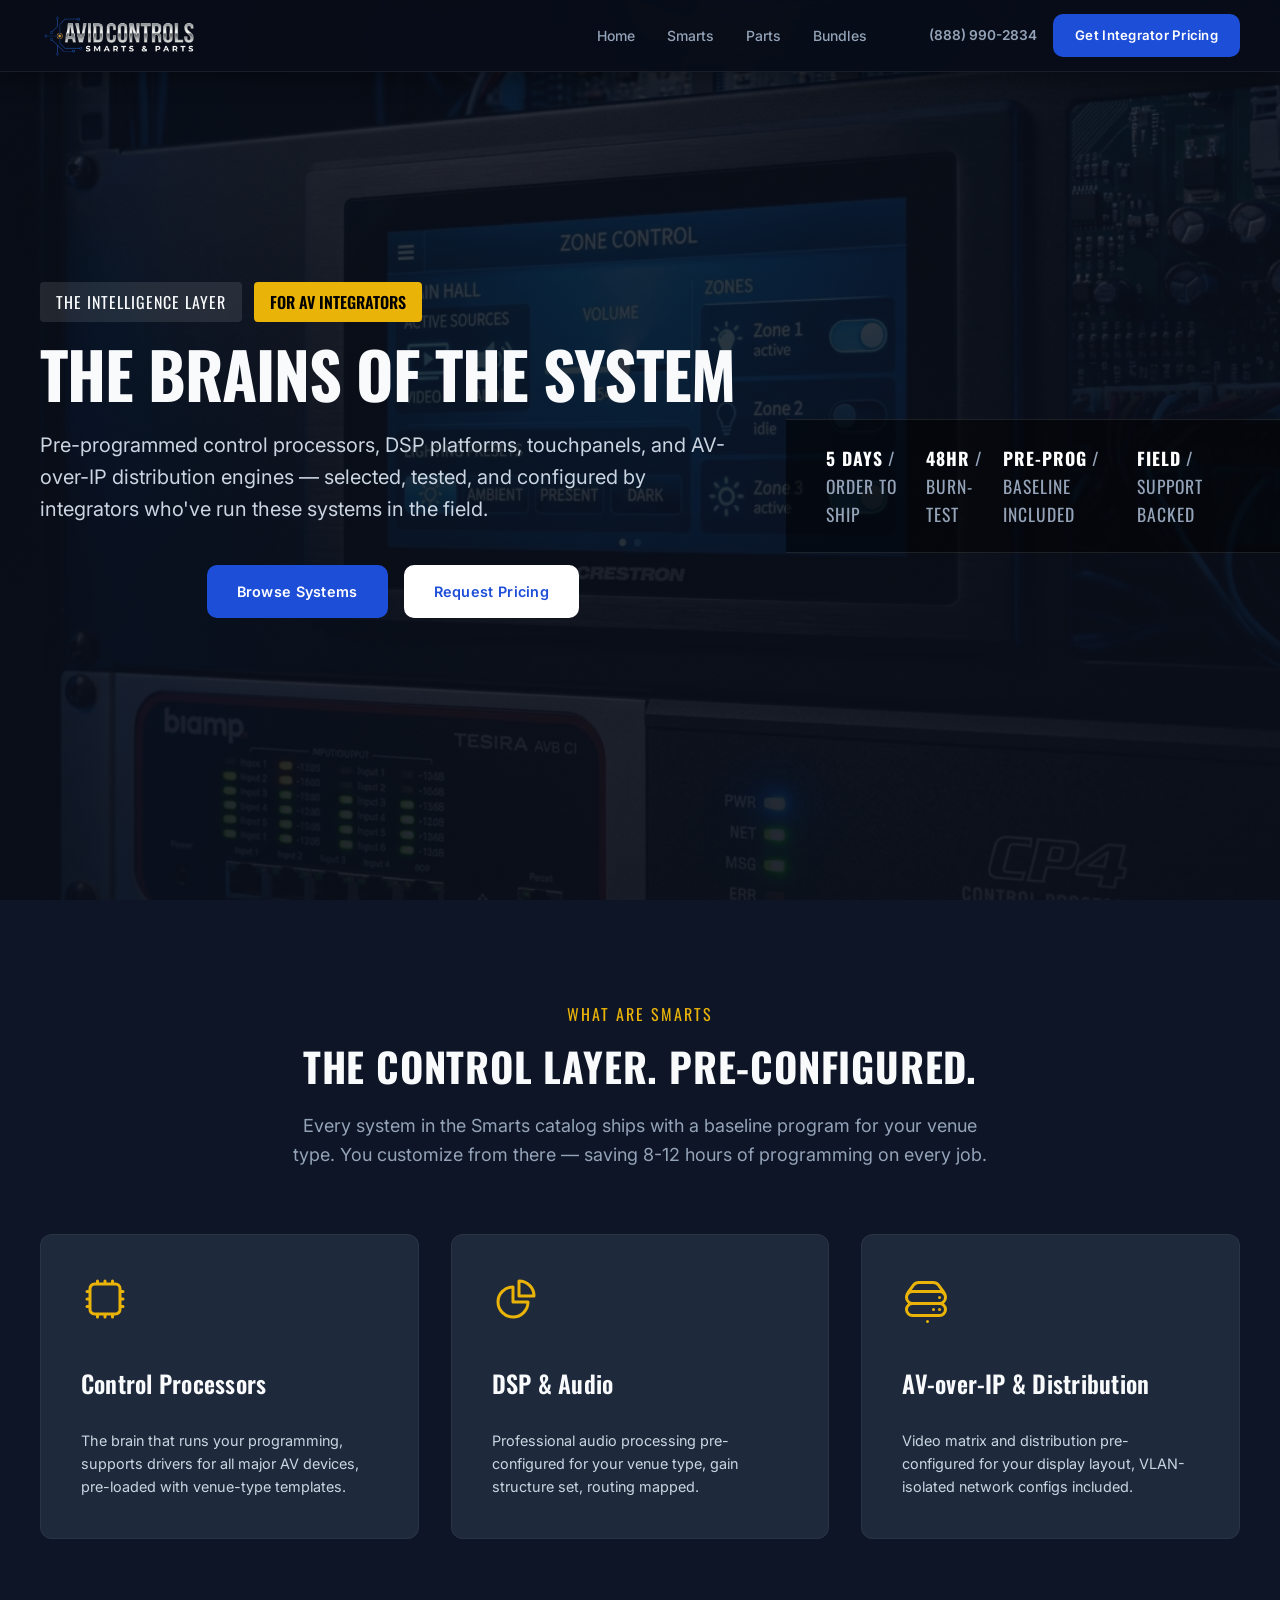
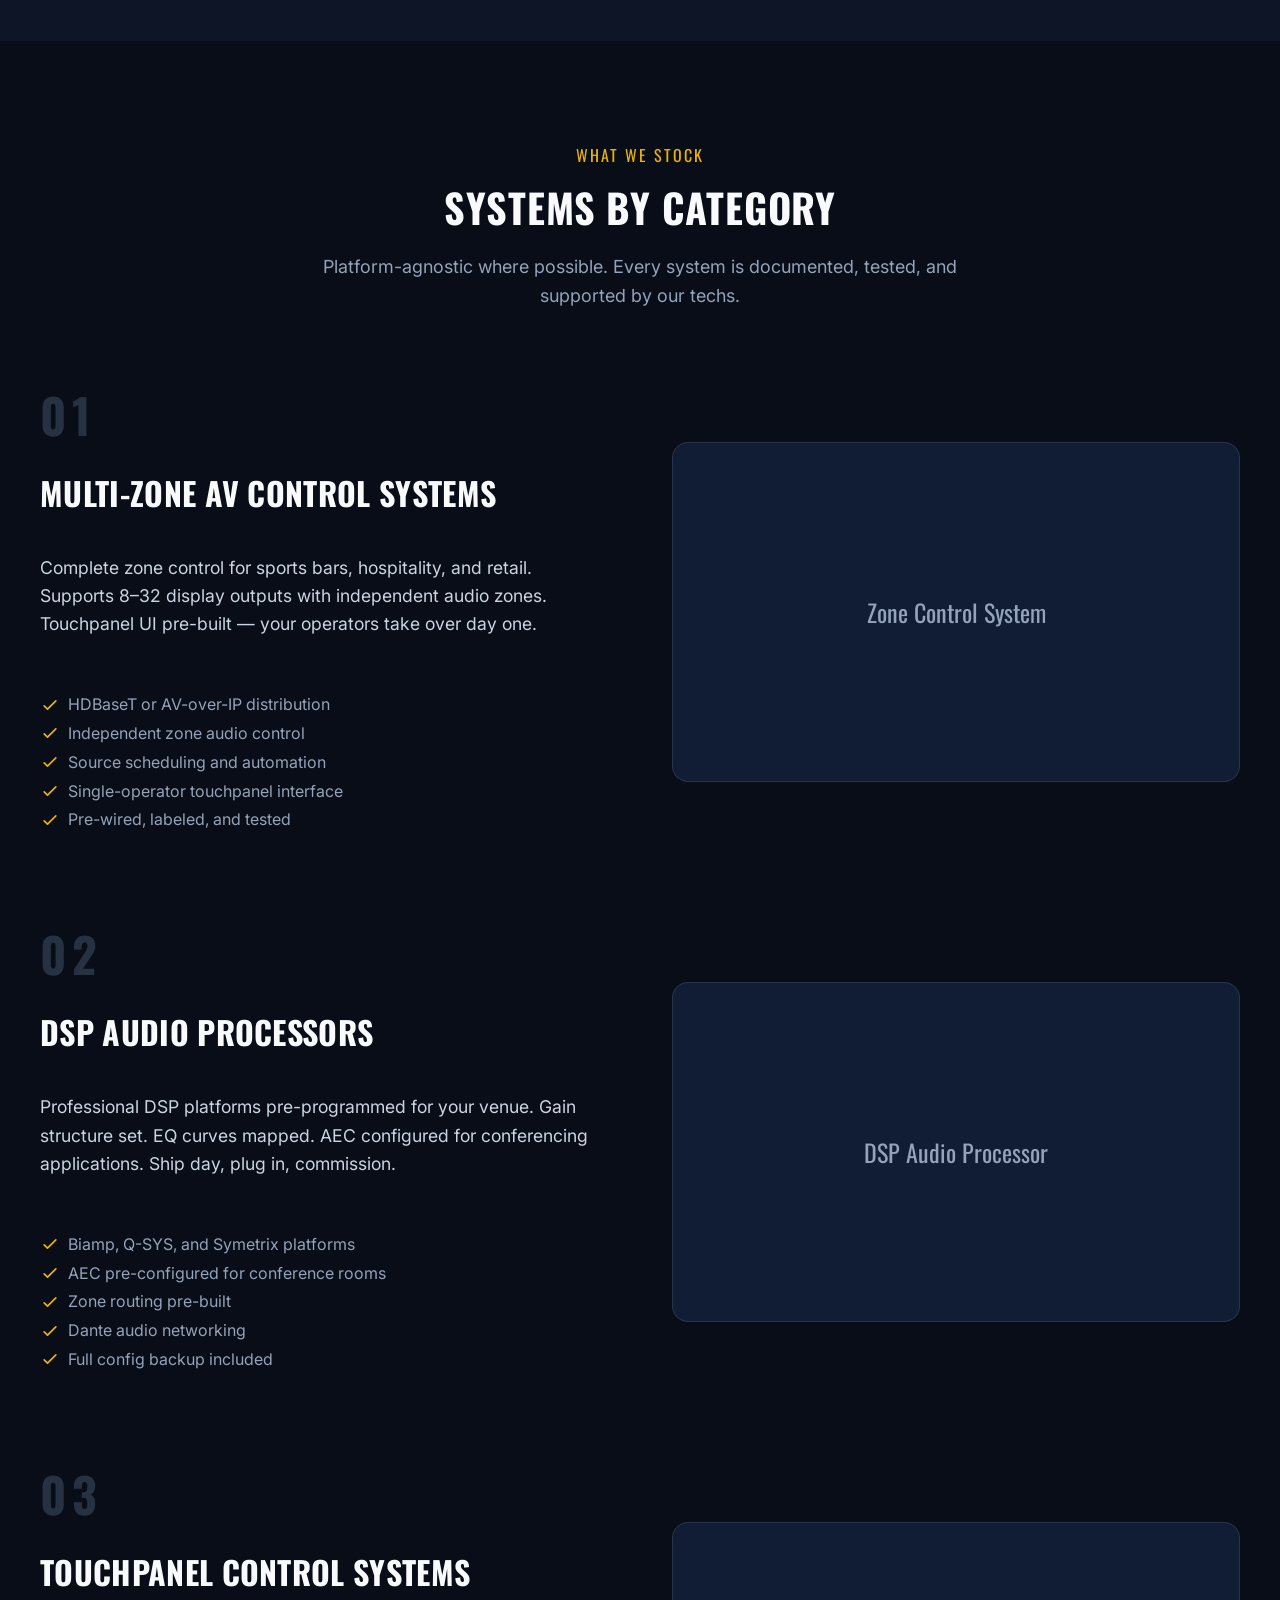
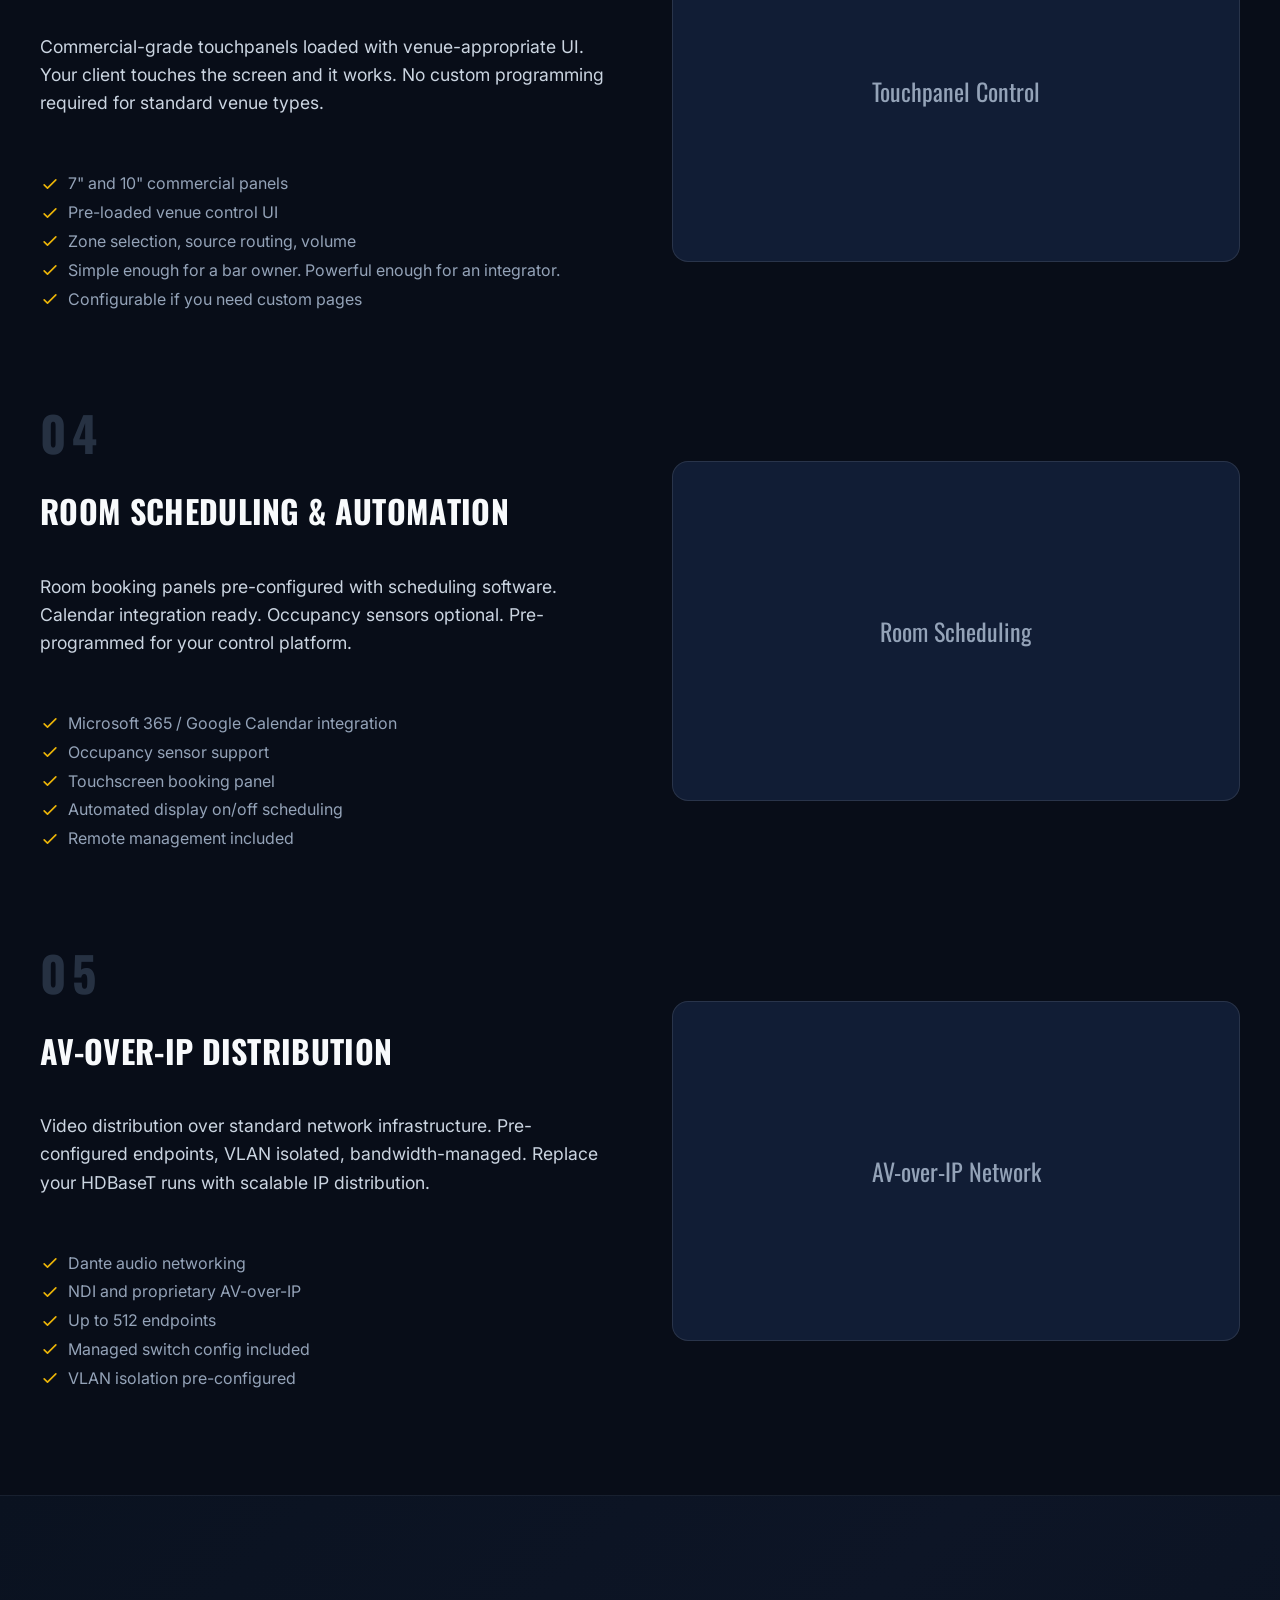
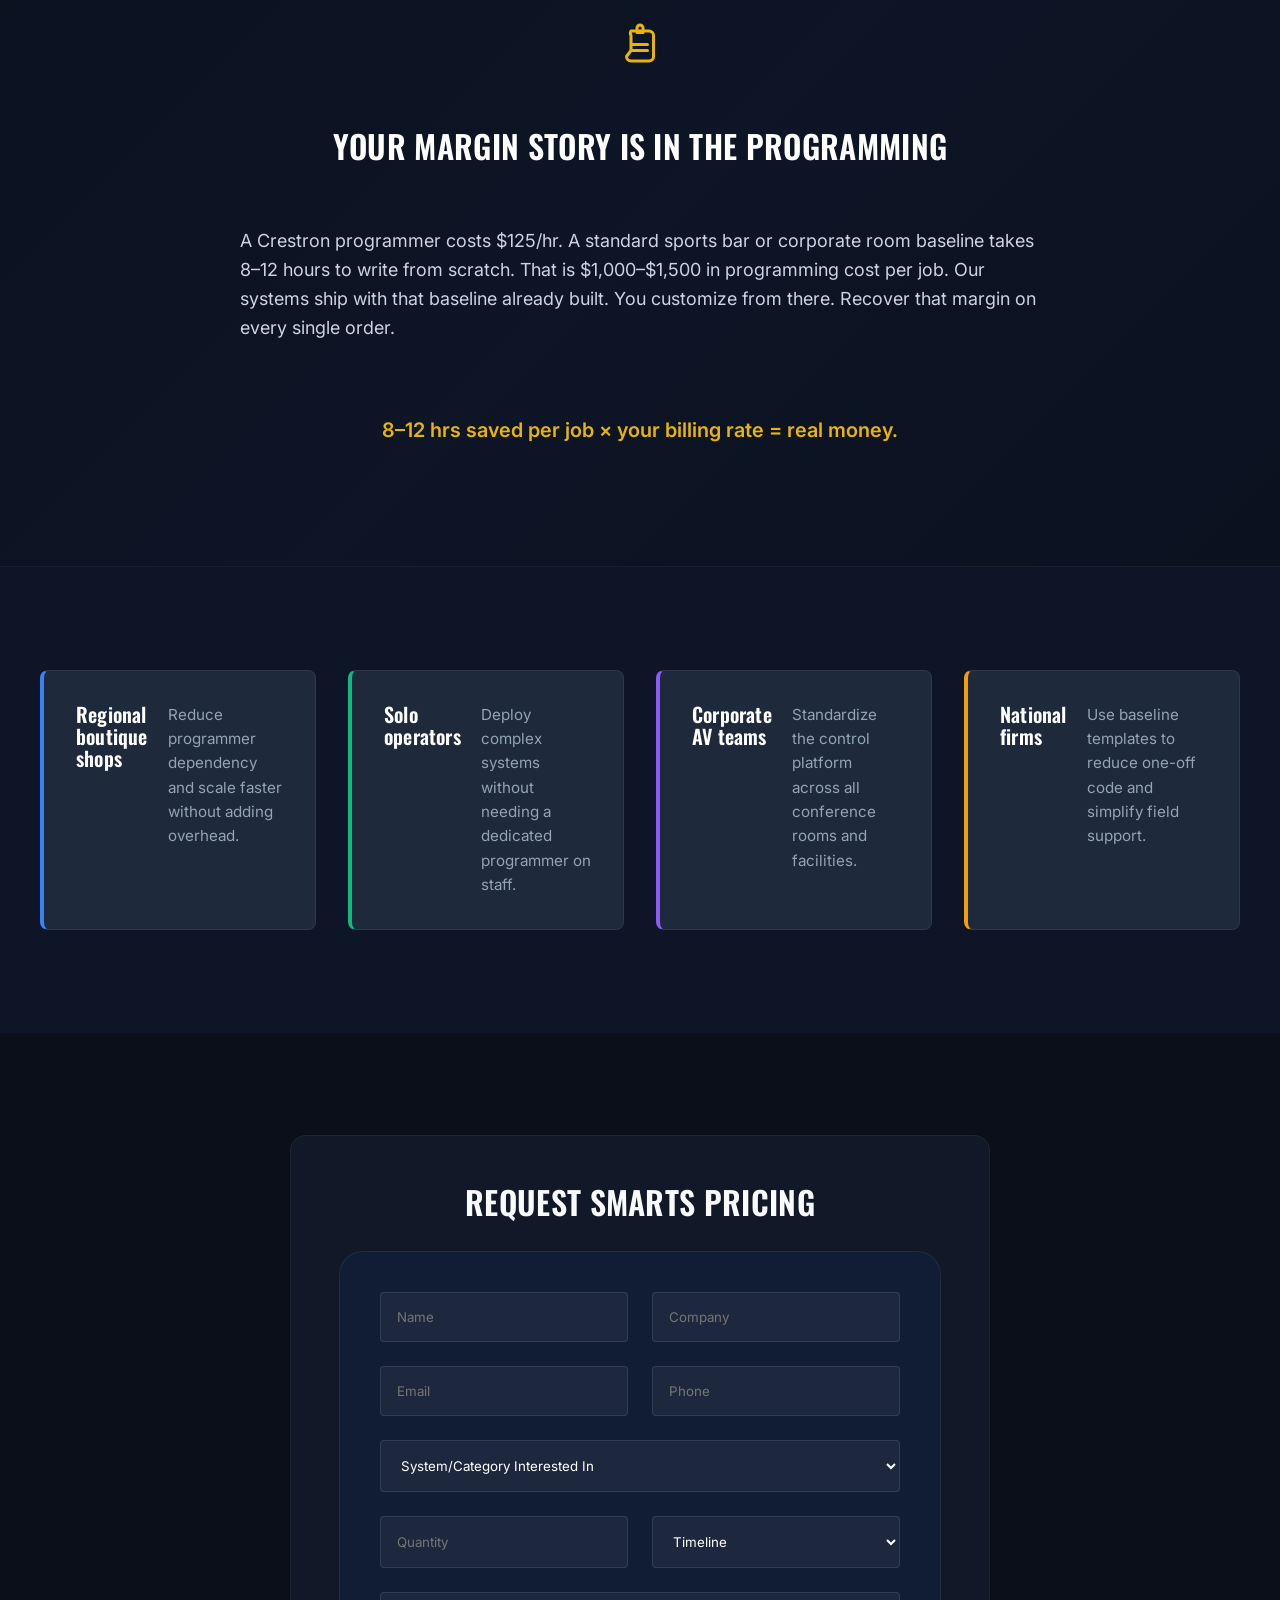
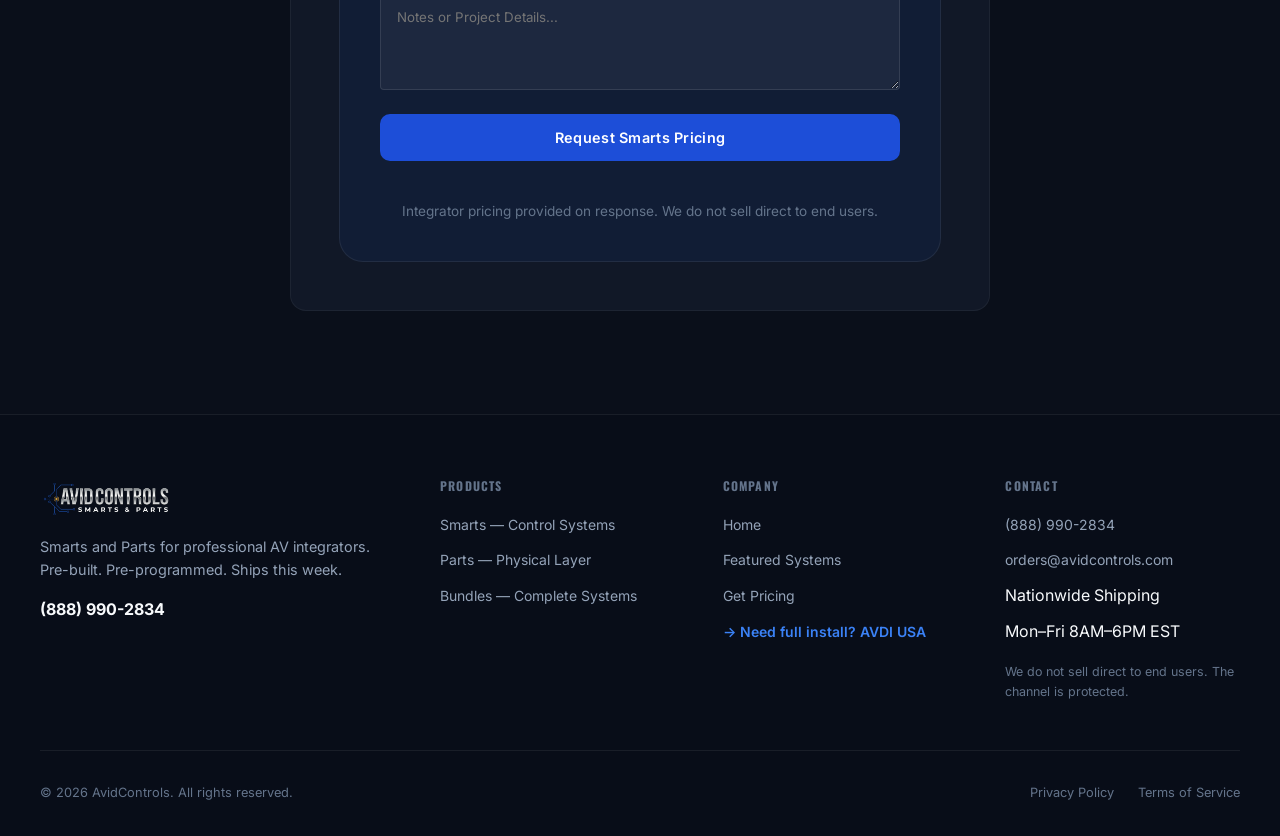
<file: smarts.html>
<!DOCTYPE html>
<html lang="en">
<head>
  <meta charset="UTF-8">
  <meta name="viewport" content="width=device-width, initial-scale=1.0">
  <title>Smarts | Pre-Programmed Control Systems & DSP | AvidControls</title>
  <meta name="description" content="Pre-programmed control processors, DSP platforms, touchpanels, and AV-over-IP distribution engines — selected, tested, and configured for AV Integrators.">
  <link rel="preconnect" href="https://fonts.googleapis.com">
  <link rel="preconnect" href="https://fonts.gstatic.com" crossorigin>
  <link href="https://fonts.googleapis.com/css2?family=Inter:wght@400;500;600&family=Oswald:wght@500;600;700&display=swap" rel="stylesheet">
  <link rel="stylesheet" href="styles.css">
</head>
<body>

  <!-- NAVIGATION -->
  <nav id="navbar" class="navbar scrolled" role="navigation" aria-label="Main Navigation">
    <div class="nav-inner">
      <a href="index.html" class="nav-logo" aria-label="AvidControls Home"><img src="assets/images/ac-logo-clean.png" alt="AvidControls" class="nav-logo-img"></a>
      <ul class="nav-links" role="list">
        <li><a href="index.html" class="nav-link">Home</a></li>
        <li><a href="smarts.html" class="nav-link active">Smarts</a></li>
        <li><a href="parts.html" class="nav-link">Parts</a></li>
        <li><a href="bundles.html" class="nav-link">Bundles</a></li>
      </ul>
      <div class="nav-cta">
        <a href="tel:8889902834" class="nav-phone">(888) 990-2834</a>
        <a href="#request" class="btn-primary btn-sm">Get Integrator Pricing</a>
      </div>
      <button class="hamburger" id="hamburger-btn" aria-label="Toggle mobile menu" aria-expanded="false">
        <span class="ham-bar"></span><span class="ham-bar"></span><span class="ham-bar"></span>
      </button>
    </div>
    <div class="mobile-menu" id="mobile-menu" aria-hidden="true">
      <ul class="mobile-nav-links" role="list">
        <li><a href="index.html" class="mobile-nav-link">Home</a></li>
        <li><a href="smarts.html" class="mobile-nav-link active">Smarts — The Intelligence Layer</a></li>
        <li><a href="parts.html" class="mobile-nav-link">Parts — The Physical Layer</a></li>
        <li><a href="bundles.html" class="mobile-nav-link">Bundles — Complete Systems</a></li>
        <li><a href="#request" class="mobile-nav-link mobile-nav-link--cta">Get Integrator Pricing</a></li>
        <li><a href="tel:8889902834" class="mobile-nav-link mobile-nav-link--phone">(888) 990-2834</a></li>
      </ul>
    </div>
  </nav>

  <!-- HERO SECTION -->
  <header class="page-hero" style="background-image: linear-gradient(rgba(10, 15, 26, 0.8), rgba(10, 15, 26, 0.9)), url('assets/images/smarts-hero.png'); background-size: cover; background-position: center;">
    <div class="container text-center">
      <div class="hero-eyebrow" style="margin-bottom: 1.5rem;">
        <span class="badge" style="background: rgba(255,255,255,0.1); padding: 0.5rem 1rem; border-radius: 4px; font-family: 'Oswald', sans-serif; letter-spacing: 1px; margin-right: 0.5rem;">THE INTELLIGENCE LAYER</span>
        <span class="pill" style="background: #eab308; color: #000; padding: 0.5rem 1rem; border-radius: 4px; font-family: 'Oswald', sans-serif; font-weight: 600;">FOR AV INTEGRATORS</span>
      </div>
      <h1 class="hero-title" style="font-family: 'Oswald', sans-serif; font-size: 4rem; text-transform: uppercase; margin-bottom: 1.5rem; letter-spacing: -1px;">THE BRAINS OF THE SYSTEM</h1>
      <p class="hero-subtitle" style="font-size: 1.25rem; max-width: 800px; margin: 0 auto 2.5rem; color: #cbd5e1; line-height: 1.6;">
        Pre-programmed control processors, DSP platforms, touchpanels, and AV-over-IP distribution engines — selected, tested, and configured by integrators who've run these systems in the field.
      </p>
      <div class="hero-actions" style="display: flex; gap: 1rem; justify-content: center; margin-bottom: 4rem;">
        <a href="#systems" class="btn-primary">Browse Systems</a>
        <a href="#request" class="btn-white">Request Pricing</a>
      </div>
    </div>
    <div class="stats-strip" style="background: rgba(0,0,0,0.5); border-top: 1px solid rgba(255,255,255,0.1); border-bottom: 1px solid rgba(255,255,255,0.1); padding: 1.5rem 0;">
      <div class="container">
        <ul style="display: flex; justify-content: space-around; list-style: none; margin: 0; padding: 0; font-family: 'Oswald', sans-serif; color: #94a3b8; font-size: 1.1rem; text-transform: uppercase; letter-spacing: 1px;">
          <li><strong style="color: #fff;">5 Days</strong> / Order to Ship</li>
          <li><strong style="color: #fff;">48hr</strong> / Burn-Test</li>
          <li><strong style="color: #fff;">Pre-Prog</strong> / Baseline Included</li>
          <li><strong style="color: #fff;">Field</strong> / Support Backed</li>
        </ul>
      </div>
    </div>
  </header>

  <!-- INTRO SECTION -->
  <section class="section-pad section-dark-2">
    <div class="container">
      <div class="section-header text-center" style="margin-bottom: 4rem;">
        <span class="eyebrow" style="color: #eab308; font-family: 'Oswald', sans-serif; letter-spacing: 2px; text-transform: uppercase; display: block; margin-bottom: 1rem;">What Are Smarts</span>
        <h2 class="section-title" style="font-family: 'Oswald', sans-serif; font-size: 2.5rem; text-transform: uppercase; margin-bottom: 1.5rem;">The Control Layer. Pre-Configured.</h2>
        <p class="section-subtitle" style="font-size: 1.125rem; color: #94a3b8; max-width: 700px; margin: 0 auto; line-height: 1.6;">
          Every system in the Smarts catalog ships with a baseline program for your venue type. You customize from there — saving 8-12 hours of programming on every job.
        </p>
      </div>

      <div class="proof-grid" style="display: grid; grid-template-columns: repeat(3, 1fr); gap: 2rem;">
        <!-- Card 1 -->
        <div class="proof-card" style="background: #1e293b; padding: 2.5rem; border-radius: 12px; border: 1px solid rgba(255,255,255,0.05);">
          <div style="color: #eab308; margin-bottom: 1.5rem;">
            <svg xmlns="http://www.w3.org/2000/svg" fill="none" viewBox="0 0 24 24" stroke-width="1.5" stroke="currentColor" style="width: 48px; height: 48px;">
              <path stroke-linecap="round" stroke-linejoin="round" d="M8.25 3v1.5M4.5 8.25H3m18 0h-1.5M4.5 12H3m18 0h-1.5m-15 3.75H3m18 0h-1.5M8.25 19.5V21M12 3v1.5m0 15V21m3.75-18v1.5m0 15V21m-9-1.5h10.5a2.25 2.25 0 002.25-2.25V6.75a2.25 2.25 0 00-2.25-2.25H6.75A2.25 2.25 0 004.5 6.75v10.5a2.25 2.25 0 002.25 2.25z" />
            </svg>
          </div>
          <h3 style="font-family: 'Oswald', sans-serif; font-size: 1.5rem; margin-bottom: 1rem;">Control Processors</h3>
          <p style="color: #cbd5e1; line-height: 1.6;">The brain that runs your programming, supports drivers for all major AV devices, pre-loaded with venue-type templates.</p>
        </div>
        <!-- Card 2 -->
        <div class="proof-card" style="background: #1e293b; padding: 2.5rem; border-radius: 12px; border: 1px solid rgba(255,255,255,0.05);">
          <div style="color: #eab308; margin-bottom: 1.5rem;">
            <svg xmlns="http://www.w3.org/2000/svg" fill="none" viewBox="0 0 24 24" stroke-width="1.5" stroke="currentColor" style="width: 48px; height: 48px;">
              <path stroke-linecap="round" stroke-linejoin="round" d="M10.5 6a7.5 7.5 0 107.5 7.5h-7.5V6z" />
              <path stroke-linecap="round" stroke-linejoin="round" d="M13.5 10.5H21A7.5 7.5 0 0013.5 3v7.5z" />
            </svg>
          </div>
          <h3 style="font-family: 'Oswald', sans-serif; font-size: 1.5rem; margin-bottom: 1rem;">DSP & Audio</h3>
          <p style="color: #cbd5e1; line-height: 1.6;">Professional audio processing pre-configured for your venue type, gain structure set, routing mapped.</p>
        </div>
        <!-- Card 3 -->
        <div class="proof-card" style="background: #1e293b; padding: 2.5rem; border-radius: 12px; border: 1px solid rgba(255,255,255,0.05);">
          <div style="color: #eab308; margin-bottom: 1.5rem;">
            <svg xmlns="http://www.w3.org/2000/svg" fill="none" viewBox="0 0 24 24" stroke-width="1.5" stroke="currentColor" style="width: 48px; height: 48px;">
              <path stroke-linecap="round" stroke-linejoin="round" d="M5.25 14.25h13.5m-13.5 0a3 3 0 01-3-3m3 3a3 3 0 100 6h13.5a3 3 0 100-6m-16.5-3a3 3 0 013-3h13.5a3 3 0 013 3m-19.5 0a4.5 4.5 0 01.9-2.7L5.737 5.1a3.375 3.375 0 012.7-1.35h7.126c1.062 0 2.062.5 2.7 1.35l2.587 3.45a4.5 4.5 0 01.9 2.7m0 0a3 3 0 01-3 3m0 3h.008v.008h-.008v-.008zm0-6h.008v.008h-.008v-.008zm-3 6h.008v.008h-.008v-.008zm-3 6h.008v.008h-.008v-.008z" />
            </svg>
          </div>
          <h3 style="font-family: 'Oswald', sans-serif; font-size: 1.5rem; margin-bottom: 1rem;">AV-over-IP & Distribution</h3>
          <p style="color: #cbd5e1; line-height: 1.6;">Video matrix and distribution pre-configured for your display layout, VLAN-isolated network configs included.</p>
        </div>
      </div>
    </div>
  </section>

  <!-- PLATFORM SECTION -->
  <section id="systems" class="section-pad section-dark">
    <div class="container">
      <div class="section-header text-center" style="margin-bottom: 5rem;">
        <span class="eyebrow" style="color: #eab308; font-family: 'Oswald', sans-serif; letter-spacing: 2px; text-transform: uppercase; display: block; margin-bottom: 1rem;">What We Stock</span>
        <h2 class="section-title" style="font-family: 'Oswald', sans-serif; font-size: 2.5rem; text-transform: uppercase; margin-bottom: 1.5rem;">Systems By Category</h2>
        <p class="section-subtitle" style="font-size: 1.125rem; color: #94a3b8; max-width: 700px; margin: 0 auto; line-height: 1.6;">
          Platform-agnostic where possible. Every system is documented, tested, and supported by our techs.
        </p>
      </div>

      <!-- Feature Row 1 -->
      <div class="feature-row" style="display: flex; align-items: center; gap: 4rem; margin-bottom: 6rem; flex-wrap: wrap;">
        <div class="feature-content" style="flex: 1; min-width: 300px;">
          <span class="feature-number" style="font-family: 'Oswald', sans-serif; font-size: 3rem; color: #334155; line-height: 1; display: block; margin-bottom: 1rem;">01</span>
          <h2 style="font-family: 'Oswald', sans-serif; font-size: 2rem; margin-bottom: 1.5rem;">Multi-Zone AV Control Systems</h2>
          <p style="color: #cbd5e1; font-size: 1.1rem; line-height: 1.6; margin-bottom: 2rem;">Complete zone control for sports bars, hospitality, and retail. Supports 8–32 display outputs with independent audio zones. Touchpanel UI pre-built — your operators take over day one.</p>
          <ul style="list-style: none; padding: 0; color: #94a3b8; line-height: 1.8;">
            <li style="display: flex; align-items: center; gap: 0.5rem;"><svg width="20" height="20" fill="none" stroke="#eab308" viewBox="0 0 24 24"><path stroke-linecap="round" stroke-linejoin="round" stroke-width="2" d="M5 13l4 4L19 7"></path></svg> HDBaseT or AV-over-IP distribution</li>
            <li style="display: flex; align-items: center; gap: 0.5rem;"><svg width="20" height="20" fill="none" stroke="#eab308" viewBox="0 0 24 24"><path stroke-linecap="round" stroke-linejoin="round" stroke-width="2" d="M5 13l4 4L19 7"></path></svg> Independent zone audio control</li>
            <li style="display: flex; align-items: center; gap: 0.5rem;"><svg width="20" height="20" fill="none" stroke="#eab308" viewBox="0 0 24 24"><path stroke-linecap="round" stroke-linejoin="round" stroke-width="2" d="M5 13l4 4L19 7"></path></svg> Source scheduling and automation</li>
            <li style="display: flex; align-items: center; gap: 0.5rem;"><svg width="20" height="20" fill="none" stroke="#eab308" viewBox="0 0 24 24"><path stroke-linecap="round" stroke-linejoin="round" stroke-width="2" d="M5 13l4 4L19 7"></path></svg> Single-operator touchpanel interface</li>
            <li style="display: flex; align-items: center; gap: 0.5rem;"><svg width="20" height="20" fill="none" stroke="#eab308" viewBox="0 0 24 24"><path stroke-linecap="round" stroke-linejoin="round" stroke-width="2" d="M5 13l4 4L19 7"></path></svg> Pre-wired, labeled, and tested</li>
          </ul>
        </div>
        <div class="feature-image" style="flex: 1; min-width: 300px;">
          <div style="background-color: #111d35; height: 340px; border-radius: 16px; display: flex; align-items: center; justify-content: center; color: #94a3b8; font-family: 'Oswald', sans-serif; font-size: 1.5rem; border: 1px solid rgba(255,255,255,0.1);">Zone Control System</div>
        </div>
      </div>

      <!-- Feature Row 2 (Reverse) -->
      <div class="feature-row feature-row--reverse" style="display: flex; align-items: center; gap: 4rem; margin-bottom: 6rem; flex-wrap: wrap; flex-direction: row-reverse;">
        <div class="feature-content" style="flex: 1; min-width: 300px;">
          <span class="feature-number" style="font-family: 'Oswald', sans-serif; font-size: 3rem; color: #334155; line-height: 1; display: block; margin-bottom: 1rem;">02</span>
          <h2 style="font-family: 'Oswald', sans-serif; font-size: 2rem; margin-bottom: 1.5rem;">DSP Audio Processors</h2>
          <p style="color: #cbd5e1; font-size: 1.1rem; line-height: 1.6; margin-bottom: 2rem;">Professional DSP platforms pre-programmed for your venue. Gain structure set. EQ curves mapped. AEC configured for conferencing applications. Ship day, plug in, commission.</p>
          <ul style="list-style: none; padding: 0; color: #94a3b8; line-height: 1.8;">
            <li style="display: flex; align-items: center; gap: 0.5rem;"><svg width="20" height="20" fill="none" stroke="#eab308" viewBox="0 0 24 24"><path stroke-linecap="round" stroke-linejoin="round" stroke-width="2" d="M5 13l4 4L19 7"></path></svg> Biamp, Q-SYS, and Symetrix platforms</li>
            <li style="display: flex; align-items: center; gap: 0.5rem;"><svg width="20" height="20" fill="none" stroke="#eab308" viewBox="0 0 24 24"><path stroke-linecap="round" stroke-linejoin="round" stroke-width="2" d="M5 13l4 4L19 7"></path></svg> AEC pre-configured for conference rooms</li>
            <li style="display: flex; align-items: center; gap: 0.5rem;"><svg width="20" height="20" fill="none" stroke="#eab308" viewBox="0 0 24 24"><path stroke-linecap="round" stroke-linejoin="round" stroke-width="2" d="M5 13l4 4L19 7"></path></svg> Zone routing pre-built</li>
            <li style="display: flex; align-items: center; gap: 0.5rem;"><svg width="20" height="20" fill="none" stroke="#eab308" viewBox="0 0 24 24"><path stroke-linecap="round" stroke-linejoin="round" stroke-width="2" d="M5 13l4 4L19 7"></path></svg> Dante audio networking</li>
            <li style="display: flex; align-items: center; gap: 0.5rem;"><svg width="20" height="20" fill="none" stroke="#eab308" viewBox="0 0 24 24"><path stroke-linecap="round" stroke-linejoin="round" stroke-width="2" d="M5 13l4 4L19 7"></path></svg> Full config backup included</li>
          </ul>
        </div>
        <div class="feature-image" style="flex: 1; min-width: 300px;">
          <div style="background-color: #111d35; height: 340px; border-radius: 16px; display: flex; align-items: center; justify-content: center; color: #94a3b8; font-family: 'Oswald', sans-serif; font-size: 1.5rem; border: 1px solid rgba(255,255,255,0.1);">DSP Audio Processor</div>
        </div>
      </div>

      <!-- Feature Row 3 -->
      <div class="feature-row" style="display: flex; align-items: center; gap: 4rem; margin-bottom: 6rem; flex-wrap: wrap;">
        <div class="feature-content" style="flex: 1; min-width: 300px;">
          <span class="feature-number" style="font-family: 'Oswald', sans-serif; font-size: 3rem; color: #334155; line-height: 1; display: block; margin-bottom: 1rem;">03</span>
          <h2 style="font-family: 'Oswald', sans-serif; font-size: 2rem; margin-bottom: 1.5rem;">Touchpanel Control Systems</h2>
          <p style="color: #cbd5e1; font-size: 1.1rem; line-height: 1.6; margin-bottom: 2rem;">Commercial-grade touchpanels loaded with venue-appropriate UI. Your client touches the screen and it works. No custom programming required for standard venue types.</p>
          <ul style="list-style: none; padding: 0; color: #94a3b8; line-height: 1.8;">
            <li style="display: flex; align-items: center; gap: 0.5rem;"><svg width="20" height="20" fill="none" stroke="#eab308" viewBox="0 0 24 24"><path stroke-linecap="round" stroke-linejoin="round" stroke-width="2" d="M5 13l4 4L19 7"></path></svg> 7" and 10" commercial panels</li>
            <li style="display: flex; align-items: center; gap: 0.5rem;"><svg width="20" height="20" fill="none" stroke="#eab308" viewBox="0 0 24 24"><path stroke-linecap="round" stroke-linejoin="round" stroke-width="2" d="M5 13l4 4L19 7"></path></svg> Pre-loaded venue control UI</li>
            <li style="display: flex; align-items: center; gap: 0.5rem;"><svg width="20" height="20" fill="none" stroke="#eab308" viewBox="0 0 24 24"><path stroke-linecap="round" stroke-linejoin="round" stroke-width="2" d="M5 13l4 4L19 7"></path></svg> Zone selection, source routing, volume</li>
            <li style="display: flex; align-items: center; gap: 0.5rem;"><svg width="20" height="20" fill="none" stroke="#eab308" viewBox="0 0 24 24"><path stroke-linecap="round" stroke-linejoin="round" stroke-width="2" d="M5 13l4 4L19 7"></path></svg> Simple enough for a bar owner. Powerful enough for an integrator.</li>
            <li style="display: flex; align-items: center; gap: 0.5rem;"><svg width="20" height="20" fill="none" stroke="#eab308" viewBox="0 0 24 24"><path stroke-linecap="round" stroke-linejoin="round" stroke-width="2" d="M5 13l4 4L19 7"></path></svg> Configurable if you need custom pages</li>
          </ul>
        </div>
        <div class="feature-image" style="flex: 1; min-width: 300px;">
          <div style="background-color: #111d35; height: 340px; border-radius: 16px; display: flex; align-items: center; justify-content: center; color: #94a3b8; font-family: 'Oswald', sans-serif; font-size: 1.5rem; border: 1px solid rgba(255,255,255,0.1);">Touchpanel Control</div>
        </div>
      </div>

      <!-- Feature Row 4 (Reverse) -->
      <div class="feature-row feature-row--reverse" style="display: flex; align-items: center; gap: 4rem; margin-bottom: 6rem; flex-wrap: wrap; flex-direction: row-reverse;">
        <div class="feature-content" style="flex: 1; min-width: 300px;">
          <span class="feature-number" style="font-family: 'Oswald', sans-serif; font-size: 3rem; color: #334155; line-height: 1; display: block; margin-bottom: 1rem;">04</span>
          <h2 style="font-family: 'Oswald', sans-serif; font-size: 2rem; margin-bottom: 1.5rem;">Room Scheduling & Automation</h2>
          <p style="color: #cbd5e1; font-size: 1.1rem; line-height: 1.6; margin-bottom: 2rem;">Room booking panels pre-configured with scheduling software. Calendar integration ready. Occupancy sensors optional. Pre-programmed for your control platform.</p>
          <ul style="list-style: none; padding: 0; color: #94a3b8; line-height: 1.8;">
            <li style="display: flex; align-items: center; gap: 0.5rem;"><svg width="20" height="20" fill="none" stroke="#eab308" viewBox="0 0 24 24"><path stroke-linecap="round" stroke-linejoin="round" stroke-width="2" d="M5 13l4 4L19 7"></path></svg> Microsoft 365 / Google Calendar integration</li>
            <li style="display: flex; align-items: center; gap: 0.5rem;"><svg width="20" height="20" fill="none" stroke="#eab308" viewBox="0 0 24 24"><path stroke-linecap="round" stroke-linejoin="round" stroke-width="2" d="M5 13l4 4L19 7"></path></svg> Occupancy sensor support</li>
            <li style="display: flex; align-items: center; gap: 0.5rem;"><svg width="20" height="20" fill="none" stroke="#eab308" viewBox="0 0 24 24"><path stroke-linecap="round" stroke-linejoin="round" stroke-width="2" d="M5 13l4 4L19 7"></path></svg> Touchscreen booking panel</li>
            <li style="display: flex; align-items: center; gap: 0.5rem;"><svg width="20" height="20" fill="none" stroke="#eab308" viewBox="0 0 24 24"><path stroke-linecap="round" stroke-linejoin="round" stroke-width="2" d="M5 13l4 4L19 7"></path></svg> Automated display on/off scheduling</li>
            <li style="display: flex; align-items: center; gap: 0.5rem;"><svg width="20" height="20" fill="none" stroke="#eab308" viewBox="0 0 24 24"><path stroke-linecap="round" stroke-linejoin="round" stroke-width="2" d="M5 13l4 4L19 7"></path></svg> Remote management included</li>
          </ul>
        </div>
        <div class="feature-image" style="flex: 1; min-width: 300px;">
          <div style="background-color: #111d35; height: 340px; border-radius: 16px; display: flex; align-items: center; justify-content: center; color: #94a3b8; font-family: 'Oswald', sans-serif; font-size: 1.5rem; border: 1px solid rgba(255,255,255,0.1);">Room Scheduling</div>
        </div>
      </div>

      <!-- Feature Row 5 -->
      <div class="feature-row" style="display: flex; align-items: center; gap: 4rem; flex-wrap: wrap;">
        <div class="feature-content" style="flex: 1; min-width: 300px;">
          <span class="feature-number" style="font-family: 'Oswald', sans-serif; font-size: 3rem; color: #334155; line-height: 1; display: block; margin-bottom: 1rem;">05</span>
          <h2 style="font-family: 'Oswald', sans-serif; font-size: 2rem; margin-bottom: 1.5rem;">AV-over-IP Distribution</h2>
          <p style="color: #cbd5e1; font-size: 1.1rem; line-height: 1.6; margin-bottom: 2rem;">Video distribution over standard network infrastructure. Pre-configured endpoints, VLAN isolated, bandwidth-managed. Replace your HDBaseT runs with scalable IP distribution.</p>
          <ul style="list-style: none; padding: 0; color: #94a3b8; line-height: 1.8;">
            <li style="display: flex; align-items: center; gap: 0.5rem;"><svg width="20" height="20" fill="none" stroke="#eab308" viewBox="0 0 24 24"><path stroke-linecap="round" stroke-linejoin="round" stroke-width="2" d="M5 13l4 4L19 7"></path></svg> Dante audio networking</li>
            <li style="display: flex; align-items: center; gap: 0.5rem;"><svg width="20" height="20" fill="none" stroke="#eab308" viewBox="0 0 24 24"><path stroke-linecap="round" stroke-linejoin="round" stroke-width="2" d="M5 13l4 4L19 7"></path></svg> NDI and proprietary AV-over-IP</li>
            <li style="display: flex; align-items: center; gap: 0.5rem;"><svg width="20" height="20" fill="none" stroke="#eab308" viewBox="0 0 24 24"><path stroke-linecap="round" stroke-linejoin="round" stroke-width="2" d="M5 13l4 4L19 7"></path></svg> Up to 512 endpoints</li>
            <li style="display: flex; align-items: center; gap: 0.5rem;"><svg width="20" height="20" fill="none" stroke="#eab308" viewBox="0 0 24 24"><path stroke-linecap="round" stroke-linejoin="round" stroke-width="2" d="M5 13l4 4L19 7"></path></svg> Managed switch config included</li>
            <li style="display: flex; align-items: center; gap: 0.5rem;"><svg width="20" height="20" fill="none" stroke="#eab308" viewBox="0 0 24 24"><path stroke-linecap="round" stroke-linejoin="round" stroke-width="2" d="M5 13l4 4L19 7"></path></svg> VLAN isolation pre-configured</li>
          </ul>
        </div>
        <div class="feature-image" style="flex: 1; min-width: 300px;">
          <div style="background-color: #111d35; height: 340px; border-radius: 16px; display: flex; align-items: center; justify-content: center; color: #94a3b8; font-family: 'Oswald', sans-serif; font-size: 1.5rem; border: 1px solid rgba(255,255,255,0.1);">AV-over-IP Network</div>
        </div>
      </div>
    </div>
  </section>

  <!-- PRE-PROGRAMMING EXPLAINER -->
  <section class="channel-band section-pad-sm" style="background-color: #0f172a; border-top: 1px solid rgba(255,255,255,0.05); border-bottom: 1px solid rgba(255,255,255,0.05);">
    <div class="container text-center">
      <div class="channel-inner" style="max-width: 800px; margin: 0 auto; display: flex; flex-direction: column; align-items: center;">
        <svg xmlns="http://www.w3.org/2000/svg" fill="none" viewBox="0 0 24 24" stroke-width="1.5" stroke="#eab308" style="width: 48px; height: 48px; margin-bottom: 1rem;">
          <path stroke-linecap="round" stroke-linejoin="round" d="M8.25 14.25h7.5m-7.5 3h7.5M10.5 8.25h3m-3 0V6a1.5 1.5 0 011.5-1.5h0a1.5 1.5 0 011.5 1.5v2.25m-3 0h3m-6 9V9.75A2.25 2.25 0 017.5 7.5h9a2.25 2.25 0 012.25 2.25v10.5a2.25 2.25 0 01-2.25 2.25h-9a2.25 2.25 0 01-2.25-2.25z" />
        </svg>
        <h2 style="font-family: 'Oswald', sans-serif; font-size: 2rem; text-transform: uppercase; margin-bottom: 1rem; color: #fff;">YOUR MARGIN STORY IS IN THE PROGRAMMING</h2>
        <p style="color: #cbd5e1; font-size: 1.125rem; line-height: 1.6; margin-bottom: 1.5rem;">
          A Crestron programmer costs $125/hr. A standard sports bar or corporate room baseline takes 8–12 hours to write from scratch. That is $1,000–$1,500 in programming cost per job. Our systems ship with that baseline already built. You customize from there. Recover that margin on every single order.
        </p>
        <p style="color: #eab308; font-weight: 600; font-size: 1.25rem;">
          8–12 hrs saved per job × your billing rate = real money.
        </p>
      </div>
    </div>
  </section>

  <!-- WHO USES SMARTS -->
  <section class="section-pad section-dark-2">
    <div class="container">
      <div class="who-grid" style="display: grid; grid-template-columns: repeat(auto-fit, minmax(250px, 1fr)); gap: 2rem;">
        <div class="who-card" style="background: #1e293b; padding: 2rem; border-radius: 8px; border-left: 4px solid #3b82f6;">
          <h4 style="font-family: 'Oswald', sans-serif; font-size: 1.25rem; margin-bottom: 0.5rem; color: #fff;">Regional boutique shops</h4>
          <p style="color: #94a3b8; font-size: 0.95rem;">Reduce programmer dependency and scale faster without adding overhead.</p>
        </div>
        <div class="who-card" style="background: #1e293b; padding: 2rem; border-radius: 8px; border-left: 4px solid #10b981;">
          <h4 style="font-family: 'Oswald', sans-serif; font-size: 1.25rem; margin-bottom: 0.5rem; color: #fff;">Solo operators</h4>
          <p style="color: #94a3b8; font-size: 0.95rem;">Deploy complex systems without needing a dedicated programmer on staff.</p>
        </div>
        <div class="who-card" style="background: #1e293b; padding: 2rem; border-radius: 8px; border-left: 4px solid #8b5cf6;">
          <h4 style="font-family: 'Oswald', sans-serif; font-size: 1.25rem; margin-bottom: 0.5rem; color: #fff;">Corporate AV teams</h4>
          <p style="color: #94a3b8; font-size: 0.95rem;">Standardize the control platform across all conference rooms and facilities.</p>
        </div>
        <div class="who-card" style="background: #1e293b; padding: 2rem; border-radius: 8px; border-left: 4px solid #f59e0b;">
          <h4 style="font-family: 'Oswald', sans-serif; font-size: 1.25rem; margin-bottom: 0.5rem; color: #fff;">National firms</h4>
          <p style="color: #94a3b8; font-size: 0.95rem;">Use baseline templates to reduce one-off code and simplify field support.</p>
        </div>
      </div>
    </div>
  </section>

  <!-- REQUEST FORM -->
  <section id="request" class="request-section section-pad" style="background: #0a0f1a;">
    <div class="container">
      <div class="form-container" style="max-width: 700px; margin: 0 auto; background: #111827; padding: 3rem; border-radius: 16px; border: 1px solid rgba(255,255,255,0.05);">
        <h2 style="font-family: 'Oswald', sans-serif; font-size: 2rem; text-transform: uppercase; margin-bottom: 2rem; text-align: center;">Request Smarts Pricing</h2>
        <form action="https://formspree.io/f/AVIDCONTROLS_FORM_ID" method="POST" class="quote-form" style="display: flex; flex-direction: column; gap: 1.5rem;">
          <div style="display: grid; grid-template-columns: 1fr 1fr; gap: 1.5rem;">
            <input type="text" name="Name" placeholder="Name" required style="width: 100%; padding: 1rem; background: rgba(255,255,255,0.05); border: 1px solid rgba(255,255,255,0.1); border-radius: 4px; color: #fff;">
            <input type="text" name="Company" placeholder="Company" required style="width: 100%; padding: 1rem; background: rgba(255,255,255,0.05); border: 1px solid rgba(255,255,255,0.1); border-radius: 4px; color: #fff;">
          </div>
          <div style="display: grid; grid-template-columns: 1fr 1fr; gap: 1.5rem;">
            <input type="email" name="Email" placeholder="Email" required style="width: 100%; padding: 1rem; background: rgba(255,255,255,0.05); border: 1px solid rgba(255,255,255,0.1); border-radius: 4px; color: #fff;">
            <input type="tel" name="Phone" placeholder="Phone" required style="width: 100%; padding: 1rem; background: rgba(255,255,255,0.05); border: 1px solid rgba(255,255,255,0.1); border-radius: 4px; color: #fff;">
          </div>
          
          <select name="System Interested In" required style="width: 100%; padding: 1rem; background: rgba(255,255,255,0.05); border: 1px solid rgba(255,255,255,0.1); border-radius: 4px; color: #fff;">
            <option value="" disabled selected>System/Category Interested In</option>
            <option value="Multi-Zone Control">Multi-Zone Control</option>
            <option value="DSP Audio Processing">DSP Audio Processing</option>
            <option value="Touchpanel Systems">Touchpanel Systems</option>
            <option value="Room Scheduling">Room Scheduling</option>
            <option value="AV-over-IP Distribution">AV-over-IP Distribution</option>
            <option value="Custom Config">Custom Config</option>
          </select>
          
          <div style="display: grid; grid-template-columns: 1fr 1fr; gap: 1.5rem;">
            <input type="number" name="Quantity" placeholder="Quantity" style="width: 100%; padding: 1rem; background: rgba(255,255,255,0.05); border: 1px solid rgba(255,255,255,0.1); border-radius: 4px; color: #fff;">
            <select name="Timeline" required style="width: 100%; padding: 1rem; background: rgba(255,255,255,0.05); border: 1px solid rgba(255,255,255,0.1); border-radius: 4px; color: #fff;">
              <option value="" disabled selected>Timeline</option>
              <option value="ASAP">ASAP</option>
              <option value="1 week">1 week</option>
              <option value="2-4 weeks">2-4 weeks</option>
              <option value="Planning">Planning</option>
            </select>
          </div>
          
          <textarea name="Notes" placeholder="Notes or Project Details..." rows="4" style="width: 100%; padding: 1rem; background: rgba(255,255,255,0.05); border: 1px solid rgba(255,255,255,0.1); border-radius: 4px; color: #fff;"></textarea>
          
          <button type="submit" class="btn-primary" style="width: 100%; text-align: center; justify-content: center;">Request Smarts Pricing</button>
          
          <p class="form-disclaimer" style="text-align: center; color: #64748b; font-size: 0.85rem; margin-top: 1rem;">
            Integrator pricing provided on response. We do not sell direct to end users.
          </p>
        </form>
      </div>
    </div>
  </section>

  <!-- FOOTER -->
  <footer class="footer">
    <div class="container">
      <div class="footer-grid">
        <div class="footer-brand">
          <div class="footer-logo"><img src="assets/images/ac-logo-clean.png" alt="AvidControls" style="height:40px;width:auto;"></div>
          <p class="footer-tagline">Smarts and Parts for professional AV integrators. Pre-built. Pre-programmed. Ships this week.</p>
          <a href="tel:8889902834" class="footer-phone">(888) 990-2834</a>
        </div>
        <div class="footer-links-group">
          <h4 class="footer-links-title">Products</h4>
          <ul class="footer-links">
            <li><a href="smarts.html">Smarts — Control Systems</a></li>
            <li><a href="parts.html">Parts — Physical Layer</a></li>
            <li><a href="bundles.html">Bundles — Complete Systems</a></li>
          </ul>
        </div>
        <div class="footer-links-group">
          <h4 class="footer-links-title">Company</h4>
          <ul class="footer-links">
            <li><a href="index.html">Home</a></li>
            <li><a href="index.html#systems">Featured Systems</a></li>
            <li><a href="index.html#request">Get Pricing</a></li>
            <li><a href="https://avdiusa.com" target="_blank" rel="noopener" class="footer-avdi-link">→ Need full install? AVDI USA</a></li>
          </ul>
        </div>
        <div class="footer-links-group">
          <h4 class="footer-links-title">Contact</h4>
          <ul class="footer-links">
            <li><a href="tel:8889902834">(888) 990-2834</a></li>
            <li><a href="mailto:orders@avidcontrols.com">orders@avidcontrols.com</a></li>
            <li>Nationwide Shipping</li>
            <li>Mon–Fri 8AM–6PM EST</li>
            <li style="color:#64748b;font-size:0.78rem;margin-top:0.5rem;">We do not sell direct to end users. The channel is protected.</li>
          </ul>
        </div>
      </div>
      <div class="footer-bottom">
        <p class="footer-copy">© 2026 AvidControls. All rights reserved.</p>
        <div class="footer-bottom-links">
          <a href="#" class="footer-bottom-link">Privacy Policy</a>
          <a href="#" class="footer-bottom-link">Terms of Service</a>
        </div>
      </div>
    </div>
  </footer>

  <!-- MOBILE STICKY -->
  <div class="mobile-sticky">
    <a href="tel:8889902834" class="mobile-sticky-btn mobile-sticky-call">Call Us</a>
    <a href="#request" class="mobile-sticky-btn mobile-sticky-quote">Get Pricing</a>
  </div>

  <script src="app.js"></script>
</body>
</html>
</file>
<file: styles.css>
/* ============================================================
   AVIDCONTROLS — DESIGN SYSTEM
   Dark premium AV product brand for integrators
   ============================================================ */

/* ── GOOGLE FONTS ────────────────────────────────────────── */
@import url('https://fonts.googleapis.com/css2?family=Oswald:wght@400;500;600;700&family=Inter:wght@300;400;500;600;700&display=swap');

/* ── DESIGN TOKENS ──────────────────────────────────────── */
:root {
  --clr-bg:        #080d18;
  --clr-bg-2:      #0d1526;
  --clr-bg-3:      #111d35;
  --clr-bg-4:      #0a1220;
  --clr-primary:   #1d4ed8;
  --clr-primary-h: #3b82f6;
  --clr-primary-dim: rgba(29,78,216,0.15);
  --clr-gold:      #f59e0b;
  --clr-gold-h:    #fbbf24;
  --clr-gold-dim:  rgba(245,158,11,0.12);
  --clr-text:      #f8fafc;
  --clr-text-2:    #94a3b8;
  --clr-text-3:    #64748b;
  --clr-border:    rgba(255,255,255,0.07);
  --clr-border-2:  rgba(255,255,255,0.12);
  --clr-success:   #10b981;
  --clr-error:     #ef4444;

  --font-heading: 'Oswald', sans-serif;
  --font-body:    'Inter', sans-serif;

  --radius-sm:  6px;
  --radius-md:  10px;
  --radius-lg:  16px;
  --radius-xl:  24px;

  --shadow-sm:  0 1px 3px rgba(0,0,0,0.4);
  --shadow-md:  0 4px 16px rgba(0,0,0,0.5);
  --shadow-lg:  0 8px 32px rgba(0,0,0,0.6);
  --shadow-blue: 0 0 32px rgba(29,78,216,0.25);
  --shadow-gold: 0 0 24px rgba(245,158,11,0.3);

  --transition: all 0.2s ease;
  --transition-slow: all 0.4s ease;

  --nav-h: 72px;
  --container-w: 1280px;
  --container-p: clamp(1.25rem, 5vw, 2.5rem);
}

/* ── RESET ──────────────────────────────────────────────── */
*, *::before, *::after { box-sizing: border-box; margin: 0; padding: 0; }
html { scroll-behavior: smooth; -webkit-font-smoothing: antialiased; }
body {
  background: var(--clr-bg);
  color: var(--clr-text);
  font-family: var(--font-body);
  font-size: 1rem;
  line-height: 1.6;
  overflow-x: hidden;
}
img, video { display: block; max-width: 100%; }
a { color: inherit; text-decoration: none; }
ul { list-style: none; }
button { cursor: pointer; border: none; background: none; font-family: inherit; }
input, select, textarea { font-family: inherit; }

/* ── LAYOUT ─────────────────────────────────────────────── */
.container {
  width: 100%;
  max-width: var(--container-w);
  margin-inline: auto;
  padding-inline: var(--container-p);
}

.section-pad { padding-block: clamp(4rem, 8vw, 7rem); }
.section-pad-sm { padding-block: clamp(2.5rem, 5vw, 4rem); }

.section-header {
  text-align: center;
  margin-bottom: clamp(2.5rem, 5vw, 4rem);
}

/* ── TYPOGRAPHY ─────────────────────────────────────────── */
h1, h2, h3, h4, h5, h6 {
  font-family: var(--font-heading);
  font-weight: 600;
  line-height: 1.1;
  letter-spacing: 0.01em;
}

.section-eyebrow {
  display: inline-block;
  font-family: var(--font-body);
  font-size: 0.75rem;
  font-weight: 600;
  letter-spacing: 0.12em;
  text-transform: uppercase;
  color: var(--clr-primary-h);
  background: var(--clr-primary-dim);
  border: 1px solid rgba(59,130,246,0.25);
  padding: 0.35rem 0.9rem;
  border-radius: 999px;
  margin-bottom: 1rem;
}

.section-eyebrow--gold {
  color: var(--clr-gold);
  background: var(--clr-gold-dim);
  border-color: rgba(245,158,11,0.25);
}

.section-title {
  font-family: var(--font-heading);
  font-size: clamp(2rem, 4vw, 3rem);
  font-weight: 700;
  color: var(--clr-text);
  text-transform: uppercase;
  letter-spacing: 0.02em;
  margin-bottom: 1rem;
}

.section-subtitle {
  font-size: 1.05rem;
  color: var(--clr-text-2);
  max-width: 640px;
  margin-inline: auto;
  line-height: 1.7;
}

/* ── NAVIGATION ─────────────────────────────────────────── */
.navbar {
  position: fixed;
  top: 0; left: 0; right: 0;
  z-index: 1000;
  height: var(--nav-h);
  display: flex;
  align-items: center;
  transition: var(--transition-slow);
  border-bottom: 1px solid transparent;
}

.navbar.scrolled {
  background: rgba(8,13,24,0.96);
  backdrop-filter: blur(20px);
  -webkit-backdrop-filter: blur(20px);
  border-bottom-color: var(--clr-border);
  box-shadow: 0 4px 24px rgba(0,0,0,0.4);
}

.nav-inner {
  width: 100%;
  max-width: var(--container-w);
  margin-inline: auto;
  padding-inline: var(--container-p);
  display: flex;
  align-items: center;
  gap: 2rem;
}

.nav-logo img {
  height: 48px;
  width: auto;
}

.nav-links {
  display: flex;
  align-items: center;
  gap: 0.25rem;
  margin-left: auto;
}

.nav-link {
  font-family: var(--font-body);
  font-size: 0.875rem;
  font-weight: 500;
  color: var(--clr-text-2);
  padding: 0.5rem 0.875rem;
  border-radius: var(--radius-sm);
  transition: var(--transition);
  white-space: nowrap;
}

.nav-link:hover, .nav-link--active {
  color: var(--clr-text);
  background: rgba(255,255,255,0.06);
}

.nav-link--active {
  color: var(--clr-primary-h);
}

.nav-cta {
  display: flex;
  align-items: center;
  gap: 1rem;
  margin-left: 1rem;
}

.nav-phone {
  font-size: 0.85rem;
  font-weight: 600;
  color: var(--clr-text-2);
  transition: var(--transition);
}
.nav-phone:hover { color: var(--clr-text); }

/* hamburger */
.hamburger {
  display: none;
  flex-direction: column;
  gap: 5px;
  padding: 0.5rem;
  margin-left: auto;
}
.ham-bar {
  display: block;
  width: 24px;
  height: 2px;
  background: #fff;
  border-radius: 2px;
  transition: var(--transition);
}
.hamburger.open .ham-bar:nth-child(1) { transform: translateY(7px) rotate(45deg); }
.hamburger.open .ham-bar:nth-child(2) { opacity: 0; }
.hamburger.open .ham-bar:nth-child(3) { transform: translateY(-7px) rotate(-45deg); }

/* mobile menu */
.mobile-menu {
  display: none;
  position: absolute;
  top: 100%;
  left: 0;
  right: 0;
  height: calc(100vh - var(--nav-h));
  background: rgba(8,13,24,0.98);
  backdrop-filter: blur(20px);
  -webkit-backdrop-filter: blur(20px);
  z-index: 999;
  padding: 2rem var(--container-p);
  flex-direction: column;
  gap: 0.25rem;
  overflow-y: auto;
}
.mobile-menu.open { display: flex; }
.mobile-nav-link {
  display: block;
  font-size: 1.1rem;
  font-weight: 500;
  color: #ebebeb;
  padding: 0.875rem 1rem;
  border-radius: var(--radius-sm);
  border-bottom: 1px solid var(--clr-border);
  transition: var(--transition);
}
.mobile-nav-link:hover { background: rgba(255,255,255,0.05); color: #fff; }
.mobile-nav-link--active { color: var(--clr-primary-h); }
.mobile-nav-link--cta {
  margin-top: 1rem;
  background: var(--clr-primary);
  color: #fff !important;
  text-align: center;
  border-radius: var(--radius-md);
  border-bottom: none;
  font-weight: 600;
}
.mobile-nav-link--cta:hover { background: var(--clr-primary-h); }
.mobile-nav-link--phone {
  color: var(--clr-gold) !important;
  font-weight: 600;
}

/* ── BUTTONS ─────────────────────────────────────────────── */
.btn-primary, .btn-white, .btn-gold, .btn-outline {
  display: inline-flex;
  align-items: center;
  gap: 0.5rem;
  padding: 0.8rem 1.75rem;
  border-radius: var(--radius-md);
  font-family: var(--font-body);
  font-size: 0.9rem;
  font-weight: 600;
  letter-spacing: 0.02em;
  transition: var(--transition);
  white-space: nowrap;
  cursor: pointer;
}

.btn-primary {
  background: var(--clr-primary);
  color: #fff;
  border: 2px solid var(--clr-primary);
}
.btn-primary:hover {
  background: var(--clr-primary-h);
  border-color: var(--clr-primary-h);
  transform: translateY(-2px);
  box-shadow: 0 6px 20px rgba(29,78,216,0.4);
}

.btn-white {
  background: #fff;
  color: var(--clr-primary);
  border: 2px solid #fff;
}
.btn-white:hover {
  background: transparent;
  color: #fff;
  transform: translateY(-2px);
}

.btn-gold {
  background: var(--clr-gold);
  color: #080d18;
  border: 2px solid var(--clr-gold);
  font-weight: 700;
}
.btn-gold:hover {
  background: var(--clr-gold-h);
  border-color: var(--clr-gold-h);
  transform: translateY(-2px);
  box-shadow: 0 6px 20px rgba(245,158,11,0.35);
}

.btn-outline {
  background: transparent;
  color: var(--clr-text-2);
  border: 2px solid var(--clr-border-2);
}
.btn-outline:hover {
  color: var(--clr-text);
  border-color: rgba(255,255,255,0.3);
  transform: translateY(-2px);
}

.btn-sm { padding: 0.55rem 1.25rem; font-size: 0.825rem; }
.btn-lg { padding: 1rem 2.25rem; font-size: 1rem; }

/* ── HERO BASE ───────────────────────────────────────────── */
.page-hero {
  position: relative;
  min-height: 100vh;
  display: flex;
  align-items: center;
  overflow: hidden;
  padding-top: var(--nav-h);
}

.hero-bg {
  position: absolute;
  inset: 0;
  background-size: cover;
  background-position: center;
  background-repeat: no-repeat;
}

.hero-overlay {
  position: absolute;
  inset: 0;
  background: linear-gradient(
    135deg,
    rgba(8,13,24,0.92) 0%,
    rgba(8,13,24,0.75) 50%,
    rgba(8,13,24,0.85) 100%
  );
}

.hero-overlay--deep {
  background: linear-gradient(
    to right,
    rgba(8,13,24,0.97) 0%,
    rgba(8,13,24,0.85) 60%,
    rgba(8,13,24,0.6) 100%
  );
}

.hero-content {
  position: relative;
  z-index: 2;
  width: 100%;
  max-width: var(--container-w);
  margin-inline: auto;
  padding-inline: var(--container-p);
  padding-block: clamp(5rem, 10vw, 8rem);
}

.hero-eyebrow-row {
  display: flex;
  align-items: center;
  gap: 0.75rem;
  margin-bottom: 1.5rem;
  flex-wrap: wrap;
}

.hero-badge {
  display: inline-flex;
  align-items: center;
  gap: 0.4rem;
  font-size: 0.72rem;
  font-weight: 700;
  letter-spacing: 0.1em;
  text-transform: uppercase;
  color: var(--clr-gold);
  background: var(--clr-gold-dim);
  border: 1px solid rgba(245,158,11,0.3);
  padding: 0.35rem 0.875rem;
  border-radius: 999px;
}

.hero-audience-pill {
  font-size: 0.72rem;
  font-weight: 600;
  letter-spacing: 0.08em;
  text-transform: uppercase;
  color: var(--clr-text-2);
  border: 1px solid var(--clr-border-2);
  padding: 0.35rem 0.875rem;
  border-radius: 999px;
}

.hero-title {
  font-family: var(--font-heading);
  font-size: clamp(3rem, 7vw, 6rem);
  font-weight: 700;
  text-transform: uppercase;
  letter-spacing: 0.02em;
  line-height: 1.0;
  margin-bottom: 1.5rem;
  color: var(--clr-text);
}

.hero-title-accent { color: var(--clr-primary-h); }
.hero-title-gold { color: var(--clr-gold); }

.hero-sub {
  font-size: clamp(1rem, 2vw, 1.2rem);
  color: var(--clr-text-2);
  max-width: 600px;
  line-height: 1.7;
  margin-bottom: 2.5rem;
}

.hero-actions {
  display: flex;
  gap: 1rem;
  flex-wrap: wrap;
  margin-bottom: 3rem;
}

/* Hero stats strip */
.hero-stats {
  display: flex;
  gap: 0;
  border: 1px solid var(--clr-border);
  border-radius: var(--radius-lg);
  overflow: hidden;
  background: rgba(13,21,38,0.6);
  backdrop-filter: blur(10px);
  max-width: fit-content;
}

.hero-stat {
  display: flex;
  flex-direction: column;
  align-items: center;
  justify-content: center;
  padding: 1.25rem 2rem;
  border-right: 1px solid var(--clr-border);
  gap: 0.25rem;
}
.hero-stat:last-child { border-right: none; }

.hero-stat-val {
  font-family: var(--font-heading);
  font-size: 1.75rem;
  font-weight: 700;
  color: var(--clr-primary-h);
  line-height: 1;
}

.hero-stat-val--gold { color: var(--clr-gold); }

.hero-stat-label {
  font-size: 0.72rem;
  font-weight: 500;
  letter-spacing: 0.06em;
  text-transform: uppercase;
  color: var(--clr-text-3);
  text-align: center;
}

/* scroll hint */
.hero-scroll-hint {
  position: absolute;
  bottom: 2rem;
  left: 50%;
  transform: translateX(-50%);
  animation: bounce 2s ease-in-out infinite;
  color: var(--clr-text-3);
  z-index: 2;
}
@keyframes bounce {
  0%, 100% { transform: translateX(-50%) translateY(0); }
  50% { transform: translateX(-50%) translateY(8px); }
}

/* ── OLD WAY / NEW WAY ───────────────────────────────────── */
.compare-section { background: var(--clr-bg-2); }

.compare-grid {
  display: grid;
  grid-template-columns: 1fr auto 1fr;
  gap: 0;
  align-items: stretch;
}

.compare-col {
  padding: 2.5rem;
  border-radius: var(--radius-lg);
  background: var(--clr-bg-3);
  border: 1px solid var(--clr-border);
}

.compare-col--bad { border-color: rgba(239,68,68,0.2); }
.compare-col--good { border-color: rgba(29,78,216,0.3); background: rgba(13,21,38,0.8); }

.compare-label {
  font-family: var(--font-heading);
  font-size: 0.75rem;
  font-weight: 700;
  letter-spacing: 0.12em;
  text-transform: uppercase;
  padding: 0.35rem 0.875rem;
  border-radius: 999px;
  display: inline-block;
  margin-bottom: 1.5rem;
}

.compare-label--bad { color: #ef4444; background: rgba(239,68,68,0.1); border: 1px solid rgba(239,68,68,0.2); }
.compare-label--good { color: var(--clr-primary-h); background: var(--clr-primary-dim); border: 1px solid rgba(29,78,216,0.3); }

.compare-list { display: flex; flex-direction: column; gap: 0.875rem; }
.compare-list li {
  display: flex;
  align-items: flex-start;
  gap: 0.75rem;
  font-size: 0.925rem;
  color: var(--clr-text-2);
  line-height: 1.5;
}

.cmp-x { color: #ef4444; font-weight: 700; font-size: 1rem; flex-shrink: 0; margin-top: 0.1rem; }
.cmp-check { color: var(--clr-success); font-weight: 700; font-size: 1rem; flex-shrink: 0; margin-top: 0.1rem; }

.compare-total {
  display: flex;
  justify-content: space-between;
  align-items: center;
  margin-top: 1.5rem;
  padding-top: 1.5rem;
  border-top: 1px solid var(--clr-border);
  font-size: 0.875rem;
  color: var(--clr-text-2);
}
.compare-total strong { font-family: var(--font-heading); font-size: 1.25rem; font-weight: 700; }
.compare-total--bad strong { color: #ef4444; }
.compare-total--good strong { color: var(--clr-success); }

.compare-vs {
  display: flex;
  align-items: center;
  justify-content: center;
  padding: 0 2rem;
  flex-shrink: 0;
}

.vs-ring {
  width: 56px;
  height: 56px;
  border-radius: 50%;
  border: 2px solid var(--clr-border-2);
  background: var(--clr-bg);
  display: flex;
  align-items: center;
  justify-content: center;
  font-family: var(--font-heading);
  font-size: 0.875rem;
  font-weight: 700;
  color: var(--clr-text-3);
  letter-spacing: 0.05em;
}

/* ── CATEGORY CARDS ──────────────────────────────────────── */
.category-grid {
  display: grid;
  grid-template-columns: repeat(3, 1fr);
  gap: 1.5rem;
}

.category-card {
  position: relative;
  display: flex;
  flex-direction: column;
  background: var(--clr-bg-2);
  border: 1px solid var(--clr-border);
  border-radius: var(--radius-lg);
  overflow: hidden;
  transition: var(--transition-slow);
  text-decoration: none;
  color: inherit;
}

.category-card:hover {
  border-color: var(--clr-border-2);
  transform: translateY(-4px);
  box-shadow: var(--shadow-lg);
}

.category-card__img {
  height: 220px;
  overflow: hidden;
}
.category-card__img img {
  width: 100%;
  height: 100%;
  object-fit: cover;
  transition: transform 0.5s ease;
}
.category-card:hover .category-card__img img { transform: scale(1.05); }

.category-card__body {
  padding: 1.75rem;
  flex: 1;
  display: flex;
  flex-direction: column;
  gap: 0.75rem;
}

.category-card__icon {
  width: 48px;
  height: 48px;
  border-radius: var(--radius-md);
  display: flex;
  align-items: center;
  justify-content: center;
  margin-bottom: 0.5rem;
}
.category-card__icon--blue { background: var(--clr-primary-dim); color: var(--clr-primary-h); border: 1px solid rgba(59,130,246,0.2); }
.category-card__icon--gold { background: var(--clr-gold-dim); color: var(--clr-gold); border: 1px solid rgba(245,158,11,0.2); }

.category-card__tag {
  font-size: 0.72rem;
  font-weight: 600;
  letter-spacing: 0.1em;
  text-transform: uppercase;
  color: var(--clr-text-3);
}

.category-card__title {
  font-family: var(--font-heading);
  font-size: 1.5rem;
  font-weight: 700;
  text-transform: uppercase;
  color: var(--clr-text);
}

.category-card__desc {
  font-size: 0.925rem;
  color: var(--clr-text-2);
  line-height: 1.6;
  flex: 1;
}

.category-card__cta {
  display: inline-flex;
  align-items: center;
  gap: 0.4rem;
  font-size: 0.875rem;
  font-weight: 600;
  color: var(--clr-primary-h);
  margin-top: 0.5rem;
  transition: var(--transition);
}
.category-card:hover .category-card__cta { gap: 0.75rem; }

/* ── SYSTEM / PACKAGE CARDS ─────────────────────────────── */
.systems-grid {
  display: grid;
  grid-template-columns: repeat(2, 1fr);
  gap: 1.5rem;
}

.system-card {
  background: var(--clr-bg-2);
  border: 1px solid var(--clr-border);
  border-radius: var(--radius-lg);
  overflow: hidden;
  display: flex;
  flex-direction: column;
  transition: var(--transition-slow);
}

.system-card:hover {
  border-color: rgba(29,78,216,0.3);
  box-shadow: var(--shadow-blue);
  transform: translateY(-3px);
}

.system-card--featured { border-color: rgba(245,158,11,0.3); }
.system-card--featured:hover { border-color: rgba(245,158,11,0.5); box-shadow: var(--shadow-gold); }

.system-card__header {
  padding: 1.5rem 1.75rem;
  border-bottom: 1px solid var(--clr-border);
  display: flex;
  align-items: flex-start;
  justify-content: space-between;
  gap: 1rem;
  background: var(--clr-bg-3);
}

.system-card__meta { display: flex; flex-direction: column; gap: 0.4rem; }
.system-card__badge {
  font-size: 0.68rem;
  font-weight: 700;
  letter-spacing: 0.1em;
  text-transform: uppercase;
  color: var(--clr-gold);
  background: var(--clr-gold-dim);
  border: 1px solid rgba(245,158,11,0.25);
  padding: 0.25rem 0.7rem;
  border-radius: 999px;
  display: inline-block;
  align-self: flex-start;
}

.system-card__badge--blue {
  color: var(--clr-primary-h);
  background: var(--clr-primary-dim);
  border-color: rgba(59,130,246,0.25);
}

.system-card__tag {
  font-size: 0.72rem;
  font-weight: 600;
  letter-spacing: 0.08em;
  text-transform: uppercase;
  color: var(--clr-text-3);
}

.system-card__name {
  font-family: var(--font-heading);
  font-size: 1.3rem;
  font-weight: 700;
  text-transform: uppercase;
  color: var(--clr-text);
}

.system-card__sub {
  font-size: 0.85rem;
  color: var(--clr-text-2);
}

.system-card__icon {
  width: 44px;
  height: 44px;
  background: var(--clr-primary-dim);
  border-radius: var(--radius-md);
  display: flex;
  align-items: center;
  justify-content: center;
  color: var(--clr-primary-h);
  flex-shrink: 0;
  border: 1px solid rgba(59,130,246,0.2);
}

.system-card__body { padding: 1.5rem 1.75rem; flex: 1; display: flex; flex-direction: column; gap: 1.25rem; }

.system-card__desc { font-size: 0.925rem; color: var(--clr-text-2); line-height: 1.6; }

.system-card__components h4 {
  font-size: 0.75rem;
  font-weight: 700;
  letter-spacing: 0.08em;
  text-transform: uppercase;
  color: var(--clr-text-3);
  margin-bottom: 0.75rem;
}

.component-list { display: flex; flex-direction: column; gap: 0.5rem; }

.component-list li {
  font-size: 0.875rem;
  color: var(--clr-text-2);
  display: flex;
  gap: 0.5rem;
  line-height: 1.4;
}

.comp-cat {
  font-size: 0.72rem;
  font-weight: 700;
  letter-spacing: 0.06em;
  text-transform: uppercase;
  color: var(--clr-primary-h);
  background: var(--clr-primary-dim);
  padding: 0.15rem 0.5rem;
  border-radius: 4px;
  white-space: nowrap;
  flex-shrink: 0;
  align-self: flex-start;
  margin-top: 0.1rem;
}

.system-card__specs {
  display: grid;
  grid-template-columns: repeat(3, 1fr);
  gap: 0.75rem;
  background: var(--clr-bg-3);
  border-radius: var(--radius-md);
  padding: 1rem;
  border: 1px solid var(--clr-border);
}

.sys-spec {
  display: flex;
  flex-direction: column;
  align-items: center;
  gap: 0.2rem;
  text-align: center;
}

.sys-spec-val {
  font-family: var(--font-heading);
  font-size: 1.1rem;
  font-weight: 700;
  color: var(--clr-gold);
}

.sys-spec-key {
  font-size: 0.68rem;
  font-weight: 500;
  letter-spacing: 0.06em;
  text-transform: uppercase;
  color: var(--clr-text-3);
}

.system-card__footer {
  padding: 1.25rem 1.75rem;
  border-top: 1px solid var(--clr-border);
  display: flex;
  align-items: center;
  justify-content: space-between;
  gap: 1rem;
  background: rgba(13,21,38,0.5);
}

.sys-pricing {
  font-family: var(--font-heading);
  font-size: 0.85rem;
  font-weight: 600;
  color: var(--clr-text-3);
  text-transform: uppercase;
  letter-spacing: 0.06em;
}

.sys-cta {
  display: inline-flex;
  align-items: center;
  gap: 0.4rem;
  font-size: 0.875rem;
  font-weight: 700;
  color: var(--clr-primary-h);
  padding: 0.6rem 1.25rem;
  border: 1px solid rgba(59,130,246,0.3);
  border-radius: var(--radius-sm);
  background: var(--clr-primary-dim);
  transition: var(--transition);
  white-space: nowrap;
}
.sys-cta:hover {
  background: var(--clr-primary);
  color: #fff;
  border-color: var(--clr-primary);
}

/* ── CHANNEL PROMISE BAND ────────────────────────────────── */
.channel-band {
  background: linear-gradient(135deg, #0a1220 0%, #0d1526 50%, #0a1220 100%);
  border-top: 1px solid rgba(245,158,11,0.2);
  border-bottom: 1px solid rgba(245,158,11,0.2);
}

.channel-inner {
  display: flex;
  align-items: center;
  gap: 3rem;
  padding-block: 3.5rem;
}

.channel-icon {
  width: 72px;
  height: 72px;
  border-radius: 50%;
  background: var(--clr-gold-dim);
  border: 2px solid rgba(245,158,11,0.3);
  display: flex;
  align-items: center;
  justify-content: center;
  color: var(--clr-gold);
  flex-shrink: 0;
}

.channel-text { flex: 1; }
.channel-text h2 {
  font-family: var(--font-heading);
  font-size: clamp(1.5rem, 3vw, 2.25rem);
  font-weight: 700;
  text-transform: uppercase;
  color: var(--clr-gold);
  margin-bottom: 0.75rem;
}
.channel-text p {
  font-size: 1rem;
  color: var(--clr-text-2);
  line-height: 1.7;
  max-width: 600px;
}

/* ── PROOF POINTS GRID ───────────────────────────────────── */
.proof-grid {
  display: grid;
  grid-template-columns: repeat(4, 1fr);
  gap: 1.5rem;
}

.proof-card {
  background: var(--clr-bg-2);
  border: 1px solid var(--clr-border);
  border-radius: var(--radius-lg);
  padding: 2rem 1.5rem;
  display: flex;
  flex-direction: column;
  gap: 1rem;
  transition: var(--transition-slow);
}

.proof-card:hover {
  border-color: var(--clr-border-2);
  transform: translateY(-3px);
}

.proof-card__icon {
  width: 48px;
  height: 48px;
  border-radius: var(--radius-md);
  background: var(--clr-primary-dim);
  border: 1px solid rgba(59,130,246,0.2);
  display: flex;
  align-items: center;
  justify-content: center;
  color: var(--clr-primary-h);
}

.proof-card h4 {
  font-family: var(--font-heading);
  font-size: 1rem;
  font-weight: 700;
  text-transform: uppercase;
  color: var(--clr-text);
  letter-spacing: 0.03em;
}

.proof-card p { font-size: 0.9rem; color: var(--clr-text-2); line-height: 1.6; }

/* ── WHO IT'S FOR GRID ───────────────────────────────────── */
.who-grid {
  display: grid;
  grid-template-columns: repeat(2, 1fr);
  gap: 1.25rem;
}

.who-card {
  display: flex;
  gap: 1.25rem;
  background: var(--clr-bg-2);
  border: 1px solid var(--clr-border);
  border-radius: var(--radius-lg);
  padding: 1.75rem;
  transition: var(--transition-slow);
  align-items: flex-start;
}

.who-card:hover {
  border-color: var(--clr-border-2);
  transform: translateY(-2px);
}

.who-card__icon {
  width: 48px;
  height: 48px;
  border-radius: var(--radius-md);
  background: var(--clr-bg-3);
  border: 1px solid var(--clr-border);
  display: flex;
  align-items: center;
  justify-content: center;
  color: var(--clr-primary-h);
  flex-shrink: 0;
}

.who-card__body {}
.who-card h3 {
  font-family: var(--font-heading);
  font-size: 1.05rem;
  font-weight: 700;
  text-transform: uppercase;
  color: var(--clr-text);
  margin-bottom: 0.5rem;
}
.who-card p { font-size: 0.9rem; color: var(--clr-text-2); line-height: 1.6; }

/* ── FORM STYLES ─────────────────────────────────────────── */
.request-section { background: var(--clr-bg-2); }

.request-inner {
  display: grid;
  grid-template-columns: 1fr 1.25fr;
  gap: 4rem;
  align-items: flex-start;
}

.request-text { position: sticky; top: calc(var(--nav-h) + 2rem); }

.request-text h2 {
  font-family: var(--font-heading);
  font-size: clamp(2rem, 4vw, 2.75rem);
  font-weight: 700;
  text-transform: uppercase;
  color: var(--clr-text);
  margin-bottom: 1rem;
}
.request-text p { font-size: 0.975rem; color: var(--clr-text-2); line-height: 1.7; margin-bottom: 1.5rem; }

.contact-options { display: flex; flex-direction: column; gap: 0.75rem; margin-top: 1.5rem; }

.contact-link {
  display: inline-flex;
  align-items: center;
  gap: 0.6rem;
  font-size: 0.9rem;
  font-weight: 600;
  color: var(--clr-text-2);
  transition: var(--transition);
}
.contact-link:hover { color: var(--clr-text); }

.quote-form {
  background: var(--clr-bg-3);
  border: 1px solid var(--clr-border);
  border-radius: var(--radius-xl);
  padding: 2.5rem;
}

.form-row {
  display: grid;
  grid-template-columns: 1fr 1fr;
  gap: 1rem;
}

.form-group { display: flex; flex-direction: column; gap: 0.4rem; margin-bottom: 1rem; }

.form-label {
  font-size: 0.8rem;
  font-weight: 600;
  letter-spacing: 0.04em;
  text-transform: uppercase;
  color: var(--clr-text-2);
}

.form-input {
  background: var(--clr-bg-2);
  border: 1px solid var(--clr-border-2);
  border-radius: var(--radius-sm);
  padding: 0.75rem 1rem;
  color: var(--clr-text);
  font-size: 0.925rem;
  transition: var(--transition);
  width: 100%;
}

.form-input:focus {
  outline: none;
  border-color: var(--clr-primary);
  box-shadow: 0 0 0 3px rgba(29,78,216,0.15);
  background: rgba(13,21,38,0.8);
}

.form-input::placeholder { color: var(--clr-text-3); }

.form-select { cursor: pointer; appearance: none; background-image: url("data:image/svg+xml,%3Csvg xmlns='http://www.w3.org/2000/svg' fill='none' viewBox='0 0 24 24' stroke='%2364748b' stroke-width='2'%3E%3Cpath d='M19 9l-7 7-7-7'/%3E%3C/svg%3E"); background-repeat: no-repeat; background-position: right 0.875rem center; background-size: 16px; padding-right: 2.5rem; }

.form-select option { background: var(--clr-bg-3); color: var(--clr-text); }

.form-textarea { resize: vertical; min-height: 120px; line-height: 1.5; }

.form-disclaimer {
  font-size: 0.78rem;
  color: var(--clr-text-3);
  line-height: 1.5;
  margin-top: 1rem;
}

.form-submit-btn {
  width: 100%;
  padding: 0.9rem 2rem;
  background: var(--clr-primary);
  color: #fff;
  border-radius: var(--radius-md);
  font-family: var(--font-body);
  font-size: 0.95rem;
  font-weight: 700;
  letter-spacing: 0.03em;
  border: 2px solid var(--clr-primary);
  transition: var(--transition);
  display: flex;
  align-items: center;
  justify-content: center;
  gap: 0.5rem;
}
.form-submit-btn:hover {
  background: var(--clr-primary-h);
  border-color: var(--clr-primary-h);
  transform: translateY(-2px);
  box-shadow: 0 6px 20px rgba(29,78,216,0.4);
}
.form-submit-btn:disabled { opacity: 0.6; cursor: not-allowed; transform: none; }

.form-success {
  text-align: center;
  padding: 3rem 2rem;
  display: flex;
  flex-direction: column;
  align-items: center;
  gap: 1rem;
}
.form-success svg { color: var(--clr-success); }
.form-success h3 { font-family: var(--font-heading); font-size: 1.5rem; text-transform: uppercase; color: var(--clr-text); }
.form-success p { color: var(--clr-text-2); font-size: 0.925rem; }

/* ── CTA BAND ────────────────────────────────────────────── */
.cta-band {
  background: linear-gradient(135deg, var(--clr-bg-3) 0%, var(--clr-bg-2) 100%);
  border-top: 1px solid var(--clr-border);
  border-bottom: 1px solid var(--clr-border);
}

.cta-band-inner {
  display: flex;
  align-items: center;
  justify-content: space-between;
  gap: 3rem;
  padding-block: 3.5rem;
}

.cta-band-text h2 {
  font-family: var(--font-heading);
  font-size: clamp(1.75rem, 3vw, 2.5rem);
  font-weight: 700;
  text-transform: uppercase;
  color: var(--clr-text);
  margin-bottom: 0.5rem;
}
.cta-band-text p { font-size: 1rem; color: var(--clr-text-2); }
.cta-band-actions { display: flex; gap: 1rem; flex-shrink: 0; flex-wrap: wrap; }

/* ── FOOTER ─────────────────────────────────────────────── */
.footer {
  background: var(--clr-bg);
  border-top: 1px solid var(--clr-border);
  padding-block: 4rem 2rem;
}

.footer-grid {
  display: grid;
  grid-template-columns: 1.5fr repeat(3, 1fr);
  gap: 3rem;
  margin-bottom: 3rem;
}

.footer-logo { margin-bottom: 1rem; }
.footer-logo img { height: 44px; width: auto; }
.footer-tagline { font-size: 0.9rem; color: var(--clr-text-2); line-height: 1.6; margin-bottom: 1rem; }
.footer-phone { font-size: 1rem; font-weight: 700; color: var(--clr-text); transition: var(--transition); }
.footer-phone:hover { color: var(--clr-primary-h); }

.footer-links-title {
  font-family: var(--font-heading);
  font-size: 0.75rem;
  font-weight: 700;
  letter-spacing: 0.1em;
  text-transform: uppercase;
  color: var(--clr-text-3);
  margin-bottom: 1.25rem;
}

.footer-links { display: flex; flex-direction: column; gap: 0.625rem; }
.footer-links a {
  font-size: 0.875rem;
  color: var(--clr-text-2);
  transition: var(--transition);
}
.footer-links a:hover { color: var(--clr-text); }
.footer-links .footer-avdi-link {
  color: var(--clr-primary-h);
  font-weight: 600;
}
.footer-links .footer-avdi-link:hover { color: var(--clr-gold); }

.footer-bottom {
  display: flex;
  align-items: center;
  justify-content: space-between;
  padding-top: 2rem;
  border-top: 1px solid var(--clr-border);
  gap: 1rem;
  flex-wrap: wrap;
}

.footer-copy { font-size: 0.8rem; color: var(--clr-text-3); }

.footer-bottom-links { display: flex; gap: 1.5rem; }
.footer-bottom-link { font-size: 0.8rem; color: var(--clr-text-3); transition: var(--transition); }
.footer-bottom-link:hover { color: var(--clr-text-2); }

/* ── MOBILE STICKY CTA ───────────────────────────────────── */
.mobile-sticky {
  display: none;
  position: fixed;
  bottom: 0; left: 0; right: 0;
  z-index: 900;
  background: rgba(8,13,24,0.95);
  backdrop-filter: blur(16px);
  border-top: 1px solid var(--clr-border);
  padding: 0.875rem var(--container-p);
  gap: 0.75rem;
}

/* ── STATS COUNTERS ──────────────────────────────────────── */
.stats-strip {
  background: var(--clr-bg-3);
  border-top: 1px solid var(--clr-border);
  border-bottom: 1px solid var(--clr-border);
}

.stats-inner {
  display: grid;
  grid-template-columns: repeat(4, 1fr);
  divide: auto;
  padding-block: 2.5rem;
}

.stat-item {
  display: flex;
  flex-direction: column;
  align-items: center;
  gap: 0.4rem;
  padding-inline: 1rem;
  border-right: 1px solid var(--clr-border);
  text-align: center;
}
.stat-item:last-child { border-right: none; }

.stat-val {
  font-family: var(--font-heading);
  font-size: 2.25rem;
  font-weight: 700;
  color: var(--clr-primary-h);
  line-height: 1;
}
.stat-val--gold { color: var(--clr-gold); }

.stat-label {
  font-size: 0.78rem;
  font-weight: 500;
  letter-spacing: 0.07em;
  text-transform: uppercase;
  color: var(--clr-text-3);
}

/* ── STEPS / HOW IT WORKS ────────────────────────────────── */
.steps-grid {
  display: grid;
  grid-template-columns: repeat(4, 1fr);
  gap: 1.5rem;
  position: relative;
}

.step-card {
  background: var(--clr-bg-2);
  border: 1px solid var(--clr-border);
  border-radius: var(--radius-lg);
  padding: 1.75rem 1.5rem;
  display: flex;
  flex-direction: column;
  gap: 1rem;
  position: relative;
}

.step-num {
  font-family: var(--font-heading);
  font-size: 2.5rem;
  font-weight: 700;
  color: var(--clr-primary-dim);
  line-height: 1;
}

.step-card h3 {
  font-family: var(--font-heading);
  font-size: 1.1rem;
  font-weight: 700;
  text-transform: uppercase;
  color: var(--clr-text);
}
.step-card p { font-size: 0.9rem; color: var(--clr-text-2); line-height: 1.6; }

/* ── DARK SECTION VARIANTS ───────────────────────────────── */
.section-dark { background: var(--clr-bg); }
.section-dark-2 { background: var(--clr-bg-2); }
.section-dark-3 { background: var(--clr-bg-3); }

/* ── PRODUCT FEATURE ROW ─────────────────────────────────── */
.feature-row {
  display: grid;
  grid-template-columns: 1fr 1fr;
  gap: 4rem;
  align-items: center;
}
.feature-row--reverse { direction: rtl; }
.feature-row--reverse > * { direction: ltr; }

.feature-img {
  border-radius: var(--radius-lg);
  overflow: hidden;
  border: 1px solid var(--clr-border);
}
.feature-img img { width: 100%; height: 100%; object-fit: cover; }

.feature-content { display: flex; flex-direction: column; gap: 1.25rem; }

.feature-number {
  font-family: var(--font-heading);
  font-size: 0.75rem;
  font-weight: 700;
  letter-spacing: 0.12em;
  text-transform: uppercase;
  color: var(--clr-primary-h);
  opacity: 0.7;
}

.feature-content h2 {
  font-family: var(--font-heading);
  font-size: clamp(1.75rem, 3vw, 2.5rem);
  font-weight: 700;
  text-transform: uppercase;
  color: var(--clr-text);
}

.feature-content p { font-size: 0.975rem; color: var(--clr-text-2); line-height: 1.7; }

.feature-list { display: flex; flex-direction: column; gap: 0.75rem; }
.feature-list li {
  display: flex;
  align-items: flex-start;
  gap: 0.75rem;
  font-size: 0.9rem;
  color: var(--clr-text-2);
  line-height: 1.5;
}
.feature-list li::before {
  content: '✓';
  color: var(--clr-success);
  font-weight: 700;
  flex-shrink: 0;
  margin-top: 0.1rem;
}

/* ── SCROLL REVEAL ANIMATIONS ────────────────────────────── */
.reveal {
  opacity: 0;
  transform: translateY(24px);
  transition: opacity 0.6s ease, transform 0.6s ease;
}
.reveal.visible {
  opacity: 1;
  transform: none;
}

/* ── RESPONSIVE ─────────────────────────────────────────── */
@media (max-width: 1024px) {
  .systems-grid { grid-template-columns: 1fr; }
  .proof-grid { grid-template-columns: repeat(2, 1fr); }
  .steps-grid { grid-template-columns: repeat(2, 1fr); }
  .request-inner { grid-template-columns: 1fr; gap: 2.5rem; }
  .request-text { position: static; }
  .footer-grid { grid-template-columns: 1fr 1fr; gap: 2rem; }
  .stats-inner { grid-template-columns: repeat(2, 1fr); }
  .stat-item { border-right: none; border-bottom: 1px solid var(--clr-border); }
  .stat-item:nth-child(odd) { border-right: 1px solid var(--clr-border); }
  .stat-item:last-child { border-bottom: none; }
  .channel-inner { flex-direction: column; text-align: center; gap: 1.5rem; }
  .cta-band-inner { flex-direction: column; text-align: center; }
  .cta-band-actions { justify-content: center; }
}

@media (max-width: 768px) {
  .nav-links, .nav-cta { display: none; }
  .hamburger { display: flex; }

  .category-grid { grid-template-columns: 1fr; }
  .compare-grid { grid-template-columns: 1fr; }
  .compare-vs { display: none; }
  .who-grid { grid-template-columns: 1fr; }
  .proof-grid { grid-template-columns: 1fr; }
  .steps-grid { grid-template-columns: 1fr; }
  .form-row { grid-template-columns: 1fr; }
  .footer-grid { grid-template-columns: 1fr; }
  .feature-row { grid-template-columns: 1fr; }
  .feature-row--reverse { direction: ltr; }

  .hero-stats {
    flex-direction: column;
    max-width: 100%;
  }
  .hero-stat { border-right: none; border-bottom: 1px solid var(--clr-border); width: 100%; }
  .hero-stat:last-child { border-bottom: none; }

  .mobile-sticky { display: flex; }
  .footer { padding-bottom: 6rem; }
}

@media (max-width: 480px) {
  .hero-actions { flex-direction: column; }
  .hero-actions .btn-primary, .hero-actions .btn-white { width: 100%; justify-content: center; }
}
</file>
